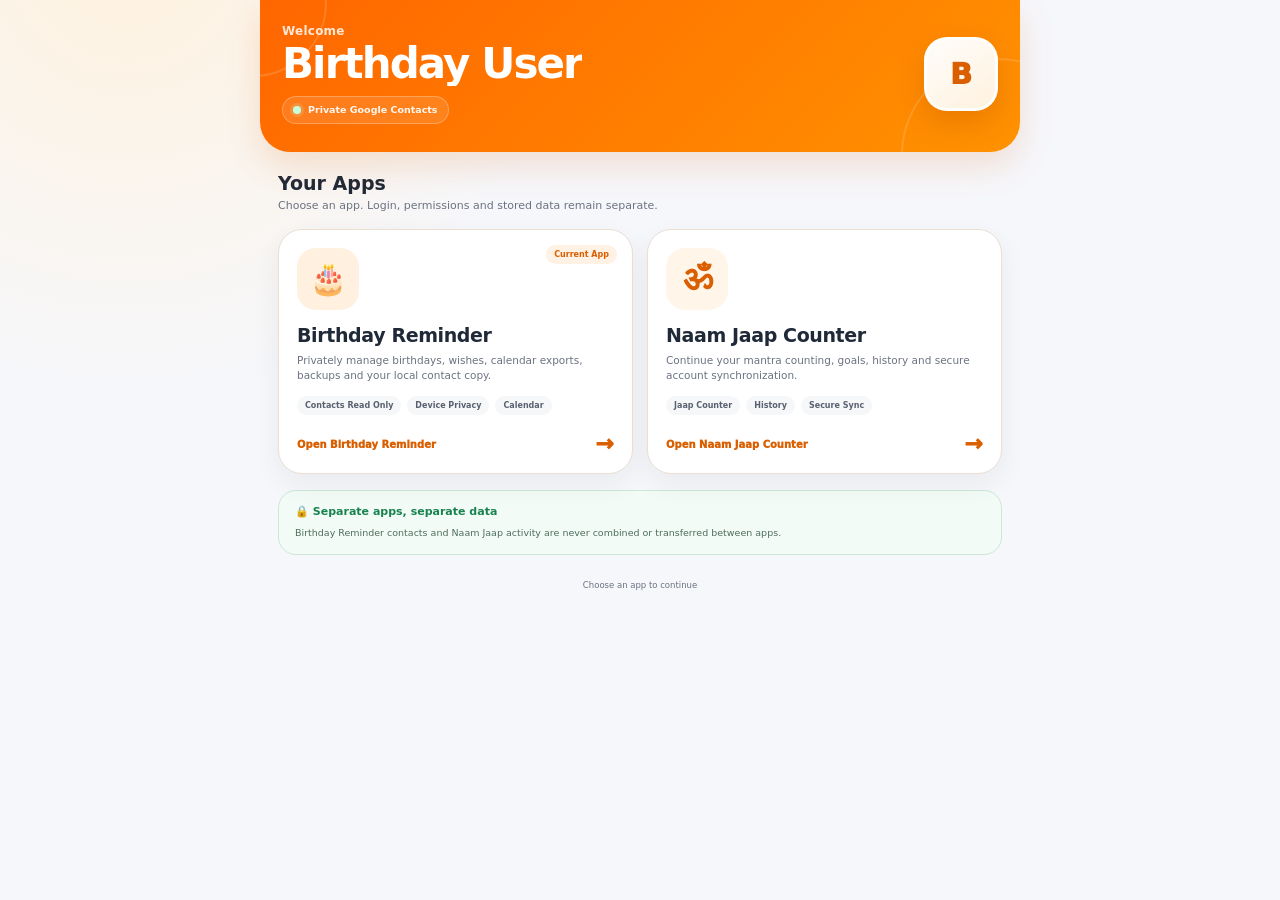
<file: index.html>
<!doctype html>
<html lang="en">
<head>
  <meta charset="utf-8">
  <meta
    name="viewport"
    content="width=device-width, initial-scale=1"
  >
  <meta
    name="referrer"
    content="no-referrer"
  >
  <meta
    http-equiv="Permissions-Policy"
    content="camera=(), microphone=(), geolocation=(), payment=(), usb=()"
  >
  <meta
    name="app-build"
    content="privacy-first-device-v5.3.3-embedded-app-suite"
  >
  <title>Birthday Reminder — Privacy First</title>

  <meta name="theme-color" content="#ff7a00">
  <meta name="mobile-web-app-capable" content="yes">
  <meta name="apple-mobile-web-app-capable" content="yes">
  <meta name="apple-mobile-web-app-status-bar-style" content="black-translucent">
  <meta name="apple-mobile-web-app-title" content="Birthday Reminder">

  <link rel="manifest" href="./manifest.webmanifest">
  <link rel="stylesheet" href="embedded-suite.css?v=531">
  <script src="embedded-suite.js?v=533" defer></script>
  <link rel="icon" href="./icon-192.png" sizes="192x192">
  <link rel="apple-touch-icon" href="./icon-192.png">

  <script
    src="https://accounts.google.com/gsi/client"
    async
    defer
  ></script>

  <style>
    :root {
      color-scheme: light;
      --navy: #123a6b;
      --navy-2: #0b2b54;
      --blue: #2d6cdf;
      --blue-soft: #eaf2ff;
      --green: #147a52;
      --green-soft: #e8f8f1;
      --amber: #a85c00;
      --amber-soft: #fff4df;
      --red: #b42318;
      --red-soft: #fff0ee;
      --text: #15243a;
      --muted: #6d7d91;
      --line: #dbe4ef;
      --surface: #ffffff;
      --page: #f4f7fb;
      --shadow: 0 14px 38px rgba(18, 58, 107, .10);
    }

    * {
      box-sizing: border-box;
    }

    html {
      min-height: 100%;
      background: var(--page);
    }

    body {
      min-height: 100vh;
      margin: 0;
      background:
        radial-gradient(circle at top right, #eaf2ff 0, transparent 34%),
        var(--page);
      color: var(--text);
      font-family:
        Inter,
        ui-sans-serif,
        system-ui,
        -apple-system,
        BlinkMacSystemFont,
        "Segoe UI",
        sans-serif;
    }

    button,
    input,
    select {
      font: inherit;
    }

    button {
      cursor: pointer;
    }

    .hidden {
      display: none !important;
    }

    .login-page {
      display: grid;
      min-height: 100vh;
      place-items: center;
      padding: 24px;
    }

    .login-card {
      width: min(620px, 100%);
      padding: 32px;
      border: 1px solid var(--line);
      border-radius: 26px;
      background: rgba(255, 255, 255, .96);
      box-shadow: var(--shadow);
    }

    .brand {
      display: flex;
      align-items: center;
      gap: 14px;
    }

    .brand-mark {
      display: grid;
      width: 58px;
      height: 58px;
      place-items: center;
      border-radius: 18px;
      background: var(--navy);
      color: white;
      font-size: 27px;
    }

    .brand h1 {
      margin: 0;
      font-size: clamp(25px, 4vw, 38px);
    }

    .brand p {
      margin: 4px 0 0;
      color: var(--muted);
    }

    .privacy-box {
      margin: 24px 0;
      padding: 18px;
      border: 1px solid #bce8d5;
      border-radius: 18px;
      background: var(--green-soft);
    }

    .privacy-box strong {
      display: block;
      margin-bottom: 8px;
      color: var(--green);
    }

    .privacy-box p {
      margin: 6px 0;
      color: #365a4b;
      font-size: 13px;
      line-height: 1.55;
    }

    .primary-button,
    .secondary-button,
    .danger-button {
      min-height: 44px;
      border: 0;
      border-radius: 12px;
      padding: 0 16px;
      font-weight: 800;
    }

    .primary-button {
      width: 100%;
      background: var(--navy);
      color: white;
    }

    .primary-button:hover {
      background: var(--navy-2);
    }

    .secondary-button {
      border: 1px solid var(--line);
      background: var(--surface);
      color: var(--navy);
    }

    .danger-button {
      background: var(--red-soft);
      color: var(--red);
    }

    .status-line {
      min-height: 22px;
      margin: 12px 0 0;
      color: var(--muted);
      font-size: 12px;
      text-align: center;
    }

    .app-shell {
      display: grid;
      min-height: 100vh;
      grid-template-columns: 250px 1fr;
    }

    .sidebar {
      display: flex;
      min-height: 100vh;
      flex-direction: column;
      padding: 22px 16px;
      background: var(--navy);
      color: white;
    }

    .sidebar-brand {
      display: flex;
      align-items: center;
      gap: 10px;
      padding: 4px 8px 22px;
    }

    .sidebar-brand .brand-mark {
      width: 43px;
      height: 43px;
      border: 1px solid rgba(255, 255, 255, .2);
      background: rgba(255, 255, 255, .12);
      font-size: 20px;
    }

    .sidebar-brand strong,
    .sidebar-brand small {
      display: block;
    }

    .sidebar-brand small {
      margin-top: 2px;
      color: rgba(255, 255, 255, .68);
      font-size: 10px;
    }

    .nav {
      display: grid;
      gap: 7px;
    }

    .nav-button {
      min-height: 44px;
      border: 0;
      border-radius: 12px;
      padding: 0 13px;
      background: transparent;
      color: rgba(255, 255, 255, .75);
      font-weight: 750;
      text-align: left;
    }

    .nav-button:hover,
    .nav-button.active {
      background: rgba(255, 255, 255, .13);
      color: white;
    }

    .sidebar-footer {
      margin-top: auto;
      padding: 18px 8px 0;
    }

    .privacy-badge {
      margin-bottom: 12px;
      padding: 12px;
      border: 1px solid rgba(255, 255, 255, .18);
      border-radius: 13px;
      background: rgba(255, 255, 255, .08);
      font-size: 11px;
      line-height: 1.5;
    }

    .privacy-badge strong {
      display: block;
      color: #a8f0ce;
    }

    .sidebar .danger-button {
      width: 100%;
    }

    .main-area {
      min-width: 0;
    }

    .topbar {
      position: sticky;
      z-index: 5;
      top: 0;
      display: flex;
      min-height: 72px;
      align-items: center;
      justify-content: space-between;
      gap: 14px;
      padding: 12px 24px;
      border-bottom: 1px solid var(--line);
      background: rgba(244, 247, 251, .92);
      backdrop-filter: blur(10px);
    }

    .topbar h2 {
      margin: 0;
      font-size: 22px;
    }

    .topbar-actions {
      display: flex;
      gap: 9px;
    }

    .content {
      padding: 24px;
    }

    .view {
      display: none;
    }

    .view.active {
      display: block;
    }

    .notice {
      margin-bottom: 14px;
      padding: 12px 15px;
      border: 1px solid #bce8d5;
      border-radius: 14px;
      background: var(--green-soft);
      color: #315d4b;
      font-size: 12px;
      line-height: 1.5;
    }

    .cards {
      display: grid;
      grid-template-columns: repeat(4, minmax(0, 1fr));
      gap: 13px;
      margin-bottom: 16px;
    }

    .stat-card {
      padding: 18px;
      border: 1px solid var(--line);
      border-radius: 17px;
      background: var(--surface);
      box-shadow: 0 7px 22px rgba(18, 58, 107, .045);
    }

    .stat-card span {
      display: block;
      margin-bottom: 7px;
      color: var(--muted);
      font-size: 11px;
      font-weight: 800;
    }

    .stat-card strong {
      font-size: 27px;
    }

    .panel {
      margin-bottom: 14px;
      padding: 18px;
      border: 1px solid var(--line);
      border-radius: 18px;
      background: var(--surface);
    }

    .panel-heading,
    .toolbar {
      display: flex;
      align-items: center;
      justify-content: space-between;
      gap: 14px;
      margin-bottom: 14px;
    }

    .panel-heading h3,
    .toolbar h3 {
      margin: 0;
    }

    .toolbar-controls {
      display: flex;
      gap: 9px;
    }

    input,
    select {
      min-height: 42px;
      border: 1px solid var(--line);
      border-radius: 11px;
      padding: 0 12px;
      outline: none;
      background: white;
      color: var(--text);
    }

    input:focus,
    select:focus {
      border-color: var(--blue);
      box-shadow: 0 0 0 3px rgba(45, 108, 223, .12);
    }

    .contact-list,
    .birthday-list {
      display: grid;
      gap: 9px;
    }

    .contact-row {
      display: grid;
      grid-template-columns:
        minmax(185px, 1.25fr)
        minmax(110px, .6fr)
        minmax(210px, 1.1fr)
        minmax(145px, .75fr)
        auto;
      align-items: center;
      gap: 14px;
      padding: 13px 14px;
      border: 1px solid var(--line);
      border-radius: 14px;
      background: #fff;
    }

    .person {
      display: flex;
      min-width: 0;
      align-items: center;
      gap: 10px;
    }

    .avatar {
      display: grid;
      width: 39px;
      height: 39px;
      flex: 0 0 auto;
      place-items: center;
      border-radius: 13px;
      background: var(--navy);
      color: white;
      font-weight: 850;
    }

    .person-text {
      min-width: 0;
    }

    .person-text strong,
    .person-text small {
      display: block;
      overflow: hidden;
      text-overflow: ellipsis;
      white-space: nowrap;
    }

    .person-text small,
    .field-label {
      color: var(--muted);
      font-size: 10px;
    }

    .field-value {
      display: block;
      overflow: hidden;
      margin-bottom: 2px;
      font-size: 12px;
      font-weight: 800;
      text-overflow: ellipsis;
      white-space: nowrap;
    }

    .phone-stack {
      display: grid;
      gap: 5px;
    }

    .phone-pill {
      display: inline-flex;
      width: fit-content;
      max-width: 100%;
      padding: 5px 8px;
      border-radius: 999px;
      background: var(--blue-soft);
      color: var(--navy);
      font-size: 10px;
      font-weight: 800;
    }

    .phone-pill.wa {
      background: var(--green-soft);
      color: var(--green);
    }

    .wa-link {
      display: grid;
      width: 38px;
      height: 38px;
      place-items: center;
      border-radius: 11px;
      background: var(--green-soft);
      color: var(--green);
      font-size: 11px;
      font-weight: 900;
      text-decoration: none;
    }

    .empty {
      padding: 28px 15px;
      border: 1px dashed var(--line);
      border-radius: 14px;
      color: var(--muted);
      text-align: center;
    }

    .yearly-grid {
      display: grid;
      grid-template-columns: repeat(2, minmax(0, 1fr));
      gap: 12px;
    }

    .month-card {
      overflow: hidden;
      border: 1px solid var(--line);
      border-radius: 16px;
      background: white;
    }

    .month-heading {
      display: flex;
      align-items: center;
      justify-content: space-between;
      padding: 12px 14px;
      background: var(--blue-soft);
    }

    .month-heading h3 {
      margin: 0;
      font-size: 15px;
    }

    .month-count {
      display: grid;
      min-width: 28px;
      height: 28px;
      place-items: center;
      border-radius: 999px;
      padding: 0 7px;
      background: var(--navy);
      color: white;
      font-size: 10px;
      font-weight: 850;
    }

    .month-row {
      display: grid;
      grid-template-columns: minmax(145px, 1fr) 115px 80px;
      align-items: center;
      gap: 10px;
      padding: 10px 13px;
      border-top: 1px solid var(--line);
    }

    .privacy-grid {
      display: grid;
      grid-template-columns: repeat(2, minmax(0, 1fr));
      gap: 13px;
    }

    .privacy-card {
      padding: 18px;
      border: 1px solid var(--line);
      border-radius: 17px;
      background: white;
    }

    .privacy-card h3 {
      margin: 0 0 9px;
    }

    .privacy-card p {
      margin: 6px 0;
      color: var(--muted);
      font-size: 13px;
      line-height: 1.55;
    }

    .toast {
      position: fixed;
      z-index: 20;
      right: 18px;
      bottom: 18px;
      max-width: min(420px, calc(100vw - 36px));
      padding: 13px 15px;
      border-radius: 13px;
      background: var(--navy);
      color: white;
      box-shadow: var(--shadow);
      font-size: 12px;
    }

    .toast.error {
      background: var(--red);
    }

    @media (max-width: 1050px) {
      .cards {
        grid-template-columns: repeat(2, minmax(0, 1fr));
      }

      .contact-row {
        grid-template-columns:
          minmax(170px, 1.2fr)
          105px
          minmax(180px, 1fr)
          minmax(130px, .75fr);
      }

      .contact-row .wa-link {
        grid-column: 1 / -1;
        justify-self: end;
      }
    }

    @media (max-width: 820px) {
      .app-shell {
        grid-template-columns: 1fr;
      }

      .sidebar {
        min-height: auto;
      }

      .nav {
        grid-template-columns: repeat(5, minmax(0, 1fr));
      }

      .nav-button {
        padding: 0 7px;
        font-size: 11px;
        text-align: center;
      }

      .sidebar-footer {
        display: grid;
        grid-template-columns: 1fr auto;
        align-items: center;
        gap: 10px;
      }

      .privacy-badge {
        margin: 0;
      }

      .content {
        padding: 16px;
      }

      .yearly-grid,
      .privacy-grid {
        grid-template-columns: 1fr;
      }
    }

    @media (max-width: 650px) {
      .topbar,
      .toolbar,
      .panel-heading {
        align-items: stretch;
        flex-direction: column;
      }

      .topbar-actions,
      .toolbar-controls {
        display: grid;
        grid-template-columns: 1fr;
      }

      .cards {
        grid-template-columns: 1fr 1fr;
      }

      .contact-row {
        grid-template-columns: 1fr 1fr;
      }

      .contact-row .person {
        grid-column: 1 / -1;
      }

      .contact-row .wa-link {
        grid-column: auto;
      }

      .nav {
        grid-template-columns: repeat(2, minmax(0, 1fr));
      }
    }

    @media print {
      .sidebar,
      .topbar,
      .notice,
      .toolbar,
      .toast {
        display: none !important;
      }

      .app-shell,
      .main-area,
      .content {
        display: block;
        margin: 0;
        padding: 0;
      }

      .view {
        display: none !important;
      }

      #yearlyView.active {
        display: block !important;
      }

      .yearly-grid {
        grid-template-columns: 1fr 1fr;
        gap: 8px;
      }

      .month-card {
        break-inside: avoid;
        border-color: #aaa;
      }
    }


    .topbar-title-group {
      display: flex;
      align-items: center;
      gap: 10px;
      min-width: 0;
    }

    .mobile-menu-button {
      display: none;
      width: 40px;
      height: 40px;
      flex: 0 0 auto;
      border: 1px solid var(--line);
      border-radius: 11px;
      background: var(--surface);
      color: var(--navy);
      font-size: 20px;
      font-weight: 900;
    }

    .sidebar-overlay {
      display: none;
    }

    body.mobile-menu-open {
      overflow: hidden;
    }

    @media (max-width: 820px) {
      .app-shell {
        display: block;
      }

      .sidebar {
        position: fixed;
        z-index: 40;
        top: 0;
        left: 0;
        width: min(290px, 86vw);
        height: 100dvh;
        min-height: 0;
        padding: 16px 13px;
        overflow-y: auto;
        transform: translateX(-105%);
        transition: transform .22s ease;
        box-shadow: 18px 0 38px rgba(7, 29, 58, .20);
      }

      body.mobile-menu-open .sidebar {
        transform: translateX(0);
      }

      .sidebar-overlay {
        position: fixed;
        z-index: 35;
        inset: 0;
        display: block;
        border: 0;
        background: rgba(7, 24, 47, .42);
        opacity: 0;
        pointer-events: none;
        transition: opacity .22s ease;
      }

      body.mobile-menu-open .sidebar-overlay {
        opacity: 1;
        pointer-events: auto;
      }

      .sidebar-brand {
        padding: 2px 6px 14px;
      }

      .nav {
        display: grid;
        grid-template-columns: 1fr;
        gap: 6px;
      }

      .nav-button {
        min-height: 42px;
        padding: 0 12px;
        font-size: 12px;
        text-align: left;
      }

      .sidebar-footer {
        display: block;
        margin-top: 20px;
        padding: 12px 6px 0;
      }

      .privacy-badge {
        margin-bottom: 10px;
      }

      .topbar {
        min-height: 58px;
        padding: 8px 12px;
      }

      .topbar h2 {
        overflow: hidden;
        font-size: 18px;
        text-overflow: ellipsis;
        white-space: nowrap;
      }

      .mobile-menu-button {
        display: inline-grid;
        place-items: center;
      }

      .topbar-actions {
        margin-left: auto;
      }

      .topbar-actions .secondary-button {
        min-height: 40px;
        padding: 0 11px;
        font-size: 11px;
      }

      .content {
        padding: 12px;
      }

      .notice {
        margin-bottom: 10px;
        padding: 10px 12px;
        font-size: 11px;
      }

      .panel {
        padding: 13px;
        border-radius: 15px;
      }

      .cards {
        gap: 9px;
        margin-bottom: 11px;
      }

      .stat-card {
        padding: 13px;
        border-radius: 14px;
      }

      .stat-card strong {
        font-size: 23px;
      }

      .yearly-grid,
      .privacy-grid {
        grid-template-columns: 1fr;
      }
    }

    @media (max-width: 520px) {
      .topbar {
        align-items: center;
        gap: 7px;
      }

      .topbar-actions .secondary-button {
        max-width: 132px;
        overflow: hidden;
        text-overflow: ellipsis;
        white-space: nowrap;
      }

      .cards {
        grid-template-columns: 1fr 1fr;
      }

      .contact-row {
        grid-template-columns: 1fr;
      }

      .contact-row .person,
      .contact-row .wa-link {
        grid-column: auto;
      }

      .toolbar-controls {
        width: 100%;
      }

      input,
      select {
        width: 100%;
      }
    }

    .sync-label-mobile {
      display: none;
    }

    @media (max-width: 650px) {
      .topbar {
        flex-direction: row;
        align-items: center;
        min-height: 56px;
        padding: 7px 10px;
      }

      .topbar-title-group {
        flex: 1 1 auto;
        min-width: 0;
      }

      .topbar-actions {
        display: flex;
        flex: 0 0 auto;
        margin-left: 6px;
      }

      .sync-button {
        width: auto;
        min-height: 38px !important;
        padding: 0 10px !important;
        border-radius: 10px;
      }

      .sync-label-desktop {
        display: none;
      }

      .sync-label-mobile {
        display: inline;
      }

      .mobile-menu-button {
        width: 38px;
        height: 38px;
      }

      .topbar h2 {
        max-width: 42vw;
        font-size: 17px;
      }

      #dashboardView > .panel:first-child {
        padding: 12px 14px;
      }

      #dashboardView > .panel:first-child .panel-heading {
        margin-bottom: 0;
      }

      #dashboardView > .panel:first-child .field-label:last-child {
        display: none;
      }

      #dashboardWelcome {
        margin-top: 2px;
        font-size: 18px;
      }

      #dashboardView .panel:last-child {
        padding: 12px;
      }

      #dashboardView .panel:last-child .panel-heading {
        margin-bottom: 9px;
      }

      #dashboardView .panel:last-child .panel-heading h3 {
        font-size: 18px;
      }

      #lastSyncText {
        font-size: 9px;
      }

      #upcomingList {
        gap: 7px;
      }

      #upcomingList .contact-row {
        grid-template-columns: 42px minmax(0, 1fr) auto;
        grid-template-areas:
          "avatar person action"
          "avatar meta action";
        align-items: center;
        gap: 4px 10px;
        padding: 10px 11px;
        border-radius: 13px;
      }

      #upcomingList .contact-row .person {
        display: contents;
      }

      #upcomingList .contact-row .avatar {
        grid-area: avatar;
        width: 40px;
        height: 40px;
        border-radius: 12px;
        align-self: center;
      }

      #upcomingList .contact-row .person-text {
        grid-area: person;
      }

      #upcomingList .contact-row .person-text strong {
        font-size: 13px;
      }

      #upcomingList .contact-row .person-text small {
        margin-top: 1px;
        font-size: 10px;
      }

      #upcomingList .contact-row > div:nth-of-type(2) {
        display: none;
      }

      #upcomingList .contact-row > div:nth-of-type(3) {
        grid-area: meta;
        justify-self: start;
      }

      #upcomingList .contact-row > div:nth-of-type(3) .field-value {
        display: inline;
        margin: 0;
        font-size: 11px;
      }

      #upcomingList .contact-row > div:nth-of-type(3) .field-label {
        display: none;
      }

      #upcomingList .contact-row > div:nth-of-type(4) {
        display: none;
      }

      #upcomingList .contact-row .wa-link {
        grid-area: action;
        width: 36px;
        height: 36px;
        align-self: center;
        justify-self: end;
      }
    }

    @media (max-width: 380px) {
      .topbar h2 {
        max-width: 34vw;
      }

      .sync-button {
        padding: 0 8px !important;
      }
    }


    .top-sync-status {
      max-width: 180px;
      color: var(--muted);
      font-size: 10px;
      font-weight: 750;
      line-height: 1.25;
      text-align: right;
    }

    .clickable-stat {
      position: relative;
      cursor: pointer;
      transition:
        transform .16s ease,
        border-color .16s ease,
        box-shadow .16s ease;
    }

    .clickable-stat:hover,
    .clickable-stat:focus-visible {
      transform: translateY(-2px);
      border-color: #b8cae2;
      box-shadow: 0 10px 28px rgba(18, 58, 107, .09);
      outline: none;
    }

    .clickable-stat small {
      display: block;
      margin-top: 8px;
      color: var(--blue);
      font-size: 10px;
      font-weight: 850;
    }

    .attention-stat {
      border-color: #f0d3a4;
      background:
        linear-gradient(180deg, #fffaf1, #fff);
    }

    .avatar {
      background: var(--avatar-bg, var(--navy));
    }

    .avatar-tone-0 { --avatar-bg: #174f86; }
    .avatar-tone-1 { --avatar-bg: #8054a6; }
    .avatar-tone-2 { --avatar-bg: #167a68; }
    .avatar-tone-3 { --avatar-bg: #b2612b; }
    .avatar-tone-4 { --avatar-bg: #9b3f63; }
    .avatar-tone-5 { --avatar-bg: #4569a8; }
    .avatar-tone-6 { --avatar-bg: #5e7633; }
    .avatar-tone-7 { --avatar-bg: #8b5340; }

    .quick-actions {
      grid-column: 1 / -1;
      display: flex;
      flex-wrap: wrap;
      gap: 6px;
      padding-top: 2px;
    }

    .quick-action {
      display: inline-flex;
      min-height: 30px;
      align-items: center;
      gap: 5px;
      border: 1px solid var(--line);
      border-radius: 999px;
      padding: 0 10px;
      background: #fff;
      color: var(--navy);
      font-size: 10px;
      font-weight: 800;
      text-decoration: none;
    }

    .quick-action:hover {
      border-color: #b9cbe2;
      background: var(--blue-soft);
    }

    .quick-action.whatsapp {
      border-color: #bfe6d5;
      background: var(--green-soft);
      color: var(--green);
    }

    .quick-action.ask {
      border-color: #efd7ac;
      background: var(--amber-soft);
      color: var(--amber);
    }

    .contact-result-count {
      margin: 0 0 10px;
      color: var(--muted);
      font-size: 11px;
      font-weight: 750;
    }

    @media (max-width: 650px) {
      .top-sync-status {
        display: none;
      }

      .clickable-stat small {
        margin-top: 5px;
        font-size: 9px;
      }

      .quick-actions {
        gap: 5px;
      }

      .quick-action {
        min-height: 28px;
        padding: 0 8px;
        font-size: 9px;
      }

      #contactList .contact-row {
        padding-bottom: 10px;
      }
    }


    .sync-button {
      display: inline-flex;
      align-items: center;
      justify-content: center;
      gap: 7px;
    }

    .sync-spinner {
      display: none;
      width: 14px;
      height: 14px;
      flex: 0 0 auto;
      border: 2px solid currentColor;
      border-right-color: transparent;
      border-radius: 50%;
      animation: sync-spin .7s linear infinite;
    }

    .sync-button.is-loading .sync-spinner {
      display: inline-block;
    }

    @keyframes sync-spin {
      to {
        transform: rotate(360deg);
      }
    }

    .top-sync-status {
      display: inline-flex;
      align-items: center;
      justify-content: flex-end;
      gap: 6px;
    }

    .sync-status-dot {
      width: 9px;
      height: 9px;
      flex: 0 0 auto;
      border-radius: 50%;
      box-shadow: 0 0 0 2px rgba(0, 0, 0, .035);
    }

    .sync-status-dot.never {
      background: #df2b2b;
    }

    .sync-status-dot.synced {
      background: #1aaa55;
    }

    .onboarding-card {
      display: flex;
      align-items: center;
      justify-content: space-between;
      gap: 16px;
      margin-bottom: 13px;
      padding: 15px 17px;
      border: 1px solid #c8d9ee;
      border-radius: 16px;
      background:
        linear-gradient(
          135deg,
          #f7fbff,
          #eef5ff
        );
      box-shadow: 0 6px 18px rgba(18, 58, 107, .035);
    }

    .onboarding-card.hidden {
      display: none;
    }

    .onboarding-card strong,
    .onboarding-card span {
      display: block;
    }

    .onboarding-card strong {
      margin-bottom: 4px;
      color: var(--navy);
      font-size: 14px;
    }

    .onboarding-card span {
      color: var(--muted);
      font-size: 11px;
      line-height: 1.45;
    }

    .onboarding-card .secondary-button {
      flex: 0 0 auto;
      min-width: 105px;
    }

    @media (max-width: 650px) {
      .onboarding-card {
        align-items: stretch;
        flex-direction: column;
        gap: 10px;
        padding: 13px;
      }

      .onboarding-card .secondary-button {
        width: 100%;
      }
    }

    @media (prefers-reduced-motion: reduce) {
      .sync-spinner {
        animation-duration: 1.6s;
      }
    }


    :root {
      --orange: #ff7a00;
      --orange-deep: #d95f00;
      --orange-soft: #fff1e2;
      --orange-border: #f5c58e;
      --warm-page: #f6f7fb;
    }

    body {
      background:
        radial-gradient(circle at top, #fff8f1 0, transparent 26%),
        var(--warm-page);
    }

    .orange-app-header {
      min-height: 104px;
      padding: 18px 24px;
      border-bottom: 0;
      background: linear-gradient(135deg, #ff7200 0%, #ff8a00 100%);
      color: white;
      box-shadow: 0 8px 26px rgba(235, 103, 0, .18);
    }

    .orange-app-header .topbar-title-group {
      gap: 13px;
    }

    .orange-brand-mark {
      display: grid;
      width: 52px;
      height: 52px;
      place-items: center;
      border: 2px solid rgba(255, 255, 255, .82);
      border-radius: 17px;
      background: rgba(255, 255, 255, .12);
      font-size: 24px;
    }

    .orange-brand-copy h1 {
      margin: 0;
      color: white;
      font-size: 24px;
      line-height: 1.1;
    }

    .orange-brand-copy p {
      margin: 5px 0 0;
      color: rgba(255, 255, 255, .82);
      font-size: 12px;
    }

    .orange-app-header .top-sync-status {
      color: rgba(255, 255, 255, .88);
    }

    .orange-app-header .sync-button {
      border-color: rgba(255, 255, 255, .7);
      background: rgba(255, 255, 255, .96);
      color: var(--orange-deep);
    }

    .top-profile-circle {
      display: grid;
      width: 46px;
      height: 46px;
      place-items: center;
      border: 2px solid rgba(255, 255, 255, .82);
      border-radius: 50%;
      background: rgba(255, 255, 255, .16);
      color: white;
      font-size: 18px;
      font-weight: 900;
    }

    .content {
      max-width: 1360px;
      margin: 0 auto;
    }

    .notice {
      border-color: #b9e5ce;
      background: #eaf9f1;
    }

    .mobile-dashboard-intro {
      display: grid;
      grid-template-columns: minmax(260px, .75fr) minmax(360px, 1.25fr);
      gap: 16px;
      margin-bottom: 16px;
    }

    .date-time-card,
    .birthday-focus-card {
      border: 1px solid #eadfcf;
      border-radius: 24px;
      background: white;
      box-shadow: 0 12px 30px rgba(42, 54, 71, .06);
    }

    .date-time-card {
      display: flex;
      align-items: center;
      gap: 18px;
      min-height: 164px;
      padding: 24px;
    }

    .date-time-icon {
      display: grid;
      width: 72px;
      height: 72px;
      flex: 0 0 auto;
      place-items: center;
      border-radius: 22px;
      background: var(--orange-soft);
      color: var(--orange-deep);
      font-size: 34px;
    }

    .today-date-label {
      color: var(--muted);
      font-size: 15px;
      font-weight: 800;
    }

    .live-clock {
      margin-top: 4px;
      color: #21252d;
      font-size: clamp(30px, 4.2vw, 46px);
      font-weight: 900;
      letter-spacing: -.8px;
      line-height: 1.05;
    }

    .timezone-label {
      margin-top: 9px;
      color: var(--muted);
      font-size: 12px;
    }

    .birthday-focus-card {
      position: relative;
      min-height: 330px;
      padding: 26px 28px 28px;
      text-align: center;
      overflow: hidden;
    }

    .birthday-focus-card::before {
      position: absolute;
      inset: 0 0 auto;
      height: 4px;
      background: linear-gradient(90deg, #ff6e00, #ff9d27);
      content: "";
    }

    .focus-eyebrow {
      margin-bottom: 8px;
      color: var(--muted);
      font-size: 12px;
      font-weight: 900;
      letter-spacing: 1.2px;
    }

    .focus-name {
      min-height: 42px;
      color: var(--orange-deep);
      font-size: clamp(24px, 3.2vw, 34px);
      font-weight: 900;
    }

    .focus-select-label {
      margin: 20px 0 8px;
      color: var(--muted);
      font-size: 12px;
      font-weight: 800;
      text-align: left;
    }

    .focus-person-box {
      display: flex;
      align-items: center;
      gap: 12px;
      padding: 13px 15px;
      border: 1px solid var(--orange-border);
      border-radius: 16px;
      background: #fffaf6;
      text-align: left;
    }

    .focus-avatar {
      display: grid;
      width: 44px;
      height: 44px;
      flex: 0 0 auto;
      place-items: center;
      border-radius: 13px;
      background: var(--orange-soft);
      color: var(--orange-deep);
      font-weight: 900;
    }

    .focus-person-copy strong,
    .focus-person-copy span {
      display: block;
    }

    .focus-person-copy strong {
      color: var(--text);
      font-size: 13px;
    }

    .focus-person-copy span {
      margin-top: 3px;
      color: var(--muted);
      font-size: 11px;
    }

    .focus-days-count {
      margin-top: 14px;
      color: #292c33;
      font-size: clamp(58px, 8vw, 88px);
      font-weight: 900;
      line-height: .95;
    }

    .focus-days-label {
      margin-top: 7px;
      color: var(--muted);
      font-size: 12px;
      font-weight: 750;
    }

    .focus-action-button {
      display: flex;
      min-height: 58px;
      align-items: center;
      justify-content: center;
      margin-top: 18px;
      border-radius: 18px;
      background: linear-gradient(135deg, #ff7100, #ff8d00);
      color: white;
      font-size: 17px;
      font-weight: 900;
      text-decoration: none;
      box-shadow: 0 10px 22px rgba(255, 119, 0, .22);
    }

    .focus-action-button[aria-disabled="true"] {
      opacity: .55;
      pointer-events: none;
    }

    .stat-card {
      border-radius: 20px;
    }

    .panel {
      border-radius: 22px;
    }

    .clickable-stat small {
      color: var(--orange-deep);
    }

    .attention-stat {
      border-color: #f3c88c;
      background: linear-gradient(180deg, #fff7eb, #fff);
    }

    .mobile-bottom-nav {
      display: none;
    }

    @media (max-width: 820px) {
      body {
        padding-bottom: 78px;
      }

      .sidebar,
      .sidebar-overlay,
      .mobile-menu-button {
        display: none !important;
      }

      .app-shell {
        display: block;
      }

      .orange-app-header {
        position: relative;
        min-height: 126px;
        padding: 22px 18px 20px;
      }

      .orange-app-header .topbar-title-group {
        flex: 1 1 auto;
      }

      .orange-brand-mark {
        width: 48px;
        height: 48px;
        border-radius: 16px;
      }

      .orange-brand-copy h1 {
        font-size: 21px;
      }

      .orange-brand-copy p {
        font-size: 11px;
      }

      .orange-app-header .top-sync-status {
        display: none;
      }

      .orange-app-header .sync-button {
        position: absolute;
        right: 18px;
        bottom: 14px;
        min-height: 34px !important;
        padding: 0 10px !important;
        border-radius: 999px;
        font-size: 10px;
      }

      .top-profile-circle {
        width: 44px;
        height: 44px;
        font-size: 16px;
      }

      .content {
        padding: 16px 14px 18px;
      }

      .notice {
        margin: 0 0 14px;
        border-radius: 16px;
        font-size: 10px;
      }

      .mobile-dashboard-intro {
        display: block;
      }

      .date-time-card {
        min-height: 132px;
        margin-bottom: 14px;
        padding: 18px;
        border-radius: 22px;
      }

      .date-time-icon {
        width: 62px;
        height: 62px;
        border-radius: 19px;
        font-size: 28px;
      }

      .today-date-label {
        font-size: 13px;
      }

      .live-clock {
        font-size: 34px;
      }

      .birthday-focus-card {
        min-height: 0;
        margin-bottom: 14px;
        padding: 23px 18px 20px;
        border-radius: 24px;
      }

      .focus-name {
        font-size: 26px;
      }

      .focus-person-box {
        padding: 12px 13px;
      }

      .focus-days-count {
        font-size: 76px;
      }

      .focus-action-button {
        min-height: 58px;
        border-radius: 18px;
        font-size: 17px;
      }

      .cards {
        grid-template-columns: 1fr 1fr;
      }

      .mobile-bottom-nav {
        position: fixed;
        z-index: 60;
        right: 0;
        bottom: 0;
        left: 0;
        display: grid;
        grid-template-columns: repeat(5, minmax(0, 1fr));
        min-height: 70px;
        padding: 7px 6px calc(7px + env(safe-area-inset-bottom));
        border-top: 1px solid #e2e6ee;
        background: rgba(255, 255, 255, .97);
        box-shadow: 0 -8px 24px rgba(32, 46, 66, .08);
        backdrop-filter: blur(10px);
      }

      .bottom-nav-button {
        display: flex;
        min-width: 0;
        min-height: 52px;
        align-items: center;
        justify-content: center;
        flex-direction: column;
        gap: 3px;
        border: 0;
        border-radius: 13px;
        background: transparent;
        color: #6c7280;
        font-size: 9px;
        font-weight: 800;
      }

      .bottom-nav-button.active {
        color: var(--orange-deep);
      }

      .bottom-nav-icon {
        font-size: 19px;
        line-height: 1;
      }
    }

    @media (max-width: 430px) {
      .orange-brand-copy h1 {
        max-width: 180px;
        font-size: 19px;
      }

      .date-time-card {
        gap: 13px;
      }

      .live-clock {
        font-size: 31px;
      }

      .cards {
        gap: 9px;
      }

      .stat-card {
        padding: 13px;
      }

      .stat-card strong {
        font-size: 25px;
      }

      .bottom-nav-button {
        font-size: 8px;
      }
    }


    .install-button {
      white-space: nowrap;
    }

    .add-contact-button {
      color: var(--orange-deep);
      border-color: var(--orange-border);
    }

    .app-dialog {
      width: min(620px, calc(100vw - 28px));
      max-height: min(88vh, 760px);
      padding: 0;
      border: 0;
      border-radius: 24px;
      background: transparent;
      overflow: visible;
    }

    .app-dialog::backdrop {
      background: rgba(15, 29, 48, .48);
      backdrop-filter: blur(3px);
    }

    .dialog-card {
      max-height: min(88vh, 760px);
      padding: 22px;
      border: 1px solid #eadfcf;
      border-radius: 24px;
      background: white;
      box-shadow: 0 24px 70px rgba(20, 35, 55, .22);
      overflow-y: auto;
    }

    .dialog-heading {
      display: flex;
      align-items: flex-start;
      justify-content: space-between;
      gap: 14px;
      margin-bottom: 18px;
    }

    .dialog-heading h2 {
      margin: 3px 0 5px;
      font-size: 23px;
    }

    .dialog-heading p {
      margin: 0;
      color: var(--muted);
      font-size: 11px;
      line-height: 1.5;
    }

    .dialog-eyebrow {
      color: var(--orange-deep);
      font-size: 9px;
      font-weight: 900;
      letter-spacing: 1.2px;
    }

    .dialog-close {
      display: grid;
      width: 38px;
      height: 38px;
      flex: 0 0 auto;
      place-items: center;
      border: 1px solid var(--line);
      border-radius: 12px;
      background: white;
      color: var(--text);
      font-size: 24px;
      line-height: 1;
    }

    .dialog-grid {
      display: grid;
      grid-template-columns: 1fr 1fr;
      gap: 13px;
    }

    .dialog-grid label,
    .wish-message-label {
      display: grid;
      gap: 6px;
      color: var(--muted);
      font-size: 10px;
      font-weight: 800;
    }

    .dialog-grid input,
    .dialog-grid select,
    .wish-message-label textarea {
      width: 100%;
    }

    .wish-message-label textarea {
      min-height: 100px;
      border: 1px solid var(--line);
      border-radius: 12px;
      padding: 11px 12px;
      resize: vertical;
      color: var(--text);
      font: inherit;
      outline: none;
    }

    .wish-message-label textarea:focus {
      border-color: var(--orange);
      box-shadow: 0 0 0 3px rgba(255, 122, 0, .12);
    }

    .dialog-full {
      grid-column: 1 / -1;
    }

    .dialog-actions {
      display: flex;
      justify-content: flex-end;
      gap: 9px;
      margin-top: 18px;
    }

    .orange-action-button {
      min-height: 44px;
      border: 0;
      border-radius: 12px;
      padding: 0 17px;
      background: linear-gradient(135deg, #ff7100, #ff8d00);
      color: white;
      font-weight: 900;
      cursor: pointer;
    }

    .wish-image-zone {
      display: flex;
      align-items: center;
      justify-content: space-between;
      gap: 12px;
      margin-top: 15px;
      padding: 13px;
      border: 1px dashed var(--orange-border);
      border-radius: 14px;
      background: #fffaf6;
    }

    .wish-upload-button {
      display: inline-flex;
      min-height: 40px;
      align-items: center;
      border-radius: 11px;
      padding: 0 13px;
      background: var(--orange-soft);
      color: var(--orange-deep);
      font-size: 11px;
      font-weight: 900;
      cursor: pointer;
    }

    #wishImageStatus {
      color: var(--muted);
      font-size: 10px;
      text-align: right;
    }

    .wish-preview-wrap {
      display: grid;
      gap: 8px;
      margin-top: 12px;
    }

    .wish-preview-wrap img {
      width: 100%;
      max-height: 300px;
      object-fit: contain;
      border: 1px solid var(--line);
      border-radius: 15px;
      background: #f5f5f5;
    }

    .remove-image-button {
      justify-self: end;
      border: 0;
      background: transparent;
      color: var(--red);
      font-size: 10px;
      font-weight: 850;
      cursor: pointer;
    }

    .dialog-footnote {
      margin: 10px 0 0;
      color: var(--muted);
      font-size: 9px;
      line-height: 1.5;
      text-align: center;
    }

    .wish-open-button {
      font: inherit;
      cursor: pointer;
    }

    @media (max-width: 820px) {
      .orange-app-header .install-button {
        position: absolute;
        left: 18px;
        bottom: 14px;
        min-height: 34px;
        padding: 0 10px;
        border-radius: 999px;
        font-size: 10px;
      }

      .orange-app-header .sync-button {
        right: 18px;
      }
    }

    @media (max-width: 620px) {
      .dialog-grid {
        grid-template-columns: 1fr;
      }

      .dialog-full {
        grid-column: auto;
      }

      .dialog-card {
        padding: 17px;
      }

      .dialog-actions {
        display: grid;
        grid-template-columns: 1fr 1fr;
      }

      .wish-actions {
        grid-template-columns: 1fr;
      }

      .wish-image-zone {
        align-items: stretch;
        flex-direction: column;
      }

      #wishImageStatus {
        text-align: left;
      }
    }


    .settings-card {
      display: grid;
      gap: 12px;
    }

    .settings-form {
      display: grid;
      gap: 11px;
    }

    .settings-form label {
      display: grid;
      gap: 6px;
      color: var(--muted);
      font-size: 10px;
      font-weight: 800;
    }

    .settings-form input {
      width: 100%;
    }

    .settings-toggle-row {
      display: flex;
      align-items: center;
      justify-content: space-between;
      gap: 16px;
      padding: 13px 0;
      border-bottom: 1px solid var(--line);
      cursor: pointer;
    }

    .settings-toggle-row:last-of-type {
      border-bottom: 0;
    }

    .settings-toggle-row strong,
    .settings-toggle-row span {
      display: block;
    }

    .settings-toggle-row strong {
      margin-bottom: 4px;
      color: var(--text);
      font-size: 12px;
    }

    .settings-toggle-row span {
      color: var(--muted);
      font-size: 10px;
      line-height: 1.5;
    }

    .settings-toggle-row input[type="checkbox"] {
      width: 20px;
      height: 20px;
      flex: 0 0 auto;
      accent-color: var(--orange);
    }

    .settings-device-actions {
      display: flex;
      justify-content: flex-end;
      padding-top: 4px;
    }

    .device-mode-pill {
      display: inline-flex;
      align-items: center;
      gap: 6px;
      margin-top: 4px;
      color: var(--orange-deep);
      font-size: 9px;
      font-weight: 850;
    }

    @media (max-width: 650px) {
      .settings-toggle-row {
        align-items: flex-start;
      }

      .settings-device-actions .danger-button {
        width: 100%;
      }
    }


    .login-install-button {
      width: 100%;
      margin-top: 10px;
      border-color: var(--orange-border);
      color: var(--orange-deep);
    }

    .app-shell.hidden + .mobile-bottom-nav {
      display: none !important;
    }

    .login-page:not(.hidden) ~ .mobile-bottom-nav {
      display: none !important;
    }

    @media (max-width: 820px) {
      .login-card {
        margin-bottom: 14px;
      }

      .login-install-button {
        min-height: 42px;
      }
    }


    .login-secondary-actions {
      display: grid;
      grid-template-columns: 1fr 1fr;
      gap: 9px;
      margin-top: 10px;
    }

    .login-secondary-actions .login-install-button {
      margin-top: 0;
    }

    @media (max-width: 820px) {
      .orange-app-header .install-button {
        display: none;
      }
    }

    @media (max-width: 520px) {
      .login-secondary-actions {
        grid-template-columns: 1fr;
      }
    }


    @media (max-width: 820px) {
      .orange-app-header {
        min-height: 112px;
        padding-bottom: 16px;
      }

      .orange-app-header .sync-button {
        right: 18px;
        bottom: 12px;
      }

      .top-profile-circle {
        align-self: flex-start;
      }
    }


    .quick-action.edit-contact-button {
      border-color: #f0cf9f;
      background: #fff7eb;
      color: var(--orange-deep);
    }

    .quick-action.restore-contact-button {
      border-color: #cbd7e8;
      background: #f7f9fc;
      color: var(--navy);
    }

    .edited-device-badge {
      display: inline-flex;
      width: fit-content;
      margin-top: 3px;
      border-radius: 999px;
      padding: 3px 7px;
      background: var(--orange-soft);
      color: var(--orange-deep);
      font-size: 8px;
      font-weight: 900;
    }



    .suite-ecosystem-strip {
      display: grid;
      grid-template-columns: 34px minmax(0, 1fr);
      align-items: center;
      gap: 10px;
      margin-bottom: 2px;
      border: 1px solid #f3d5b2;
      border-radius: 14px;
      padding: 10px 11px;
      background: linear-gradient(135deg, #fff8ef, #ffffff);
    }

    .suite-ecosystem-mark {
      display: grid;
      width: 34px;
      height: 34px;
      place-items: center;
      border-radius: 11px;
      background: linear-gradient(135deg, #ff7100, #ff8d00);
      color: #fff;
      font-weight: 950;
    }

    .suite-ecosystem-copy strong,
    .suite-ecosystem-copy small {
      display: block;
    }

    .suite-ecosystem-copy strong {
      color: var(--orange-deep);
      font-size: 11px;
    }

    .suite-ecosystem-copy small {
      margin-top: 2px;
      color: var(--muted);
      font-size: 8.5px;
      line-height: 1.35;
    }

    .related-app-card.suite-home-card {
      border-color: #efbb79;
      background: linear-gradient(135deg, #fff4e5, #ffffff);
    }

    .related-app-card.suite-home-card .related-app-copy strong::after {
      content: "Common Home";
      display: inline-flex;
      margin-left: 6px;
      border-radius: 999px;
      padding: 2px 5px;
      background: #ffe2bf;
      color: #a94c00;
      font-size: 6.5px;
      font-weight: 950;
      vertical-align: 1px;
    }

    .more-apps-card {
      gap: 10px;
    }

    .related-app-card {
      display: grid;
      grid-template-columns: 48px minmax(0, 1fr) auto;
      align-items: center;
      gap: 12px;
      padding: 13px;
      border: 1px solid #f1d1aa;
      border-radius: 16px;
      background: linear-gradient(135deg, #fff8ef, #fff);
      color: var(--text);
      text-decoration: none;
      transition:
        transform .15s ease,
        border-color .15s ease,
        box-shadow .15s ease;
    }

    .related-app-card:hover,
    .related-app-card:focus-visible {
      transform: translateY(-1px);
      border-color: #efb970;
      box-shadow: 0 8px 22px rgba(217, 95, 0, .08);
      outline: none;
    }

    .related-app-icon {
      display: grid;
      width: 48px;
      height: 48px;
      place-items: center;
      border-radius: 15px;
      background: linear-gradient(135deg, #ff7100, #ff8d00);
      color: white;
      font-size: 24px;
      font-weight: 900;
    }

    .related-app-copy {
      min-width: 0;
    }

    .related-app-copy strong,
    .related-app-copy span {
      display: block;
    }

    .related-app-copy strong {
      color: var(--orange-deep);
      font-size: 13px;
    }

    .related-app-copy span {
      margin-top: 3px;
      color: var(--muted);
      font-size: 10px;
    }

    .related-app-arrow {
      color: var(--orange-deep);
      font-size: 20px;
      font-weight: 900;
    }


    .top-profile-circle {
      overflow: hidden;
      background-position: center;
      background-repeat: no-repeat;
      background-size: cover;
    }

    .top-profile-circle.has-profile-photo {
      border-color: rgba(255, 255, 255, .95);
      background-color: white;
      color: transparent;
    }

    .profile-photo-editor {
      display: flex;
      align-items: center;
      gap: 14px;
      padding: 13px;
      border: 1px solid var(--line);
      border-radius: 16px;
      background: #fafbfd;
    }

    .settings-profile-photo {
      display: grid;
      width: 78px;
      height: 78px;
      flex: 0 0 auto;
      place-items: center;
      overflow: hidden;
      border: 3px solid white;
      border-radius: 50%;
      background:
        linear-gradient(
          135deg,
          #ff7100,
          #ff9b2c
        );
      background-position: center;
      background-repeat: no-repeat;
      background-size: cover;
      color: white;
      box-shadow: 0 6px 18px rgba(217, 95, 0, .18);
      font-size: 28px;
      font-weight: 900;
    }

    .settings-profile-photo.has-profile-photo {
      color: transparent;
    }

    .profile-photo-actions {
      display: flex;
      min-width: 0;
      flex-wrap: wrap;
      align-items: center;
      gap: 8px;
    }

    .profile-photo-upload {
      display: inline-flex;
      min-height: 40px;
      align-items: center;
      border-radius: 11px;
      padding: 0 12px;
      background: var(--orange-soft);
      color: var(--orange-deep);
      font-size: 10px;
      font-weight: 900;
      cursor: pointer;
    }

    .remove-profile-photo-button {
      min-height: 40px;
    }

    .profile-photo-actions small {
      width: 100%;
      color: var(--muted);
      font-size: 9px;
      line-height: 1.45;
    }

    @media (max-width: 480px) {
      .profile-photo-editor {
        align-items: flex-start;
      }

      .settings-profile-photo {
        width: 68px;
        height: 68px;
      }

      .profile-photo-actions {
        flex: 1 1 auto;
      }
    }


    .file-action-button {
      display: inline-flex;
      align-items: center;
      justify-content: center;
      cursor: pointer;
      text-align: center;
    }

    .data-action-grid {
      display: grid;
      grid-template-columns: repeat(2, minmax(0, 1fr));
      gap: 9px;
    }

    .settings-helper-text {
      color: var(--muted);
      font-size: 9px;
      line-height: 1.5;
    }

    .calendar-action-button {
      border-color: #cfd8e7;
      background: #f8faff;
      color: var(--navy);
    }

    .update-banner {
      position: fixed;
      right: 18px;
      bottom: 84px;
      z-index: 10020;
      display: flex;
      width: min(390px, calc(100vw - 28px));
      align-items: center;
      justify-content: space-between;
      gap: 14px;
      border: 1px solid #f0c78d;
      border-radius: 18px;
      padding: 13px 14px;
      background: #fffaf2;
      box-shadow: 0 16px 45px rgba(48, 34, 17, .18);
    }

    .update-banner.hidden {
      display: none !important;
    }

    .update-banner strong,
    .update-banner span {
      display: block;
    }

    .update-banner strong {
      color: var(--orange-deep);
      font-size: 12px;
    }

    .update-banner span {
      margin-top: 3px;
      color: var(--muted);
      font-size: 9px;
    }

    .update-now-button {
      flex: 0 0 auto;
      min-height: 38px;
      border: 0;
      border-radius: 11px;
      padding: 0 13px;
      background: var(--orange);
      color: white;
      font-size: 10px;
      font-weight: 900;
      cursor: pointer;
    }

    @media (max-width: 650px) {
      .data-action-grid {
        grid-template-columns: 1fr;
      }

      .update-banner {
        right: 14px;
        bottom: 78px;
        left: 14px;
        width: auto;
      }
    }


    .settings-section-label {
      grid-column: 1 / -1;
      display: grid;
      gap: 2px;
      margin-top: 6px;
      padding: 2px 2px 0;
    }

    .settings-section-label span {
      color: var(--orange-deep);
      font-size: 14px;
      font-weight: 950;
      letter-spacing: .01em;
    }

    .settings-section-label small {
      color: var(--muted);
      font-size: 9px;
      line-height: 1.45;
    }

    .settings-card-heading-row {
      display: flex;
      align-items: flex-start;
      justify-content: space-between;
      gap: 12px;
    }

    .duplicate-count-badge {
      display: grid;
      min-width: 42px;
      height: 42px;
      flex: 0 0 auto;
      place-items: center;
      border-radius: 14px;
      background: var(--orange-soft);
      color: var(--orange-deep);
      font-size: 17px;
      font-weight: 950;
    }

    .duplicate-summary {
      display: grid;
      gap: 4px;
      border: 1px solid var(--line);
      border-radius: 14px;
      padding: 12px;
      background: #fafbfd;
    }

    .duplicate-summary strong {
      color: var(--text);
      font-size: 11px;
    }

    .duplicate-summary span {
      color: var(--muted);
      font-size: 9px;
      line-height: 1.5;
    }

    .privacy-dashboard-card {
      gap: 12px;
    }

    .privacy-status-list {
      overflow: hidden;
      border: 1px solid var(--line);
      border-radius: 15px;
      background: #fafbfd;
    }

    .privacy-status-row {
      display: flex;
      align-items: center;
      justify-content: space-between;
      gap: 16px;
      padding: 10px 12px;
      border-bottom: 1px solid var(--line);
    }

    .privacy-status-row:last-child {
      border-bottom: 0;
    }

    .privacy-status-row span {
      color: var(--muted);
      font-size: 10px;
    }

    .privacy-status-row strong {
      color: var(--text);
      font-size: 10px;
      text-align: right;
    }

    .privacy-good {
      color: #14804a !important;
    }

    .privacy-dashboard-actions {
      display: grid;
      grid-template-columns: 1fr 1fr;
      gap: 9px;
    }

    .duplicate-dialog-card {
      width: min(720px, calc(100vw - 28px));
      max-height: min(82vh, 760px);
    }

    .duplicate-list {
      display: grid;
      gap: 12px;
      max-height: 54vh;
      overflow: auto;
      padding-right: 2px;
    }

    .duplicate-group {
      overflow: hidden;
      border: 1px solid var(--line);
      border-radius: 15px;
      background: #fff;
    }

    .duplicate-number {
      display: flex;
      align-items: center;
      justify-content: space-between;
      gap: 10px;
      padding: 10px 12px;
      background: #fff7eb;
      color: var(--orange-deep);
      font-size: 10px;
      font-weight: 900;
    }

    .duplicate-member {
      display: grid;
      grid-template-columns: minmax(0, 1fr) auto;
      align-items: center;
      gap: 10px;
      padding: 11px 12px;
      border-top: 1px solid var(--line);
    }

    .duplicate-member-copy {
      min-width: 0;
    }

    .duplicate-member-copy strong,
    .duplicate-member-copy span {
      display: block;
    }

    .duplicate-member-copy strong {
      color: var(--text);
      font-size: 11px;
    }

    .duplicate-member-copy span {
      margin-top: 3px;
      color: var(--muted);
      font-size: 9px;
    }

    @media (max-width: 650px) {
      .privacy-dashboard-actions {
        grid-template-columns: 1fr;
      }

      .duplicate-member {
        grid-template-columns: 1fr;
      }

      .duplicate-member .secondary-button {
        width: 100%;
      }
    }


    .compact-privacy-box {
      margin-bottom: 14px;
      padding: 15px 16px;
    }

    .compact-privacy-box > strong {
      margin-bottom: 10px;
    }

    .privacy-summary-list {
      display: grid;
      gap: 8px;
      margin: 0;
      padding: 0;
      list-style: none;
    }

    .privacy-summary-list li {
      display: grid;
      grid-template-columns: 24px minmax(0, 1fr);
      align-items: start;
      gap: 7px;
      color: #365a4b;
      font-size: 12px;
      line-height: 1.4;
    }

    .privacy-summary-list li > span:first-child {
      width: 24px;
      text-align: center;
    }

    .privacy-learn-more {
      margin-top: 10px;
      border-top: 1px solid rgba(20, 128, 74, .14);
      padding-top: 9px;
    }

    .privacy-learn-more summary {
      width: fit-content;
      color: var(--green);
      font-size: 11px;
      font-weight: 900;
      cursor: pointer;
      user-select: none;
    }

    .privacy-learn-more-content {
      margin-top: 8px;
    }

    .privacy-learn-more-content p {
      margin: 7px 0 0;
      font-size: 11px;
      line-height: 1.5;
    }

    .why-connect-card {
      display: grid;
      gap: 11px;
      margin: 0 0 15px;
      border: 1px solid #f0d3ad;
      border-radius: 18px;
      padding: 15px 16px;
      background: linear-gradient(135deg, #fffaf3, #fff);
    }

    .why-connect-heading {
      display: flex;
      align-items: center;
      gap: 9px;
    }

    .why-connect-heading > div {
      min-width: 0;
    }

    .why-connect-heading strong,
    .why-connect-heading small {
      display: block;
    }

    .why-connect-heading strong {
      color: var(--orange-deep);
      font-size: 13px;
    }

    .why-connect-heading small {
      margin-top: 2px;
      color: var(--muted);
      font-size: 9px;
    }

    .why-connect-icon {
      display: grid;
      width: 34px;
      height: 34px;
      flex: 0 0 auto;
      place-items: center;
      border-radius: 11px;
      background: var(--orange-soft);
      font-size: 16px;
    }

    .why-connect-grid {
      display: grid;
      grid-template-columns: repeat(3, minmax(0, 1fr));
      gap: 8px;
    }

    .why-connect-item {
      display: grid;
      grid-template-columns: 25px minmax(0, 1fr);
      align-items: start;
      gap: 7px;
      border: 1px solid #f2e5d5;
      border-radius: 13px;
      padding: 10px;
      background: rgba(255, 255, 255, .9);
    }

    .why-connect-item > span {
      font-size: 16px;
      line-height: 1.2;
    }

    .why-connect-item strong,
    .why-connect-item small {
      display: block;
    }

    .why-connect-item strong {
      color: var(--text);
      font-size: 9.5px;
      line-height: 1.35;
    }

    .why-connect-item small {
      margin-top: 3px;
      color: var(--muted);
      font-size: 8px;
      line-height: 1.35;
    }

    @media (max-width: 620px) {
      .login-page {
        align-items: start;
        padding: 14px;
      }

      .login-card {
        margin-top: 8px;
        padding: 20px;
        border-radius: 22px;
      }

      .brand-mark {
        width: 50px;
        height: 50px;
        border-radius: 15px;
        font-size: 23px;
      }

      .brand h1 {
        font-size: 25px;
      }

      .brand p {
        font-size: 12px;
      }

      .privacy-box {
        margin-top: 17px;
      }

      .why-connect-grid {
        grid-template-columns: 1fr;
        gap: 7px;
      }

      .why-connect-item {
        grid-template-columns: 28px minmax(0, 1fr);
        padding: 9px 10px;
      }

      .why-connect-item strong {
        font-size: 10px;
      }

      .why-connect-item small {
        font-size: 8.5px;
      }

      .login-secondary-actions {
        grid-template-columns: 1fr 1fr;
      }
    }

    @media (max-width: 390px) {
      .login-card {
        padding: 17px;
      }

      .privacy-summary-list li {
        font-size: 11px;
      }

      .login-secondary-actions {
        grid-template-columns: 1fr;
      }
    }


    .why-connect-compact {
      margin: 0 0 13px;
      border: 1px solid #f0d3ad;
      border-radius: 16px;
      padding: 13px 15px;
      background: linear-gradient(135deg, #fffaf3, #fff);
    }

    .why-connect-compact-heading {
      display: grid;
      gap: 2px;
      margin-bottom: 9px;
    }

    .why-connect-compact-heading span {
      color: var(--orange-deep);
      font-size: 13px;
      font-weight: 950;
    }

    .why-connect-compact-heading small {
      color: var(--muted);
      font-size: 9px;
      line-height: 1.35;
    }

    .why-connect-compact-list {
      display: grid;
      gap: 8px;
      margin: 0;
      padding: 0;
      list-style: none;
    }

    .why-connect-compact-list li {
      display: grid;
      grid-template-columns: 28px minmax(0, 1fr);
      align-items: start;
      gap: 8px;
    }

    .why-connect-compact-list li > span {
      font-size: 17px;
      line-height: 1.2;
      text-align: center;
    }

    .why-connect-compact-list strong,
    .why-connect-compact-list small {
      display: block;
    }

    .why-connect-compact-list strong {
      color: var(--text);
      font-size: 10.5px;
      line-height: 1.3;
    }

    .why-connect-compact-list small {
      margin-top: 2px;
      color: var(--muted);
      font-size: 8.5px;
      line-height: 1.35;
    }

    @media (max-width: 620px) {
      .compact-privacy-box {
        margin-bottom: 10px;
      }

      .why-connect-compact {
        margin-bottom: 11px;
        padding: 12px 13px;
      }

      .why-connect-compact-list {
        gap: 7px;
      }
    }


    .privacy-notice-settings-card {
      gap: 12px;
    }

    .settings-privacy-notice-heading {
      display: flex;
      align-items: center;
      gap: 10px;
    }

    .settings-privacy-notice-heading h3,
    .settings-privacy-notice-heading p {
      margin: 0;
    }

    .settings-privacy-notice-heading p {
      margin-top: 3px;
      color: var(--muted);
      font-size: 9px;
      line-height: 1.4;
    }

    .settings-privacy-lock {
      display: grid;
      width: 38px;
      height: 38px;
      flex: 0 0 auto;
      place-items: center;
      border-radius: 12px;
      background: #eaf8f0;
      font-size: 18px;
    }

    .settings-privacy-notice {
      border: 1px solid #b9e0cb;
      border-radius: 14px;
      padding: 12px 13px;
      background: #f0fbf5;
      color: #315d49;
      font-size: 10px;
      line-height: 1.5;
    }

    .settings-privacy-details {
      border-top: 1px solid var(--line);
      padding-top: 9px;
    }

    .settings-privacy-details summary {
      width: fit-content;
      color: var(--orange-deep);
      font-size: 10px;
      font-weight: 900;
      cursor: pointer;
    }

    .settings-privacy-details p {
      margin: 8px 0 0;
      color: var(--muted);
      font-size: 9px;
      line-height: 1.5;
    }

  
    /* Phase 3.2 — compact app switcher */
    .app-switcher-button {
      display: grid;
      width: 42px;
      height: 42px;
      flex: 0 0 42px;
      place-items: center;
      border: 1px solid rgba(255, 255, 255, .72);
      border-radius: 13px;
      background: rgba(255, 255, 255, .96);
      color: var(--orange-deep);
      font-size: 21px;
      font-weight: 900;
      line-height: 1;
      cursor: pointer;
      box-shadow: 0 5px 14px rgba(165, 71, 0, .12);
    }

    .app-switcher-button:hover,
    .app-switcher-button:focus-visible {
      background: #ffffff;
      outline: 3px solid rgba(255, 255, 255, .25);
      outline-offset: 2px;
    }

    .app-switcher-layer[hidden] {
      display: none !important;
    }

    .app-switcher-layer {
      position: fixed;
      inset: 0;
      z-index: 10080;
      display: flex;
      align-items: flex-end;
      justify-content: center;
    }

    .app-switcher-overlay {
      position: absolute;
      inset: 0;
      border: 0;
      background: rgba(17, 24, 39, .52);
      backdrop-filter: blur(2px);
    }

    .app-switcher-sheet {
      position: relative;
      z-index: 1;
      width: min(100%, 520px);
      max-height: min(82vh, 620px);
      overflow-y: auto;
      border-radius: 24px 24px 0 0;
      padding: 10px 16px calc(18px + env(safe-area-inset-bottom));
      background: #ffffff;
      box-shadow: 0 -18px 46px rgba(0, 0, 0, .22);
      animation: appSwitcherUp .2s ease-out;
    }

    .app-switcher-handle {
      width: 44px;
      height: 5px;
      margin: 0 auto 13px;
      border-radius: 999px;
      background: #d9dce1;
    }

    .app-switcher-heading {
      display: flex;
      align-items: flex-start;
      justify-content: space-between;
      gap: 12px;
      margin-bottom: 13px;
    }

    .app-switcher-heading h3,
    .app-switcher-heading p {
      margin: 0;
    }

    .app-switcher-heading h3 {
      font-size: 18px;
    }

    .app-switcher-heading p {
      margin-top: 3px;
      color: var(--muted);
      font-size: 10px;
      line-height: 1.4;
    }

    .app-switcher-close {
      display: grid;
      width: 36px;
      height: 36px;
      flex: 0 0 36px;
      place-items: center;
      border: 0;
      border-radius: 50%;
      background: #f1f3f6;
      color: #343941;
      font-size: 20px;
      cursor: pointer;
    }

    .app-switcher-options {
      display: grid;
      gap: 9px;
    }

    .app-switcher-option {
      display: grid;
      grid-template-columns: 46px minmax(0, 1fr) auto;
      align-items: center;
      gap: 11px;
      min-height: 68px;
      width: 100%;
      border: 1px solid #e5e8ed;
      border-radius: 16px;
      padding: 10px 12px;
      background: #ffffff;
      color: inherit;
      text-align: left;
      text-decoration: none;
      cursor: pointer;
    }

    .app-switcher-option:hover,
    .app-switcher-option:focus-visible {
      border-color: var(--orange-border);
      background: #fff9f3;
      outline: none;
    }

    .app-switcher-option.current {
      border-color: #efc38e;
      background: #fff6ec;
      cursor: default;
    }

    .app-switcher-option-icon {
      display: grid;
      width: 46px;
      height: 46px;
      place-items: center;
      border-radius: 14px;
      background: var(--orange-soft);
      font-size: 23px;
    }

    .app-switcher-option-copy strong,
    .app-switcher-option-copy small {
      display: block;
    }

    .app-switcher-option-copy strong {
      font-size: 12px;
    }

    .app-switcher-option-copy small {
      margin-top: 3px;
      color: var(--muted);
      font-size: 9px;
      line-height: 1.35;
    }

    .app-switcher-state {
      border-radius: 999px;
      padding: 4px 7px;
      background: #ffe4c5;
      color: #a84b00;
      font-size: 7px;
      font-weight: 950;
      white-space: nowrap;
    }

    .app-switcher-arrow {
      color: var(--orange-deep);
      font-size: 19px;
      font-weight: 900;
    }

    .app-switcher-note {
      margin: 12px 2px 0;
      color: var(--muted);
      font-size: 8.5px;
      line-height: 1.5;
      text-align: center;
    }

    @keyframes appSwitcherUp {
      from { transform: translateY(100%); opacity: .75; }
      to { transform: translateY(0); opacity: 1; }
    }

    @media (min-width: 700px) {
      .app-switcher-layer {
        align-items: center;
        padding: 18px;
      }

      .app-switcher-sheet {
        border-radius: 24px;
        padding-bottom: 18px;
      }
    }

    @media (max-width: 820px) {
      .app-switcher-button {
        width: 38px;
        height: 38px;
        flex-basis: 38px;
        border-radius: 11px;
        font-size: 19px;
      }
    }

    @media (max-width: 380px) {
      .app-switcher-button {
        width: 36px;
        height: 36px;
        flex-basis: 36px;
      }
    }

    @media (prefers-reduced-motion: reduce) {
      .app-switcher-sheet {
        animation: none;
      }
    }

</style>
</head>
<body>
  <section id="loginPage" class="login-page">
    <div class="login-card">
      <div class="brand">
        <div class="brand-mark">🎂</div>
        <div>
          <h1>Birthday Reminder</h1>
          <p>Privacy-First Device App</p>
        </div>
      </div>

      <div class="privacy-box compact-privacy-box">
        <strong>🔒 Privacy at a glance</strong>

        <ul class="privacy-summary-list">
          <li>
            <span>🔐</span>
            <span>Google Contacts load directly into this browser.</span>
          </li>

          <li>
            <span>☁️</span>
            <span>No Birthday Reminder cloud/contact database.</span>
          </li>

          <li>
            <span>👤</span>
            <span>No separate app account — Google authorization is used only for contact sync.</span>
          </li>

          <li>
            <span>🛡️</span>
            <span>You control device storage and can clear or disconnect anytime.</span>
          </li>
        </ul>

        <details class="privacy-learn-more">
          <summary>Learn more</summary>

          <div class="privacy-learn-more-content">
            <p>
              Google provides your contact data to this browser through the
              Google People API. Birthday Reminder does not maintain its own
              cloud database of your contacts.
            </p>

            <p>
              By default, contacts are session-only. If you enable
              "Remember contacts on this device", the app stores a local copy
              in this device's IndexedDB.
            </p>

            <p>
              Google Contacts remain read-only. You can clear saved device data
              or disconnect Google from Settings at any time.
            </p>
          </div>
        </details>
      </div>

      <div class="why-connect-compact">
        <div class="why-connect-compact-heading">
          <span>Why connect?</span>
          <small>Get the useful features without creating a separate app account.</small>
        </div>

        <ul class="why-connect-compact-list">
          <li>
            <span>🎂</span>
            <div>
              <strong>Find birthdays automatically</strong>
              <small>Read birthdays already saved in Google Contacts.</small>
            </div>
          </li>

          <li>
            <span>📅</span>
            <div>
              <strong>Upcoming birthday reminders</strong>
              <small>See next birthdays, yearly view and calendar export.</small>
            </div>
          </li>

          <li>
            <span>🗂️</span>
            <div>
              <strong>Manage contacts privately</strong>
              <small>Edit Birthday Reminder's local copy without changing Google Contacts.</small>
            </div>
          </li>
        </ul>
      </div>

      <button
        id="connectButton"
        class="primary-button"
        type="button"
      >
        Connect Google Contacts Privately
      </button>

      <div class="login-secondary-actions">
        <button
          id="loginShareButton"
          class="secondary-button"
          type="button"
        >
          ↗ Share App
        </button>

        <button
          id="loginInstallButton"
          class="secondary-button login-install-button"
          type="button"
        >
          ⬇ Install Birthday Reminder
        </button>
      </div>

      <p id="loginStatus" class="status-line">
        Loading secure Google authorization…
      </p>
    </div>
  </section>

  <div id="appShell" class="app-shell hidden">
    <aside class="sidebar">
      <div class="sidebar-brand">
        <div class="brand-mark">🎂</div>
        <div>
          <strong>Birthday Reminder</strong>
          <small>Private Device v5.3.3</small>
        </div>
      </div>

      <nav class="nav">
        <button class="nav-button active" data-view="dashboard" type="button">
          Dashboard
        </button>
        <button class="nav-button" data-view="contacts" type="button">
          Contacts
        </button>
        <button class="nav-button" data-view="birthdays" type="button">
          Birthdays
        </button>
        <button class="nav-button" data-view="yearly" type="button">
          Yearly List
        </button>
        <button class="nav-button" data-view="privacy" type="button">
          Settings
        </button>
      </nav>

      <div class="sidebar-footer">
        <div
          id="userProfileBadge"
          class="privacy-badge"
        >
          <strong id="sidebarUserName">Google User</strong>
          <span id="sidebarUserStatus">Private device mode</span><br>
          No contact data is uploaded to the app owner.
        </div>

        <button
          id="disconnectButton"
          class="danger-button"
          type="button"
        >
          Disconnect & Clear
        </button>
      </div>
    </aside>

    <button
      id="sidebarOverlay"
      class="sidebar-overlay"
      type="button"
      aria-label="Close menu"
    ></button>

    <main class="main-area">
      <header class="topbar orange-app-header">
        <div class="topbar-title-group">
          <button
            id="mobileMenuButton"
            class="mobile-menu-button"
            type="button"
            aria-label="Open menu"
            aria-expanded="false"
          >
            ☰
          </button>

          <div class="orange-brand-mark" aria-hidden="true">🎂</div>

          <div class="orange-brand-copy">
            <h1>Birthday Reminder</h1>
            <p id="topUserStatus">Private Google Contacts</p>
          </div>
        </div>

        <div class="topbar-actions">
          <span id="lastSyncTop" class="top-sync-status">
            Not synced
          </span>

          <button
            id="installButton"
            class="secondary-button install-button"
            type="button"
            title="Install Birthday Reminder"
          >
            ⬇ Install App
          </button>

          <button
            id="syncButton"
            class="secondary-button sync-button"
            type="button"
            aria-label="Sync All Contacts"
            title="Sync All Contacts"
          >
            <span
              class="sync-spinner"
              aria-hidden="true"
            ></span>
            <span class="sync-label-desktop">↻ Sync All Contacts</span>
            <span class="sync-label-mobile">↻ Sync</span>
          </button>

          <button
            id="appSwitcherButton"
            class="app-switcher-button"
            type="button"
            aria-label="Switch app"
            aria-haspopup="dialog"
            aria-expanded="false"
            title="Switch app"
          >
            <span aria-hidden="true">▦</span>
          </button>

          <div
            id="topProfileCircle"
            class="top-profile-circle"
            title="Current Google account"
          >
            P
          </div>
        </div>
      </header>

      <div class="content">

        <section id="dashboardView" class="view active">
          <div class="mobile-dashboard-intro">
            <article class="date-time-card">
              <div class="date-time-icon">◷</div>

              <div class="date-time-copy">
                <div id="todayDateLabel" class="today-date-label">
                  Loading date…
                </div>

                <div id="liveClock" class="live-clock">
                  --:--:-- --
                </div>

                <div class="timezone-label">
                  Asia/Calcutta
                </div>
              </div>
            </article>

            <article class="birthday-focus-card">
              <div class="focus-eyebrow">NEXT BIRTHDAY</div>

              <div id="focusBirthdayName" class="focus-name">
                Sync contacts to see the next birthday
              </div>

              <div class="focus-select-label">Upcoming celebration</div>

              <div class="focus-person-box">
                <div id="focusAvatar" class="focus-avatar">🎂</div>

                <div class="focus-person-copy">
                  <strong id="focusBirthdayDate">No birthday loaded</strong>
                  <span id="focusBirthdayMeta">Tap Sync All Contacts</span>
                </div>
              </div>

              <div id="focusDaysCount" class="focus-days-count">0</div>
              <div class="focus-days-label">days to go</div>

              <button
                id="focusActionButton"
                class="focus-action-button"
                type="button"
                disabled
              >
                🎂 Create Birthday Wish
              </button>
            </article>
          </div>

          <div
            id="onboardingMessage"
            class="onboarding-card"
          >
            <div>
              <strong>Ready to import your contacts?</strong>
              <span>
                Click Sync All Contacts to securely load them into this
                temporary browser session.
              </span>
            </div>

            <button
              id="onboardingSyncButton"
              class="secondary-button"
              type="button"
            >
              ↻ Sync Now
            </button>
          </div>

          <div class="panel">
            <div class="panel-heading">
              <div>
                <span class="field-label">Google account connected</span>
                <h3 id="dashboardWelcome">Welcome</h3>
              </div>
              <span class="field-label">
                Name is kept in browser memory only.
              </span>
            </div>
          </div>

          <div class="cards">
            <article
              class="stat-card clickable-stat"
              data-dashboard-action="allContacts"
              role="button"
              tabindex="0"
              title="View all contacts"
            >
              <span>Contacts With Mobile</span>
              <strong id="totalContacts">0</strong>
              <small>View contacts →</small>
            </article>

            <article
              class="stat-card clickable-stat"
              data-dashboard-action="birthdays"
              role="button"
              tabindex="0"
              title="View birthday contacts"
            >
              <span>Contacts With Birthday</span>
              <strong id="totalBirthdays">0</strong>
              <small>View birthdays →</small>
            </article>

            <article
              class="stat-card clickable-stat"
              data-dashboard-action="currentMonth"
              role="button"
              tabindex="0"
              title="View current month birthdays"
            >
              <span>Current Month</span>
              <strong id="currentMonthCount">0</strong>
              <small>View this month →</small>
            </article>

            <article
              class="stat-card clickable-stat attention-stat"
              data-dashboard-action="missingBirthday"
              role="button"
              tabindex="0"
              title="Complete missing birthday profiles"
            >
              <span>Birthday Missing</span>
              <strong id="missingBirthdayCount">0</strong>
              <small>Complete Profiles →</small>
            </article>
          </div>

          <div class="panel">
            <div class="panel-heading">
              <h3>Upcoming 30 Days</h3>
              <span id="lastSyncText" class="field-label">
                Not synced
              </span>
            </div>

            <div id="upcomingList" class="birthday-list"></div>
          </div>
        </section>

        <section id="contactsView" class="view">
          <div class="panel">
            <div class="toolbar">
              <div>
                <h3>Contact Details</h3>
                <span class="field-label">
                  Name, Gender, Mobile/WhatsApp and Birthday
                </span>
              </div>

              <div class="toolbar-controls">
                <button
                  id="addContactButton"
                  class="secondary-button add-contact-button"
                  type="button"
                >
                  + Add Contact
                </button>

                <input
                  id="contactSearch"
                  type="search"
                  placeholder="🔎 Search contacts..."
                  autocomplete="off"
                >

                <select id="birthdayFilter">
                  <option value="">All</option>
                  <option value="with">Birthday Available</option>
                  <option value="without">Birthday Missing</option>
                  <option value="currentMonth">Current Month</option>
                  <option value="next30">Next 30 Days</option>
                </select>
              </div>
            </div>

            <div id="contactResultCount" class="contact-result-count"></div>
            <div id="contactList" class="contact-list"></div>
          </div>
        </section>

        <section id="birthdaysView" class="view">
          <div class="panel">
            <div class="toolbar">
              <div>
                <h3>All Birthdays</h3>
                <span class="field-label">
                  Only contacts with a saved birthday
                </span>
              </div>

              <div class="toolbar-controls">
                <input
                  id="birthdaySearch"
                  type="search"
                  placeholder="Search birthday contact"
                >

                <button
                  id="exportAllCalendarButton"
                  class="secondary-button"
                  type="button"
                >
                  ↓ Export All .ics
                </button>

                <label class="secondary-button file-action-button">
                  ↑ Import .ics
                  <input
                    id="importCalendarInput"
                    type="file"
                    accept=".ics,text/calendar"
                    hidden
                  >
                </label>
              </div>
            </div>

            <div id="birthdayList" class="birthday-list"></div>
          </div>
        </section>

        <section id="yearlyView" class="view">
          <div class="panel">
            <div class="toolbar">
              <div>
                <h3>Yearly Birthday List</h3>
                <span class="field-label">
                  January to December
                </span>
              </div>

              <div class="toolbar-controls">
                <select id="yearSelect"></select>

                <button
                  id="printButton"
                  class="secondary-button"
                  type="button"
                >
                  Print
                </button>
              </div>
            </div>

            <div id="yearlyGrid" class="yearly-grid"></div>
          </div>
        </section>

        <section id="privacyView" class="view">
          <div class="privacy-grid">
            <div class="settings-section-label">
              <span>Profile</span>
              <small>Your identity on this device</small>
            </div>
            <article class="privacy-card settings-card">
              <h3>Profile Settings</h3>
              <p>
                Your profile photo, name and status are saved only on this device.
              </p>

              <form id="profileSettingsForm" class="settings-form">
                <div class="profile-photo-editor">
                  <div
                    id="settingsProfilePhoto"
                    class="settings-profile-photo"
                    aria-label="Profile photo preview"
                  >
                    P
                  </div>

                  <div class="profile-photo-actions">
                    <label class="profile-photo-upload">
                      🖼 Choose Photo
                      <input
                        id="profilePhotoInput"
                        type="file"
                        accept="image/png,image/jpeg,image/webp"
                        hidden
                      >
                    </label>

                    <button
                      id="removeProfilePhotoButton"
                      class="secondary-button remove-profile-photo-button"
                      type="button"
                    >
                      Remove
                    </button>

                    <small>
                      Stored only on this device · max source file 10 MB
                    </small>
                  </div>
                </div>

                <label>
                  <span>Your Name</span>
                  <input
                    id="settingsName"
                    type="text"
                    maxlength="60"
                    placeholder="e.g. Parmeshwar"
                    autocomplete="off"
                  >
                </label>

                <label>
                  <span>Status</span>
                  <input
                    id="settingsStatus"
                    type="text"
                    maxlength="80"
                    placeholder="e.g. Remember every special day 🎂"
                    autocomplete="off"
                  >
                </label>

                <button
                  class="orange-action-button"
                  type="submit"
                >
                  Save Profile
                </button>
              </form>
            </article>

            <div class="settings-section-label">
              <span>Data & Privacy</span>
              <small>Contacts, backups, duplicate review and data controls</small>
            </div>
            <article class="privacy-card settings-card duplicate-card">
              <div class="settings-card-heading-row">
                <div>
                  <h3>Duplicate Contact Detection</h3>
                  <p>
                    Finds contacts that appear to use the same mobile number.
                    Review happens only inside this device.
                  </p>
                </div>

                <span id="duplicateCountBadge" class="duplicate-count-badge">
                  0
                </span>
              </div>

              <div class="duplicate-summary">
                <strong id="duplicateSummaryText">
                  No duplicate mobile numbers detected
                </strong>
                <span>
                  Google Contacts remain read-only. Use Edit only to adjust the
                  Birthday Reminder local copy.
                </span>
              </div>

              <button
                id="reviewDuplicatesButton"
                class="secondary-button"
                type="button"
                disabled
              >
                Review Duplicates
              </button>
            </article>
            <article class="privacy-card settings-card privacy-notice-settings-card">
              <div class="settings-privacy-notice-heading">
                <span class="settings-privacy-lock">🔒</span>
                <div>
                  <h3>Privacy Notice</h3>
                  <p>Device storage and data handling information.</p>
                </div>
              </div>

              <div id="privacyNotice" class="settings-privacy-notice">
                Privacy mode is active.
              </div>

              <details class="settings-privacy-details">
                <summary>Read privacy details</summary>
                <p>
                  Birthday Reminder does not upload your contacts to Firebase,
                  Google Sheets, Apps Script or any owner-controlled contact database.
                </p>
                <p>
                  If "Remember contacts on this device" is enabled, the app keeps
                  a local copy in this device's browser storage so the installed app
                  can reopen your saved contact list.
                </p>
                <p>
                  Google Contacts remain read-only. You can clear saved device data
                  or disconnect Google at any time.
                </p>
              </details>
            </article>

            <article class="privacy-card settings-card privacy-dashboard-card">
              <h3>Privacy Dashboard</h3>
              <p>
                A live summary of how Birthday Reminder is handling your data.
              </p>

              <div class="privacy-status-list">
                <div class="privacy-status-row">
                  <span>Google Contacts</span>
                  <strong class="privacy-good">Read Only</strong>
                </div>

                <div class="privacy-status-row">
                  <span>Saved on this device</span>
                  <strong id="privacySavedDeviceValue">No</strong>
                </div>

                <div class="privacy-status-row">
                  <span>Google connection</span>
                  <strong id="privacyGoogleConnectionValue">Not connected</strong>
                </div>

                <div class="privacy-status-row">
                  <span>Cloud storage</span>
                  <strong class="privacy-good">None</strong>
                </div>

                <div class="privacy-status-row">
                  <span>Owner server storage</span>
                  <strong class="privacy-good">None</strong>
                </div>
              </div>

              <div class="privacy-dashboard-actions">
                <button
                  id="privacyClearDeviceDataButton"
                  class="secondary-button"
                  type="button"
                >
                  Clear Device Data
                </button>

                <button
                  id="privacyDisconnectGoogleButton"
                  class="danger-button"
                  type="button"
                >
                  Disconnect Google
                </button>
              </div>
            </article>
            <article class="privacy-card settings-card">
              <h3>Device Memory</h3>

              <label class="settings-toggle-row">
                <div>
                  <strong>Remember contacts on this device</strong>
                  <span>
                    Lets the installed app open with the last synced contacts
                    without asking Google again just to view them.
                  </span>
                </div>

                <input
                  id="rememberContactsToggle"
                  type="checkbox"
                >
              </label>

              <label class="settings-toggle-row">
                <div>
                  <strong>Quick Google reconnect</strong>
                  <span>
                    After the first Google approval, future Sync taps request a
                    new access token without forcing the consent screen again
                    when Google can reuse the existing grant.
                  </span>
                </div>

                <input
                  id="quickReconnectToggle"
                  type="checkbox"
                  checked
                >
              </label>

              <div class="settings-device-actions">
                <button
                  id="clearDeviceDataButton"
                  class="danger-button"
                  type="button"
                >
                  Clear Saved Device Data
                </button>
              </div>
            </article>
            <article class="privacy-card settings-card data-tools-card">
              <h3>Calendar & Backup</h3>
              <p>
                Export or restore your birthday data directly on this device.
                Nothing is uploaded to the app owner.
              </p>

              <div class="data-action-grid">
                <button
                  id="exportAllCalendarSettingsButton"
                  class="secondary-button"
                  type="button"
                >
                  📅 Export All Birthdays (.ics)
                </button>

                <label class="secondary-button file-action-button">
                  📅 Import Birthdays (.ics)
                  <input
                    id="importCalendarSettingsInput"
                    type="file"
                    accept=".ics,text/calendar"
                    hidden
                  >
                </label>

                <button
                  id="exportJsonButton"
                  class="secondary-button"
                  type="button"
                >
                  ↓ Export My Data (JSON)
                </button>

                <button
                  id="exportCsvButton"
                  class="secondary-button"
                  type="button"
                >
                  ↓ Export My Data (CSV)
                </button>

                <label class="orange-action-button file-action-button">
                  ↑ Import Backup
                  <input
                    id="importBackupInput"
                    type="file"
                    accept=".json,.csv,application/json,text/csv"
                    hidden
                  >
                </label>
              </div>

              <small class="settings-helper-text">
                JSON restores profile, contacts, birthday edits and profile
                photo. CSV is a simple portable contact/birthday export.
              </small>
            </article>
            <article class="privacy-card">
              <h3>Requested permission</h3>
              <p>
                The app asks only for read-only Google Contacts access.
              </p>
              <p>
                The same read-only permission is used to show your display
                name through Google People API. No separate profile scope is
                requested. The app cannot edit or delete contacts.
              </p>
            </article>
            <article class="privacy-card">
              <h3>Device data flow</h3>
              <p>
                Google Contacts → Google People API → your browser.
              </p>
              <p>
                By default contacts are session-only. If "Remember contacts on
                this device" is enabled, a copy is saved in this device's
                IndexedDB so the installed app can reopen without Google login
                just to view the saved list.
              </p>
              <p>
                No contact record is uploaded to the website owner.
              </p>
              <p>
                Birthday-wish images remain session-only and are not stored in
                the device cache.
              </p>
            </article>
            <article class="privacy-card">
              <h3>Not used</h3>
              <p>Firebase Authentication</p>
              <p>Cloud Firestore</p>
              <p>Google Sheets</p>
              <p>Apps Script</p>
              <p>Cloud Functions or Scheduler</p>
              <p>Analytics, tracking or advertising SDK</p>
            </article>
            <article class="privacy-card">
              <h3>Clear immediately</h3>
              <p>
                Disconnect & Clear revokes the current Google access token and
                clears current page memory. Use "Clear Saved Device Data" in
                Settings to remove saved profile photo, name, status and cached
                contacts from this device.
              </p>
            </article>

            <div class="settings-section-label">
              <span>App & More</span>
              <small>Updates, sharing and related apps</small>
            </div>
            <article class="privacy-card settings-card app-update-card">
              <h3>App Updates</h3>
              <p id="appVersionText">
                Birthday Reminder v5.3.3
              </p>

              <small class="settings-helper-text">
                Build: v5.3.3 · Cross-App Identity Sync
              </small>

              <button
                id="checkUpdateButton"
                class="secondary-button"
                type="button"
              >
                ↻ Check for Updates
              </button>
            </article>
            
            <article class="privacy-card settings-card more-apps-card">
              <h3>App Switcher</h3>

              <p>
                Open Birthday Reminder or Naam Jaap Counter from one screen.
                Their data remains separate.
              </p>

              <button
                class="orange-action-button embedded-suite-settings-button"
                type="button"
                data-open-embedded-suite
              >
                ▦ Open Your Apps
              </button>
            </article>

            <article class="privacy-card settings-card">
              <h3>Share Birthday Reminder</h3>
              <p>
                Share only the public app link. Your contacts, profile name,
                status and birthday data are never included.
              </p>

              <button
                id="settingsShareButton"
                class="orange-action-button"
                type="button"
              >
                ↗ Share App
              </button>
            </article>
          </div>
        </section>
      </div>
    </main>
  </div>

  <nav class="mobile-bottom-nav" aria-label="Primary navigation">
    <button class="bottom-nav-button active" data-view="dashboard" type="button">
      <span class="bottom-nav-icon">▦</span>
      <span>Dashboard</span>
    </button>

    <button class="bottom-nav-button" data-view="contacts" type="button">
      <span class="bottom-nav-icon">☎</span>
      <span>Contacts</span>
    </button>

    <button class="bottom-nav-button" data-view="birthdays" type="button">
      <span class="bottom-nav-icon">🎂</span>
      <span>Birthdays</span>
    </button>

    <button class="bottom-nav-button" data-view="yearly" type="button">
      <span class="bottom-nav-icon">▣</span>
      <span>Yearly</span>
    </button>

    <button class="bottom-nav-button" data-view="privacy" type="button">
      <span class="bottom-nav-icon">⚙</span>
      <span>Settings</span>
    </button>
  </nav>

  <dialog id="duplicateDialog" class="app-dialog duplicate-dialog">
    <div class="dialog-card duplicate-dialog-card">
      <div class="dialog-heading">
        <div>
          <span class="dialog-eyebrow">LOCAL REVIEW</span>
          <h2>Possible Duplicate Contacts</h2>
          <p>
            Contacts below share the same normalized mobile number.
            Nothing is changed automatically.
          </p>
        </div>

        <button
          id="closeDuplicateDialog"
          class="dialog-close"
          type="button"
          aria-label="Close"
        >
          ×
        </button>
      </div>

      <div id="duplicateList" class="duplicate-list"></div>

      <div class="dialog-actions">
        <button
          id="doneDuplicateReviewButton"
          class="orange-action-button"
          type="button"
        >
          Done
        </button>
      </div>
    </div>
  </dialog>

  <dialog id="contactDialog" class="app-dialog">
    <form id="contactForm" class="dialog-card">
      <input id="contactEditId" type="hidden">
      <div class="dialog-heading">
        <div>
          <span id="contactDialogEyebrow" class="dialog-eyebrow">SESSION ONLY</span>
          <h2 id="contactDialogTitle">Add Contact</h2>
          <p id="contactDialogHelp">
            This contact stays only in this browser tab unless device memory is enabled.
          </p>
        </div>

        <button
          id="closeContactDialog"
          class="dialog-close"
          type="button"
          aria-label="Close"
        >
          ×
        </button>
      </div>

      <div class="dialog-grid">
        <label>
          <span>Name *</span>
          <input id="manualName" type="text" required autocomplete="off">
        </label>

        <label>
          <span>Gender</span>
          <select id="manualGender">
            <option value="Not specified">Not specified</option>
            <option value="Male">Male</option>
            <option value="Female">Female</option>
            <option value="Other">Other</option>
          </select>
        </label>

        <label>
          <span>Mobile Number *</span>
          <input
            id="manualMobile"
            type="tel"
            required
            inputmode="tel"
            placeholder="+91..."
          >
        </label>

        <label>
          <span>WhatsApp Number</span>
          <input
            id="manualWhatsapp"
            type="tel"
            inputmode="tel"
            placeholder="Same as mobile if blank"
          >
        </label>

        <label class="dialog-full">
          <span>Birthday</span>
          <input id="manualBirthday" type="date">
        </label>
      </div>

      <div class="dialog-actions">
        <button
          id="cancelContactButton"
          class="secondary-button"
          type="button"
        >
          Cancel
        </button>

        <button
          id="contactSubmitButton"
          class="orange-action-button"
          type="submit"
        >
          + Add Contact
        </button>
      </div>
    </form>
  </dialog>

  <dialog id="wishDialog" class="app-dialog">
    <div class="dialog-card wish-dialog-card">
      <div class="dialog-heading">
        <div>
          <span class="dialog-eyebrow">BIRTHDAY WISH</span>
          <h2 id="wishDialogTitle">Create Birthday Wish</h2>
          <p>
            Image and message stay in browser memory only. Nothing is uploaded.
          </p>
        </div>

        <button
          id="closeWishDialog"
          class="dialog-close"
          type="button"
          aria-label="Close"
        >
          ×
        </button>
      </div>

      <label class="wish-message-label">
        <span>Wish Message</span>
        <textarea id="wishMessage" rows="4"></textarea>
      </label>

      <div class="wish-image-zone">
        <label class="wish-upload-button">
          🖼 Upload Wish Image
          <input
            id="wishImageInput"
            type="file"
            accept="image/png,image/jpeg,image/webp,image/gif"
            hidden
          >
        </label>

        <span id="wishImageStatus">
          Optional · image stays on this device
        </span>
      </div>

      <div id="wishPreviewWrap" class="wish-preview-wrap hidden">
        <img id="wishImagePreview" alt="Selected birthday wish preview">
        <button
          id="removeWishImage"
          class="remove-image-button"
          type="button"
        >
          Remove image
        </button>
      </div>

      <div class="dialog-actions wish-actions">
        <button
          id="whatsappTextOnlyButton"
          class="secondary-button"
          type="button"
        >
          WhatsApp Text Only
        </button>

        <button
          id="shareWishButton"
          class="orange-action-button"
          type="button"
        >
          Share Wish + Image
        </button>
      </div>

      <p class="dialog-footnote">
        On supported mobile browsers, Share Wish + Image opens the phone's
        native share sheet, where WhatsApp can be selected.
      </p>
    </div>
  </dialog>

  <div
    id="updateBanner"
    class="update-banner hidden"
    role="status"
  >
    <div>
      <strong>New version available</strong>
      <span>A newer Birthday Reminder is ready.</span>
    </div>

    <button
      id="updateNowButton"
      class="update-now-button"
      type="button"
    >
      Update Now
    </button>
  </div>

  <div id="toast" class="toast hidden" role="status"></div>

  <script>
    "use strict";

    const GOOGLE_CLIENT_ID =
      "916488048354-audna61g0erlfevtjp62d9aq73iqf74t.apps.googleusercontent.com";

    const CONTACTS_SCOPE =
      "https://www.googleapis.com/auth/contacts.readonly";

    const APP_VERSION =
      "5.3.3";

    const SERVICE_WORKER_URL =
      "./sw.js?v=5.3.3";

    const state = {
      accessToken: "",
      contacts: [],
      userName: "",
      activeView: "dashboard",
      syncedAt: null,
      wishImageFile: null,
      wishImageObjectUrl: "",
      wishRecipient: null,
      installPrompt: null,
      userStatus: "",
      rememberContacts: false,
      quickReconnect: true,
      googleGrantKnown: false,
      deviceCacheLoaded: false,
      editingContactId: "",
      profilePhotoBlob: null,
      profilePhotoUrl: "",
      serviceWorkerRegistration: null,
      waitingWorker: null,
      updateReloadRequested: false
    };

    const el = {};

    document.addEventListener(
      "DOMContentLoaded",
      initializeApp,
      { once: true }
    );

    function initializeApp() {
      cacheElements();
      bindEvents();
      setupYearOptions();
      loadDevicePreferences();
      hydrateAppFromDevice();
      waitForGoogleLibrary();

      window.setInterval(
        refreshSyncStatus,
        30000
      );

      updateLiveClock();

      window.setInterval(
        updateLiveClock,
        1000
      );

      setupInstallPrompt();
      cleanupLegacyStaticCaches();
      registerStaticServiceWorker();
    }

    function cacheElements() {
      [
        "loginPage",
        "appShell",
        "connectButton",
        "loginShareButton",
        "loginInstallButton",
        "loginStatus",
        "disconnectButton",
        "installButton",
        "syncButton",
        "pageTitle",
        "mobileMenuButton",
        "sidebarOverlay",
        "sidebarUserName",
        "sidebarUserStatus",
        "topUserStatus",
        "privacyNotice",
        "dashboardWelcome",
        "totalContacts",
        "totalBirthdays",
        "currentMonthCount",
        "missingBirthdayCount",
        "lastSyncText",
        "lastSyncTop",
        "onboardingMessage",
        "onboardingSyncButton",
        "todayDateLabel",
        "liveClock",
        "topProfileCircle",
        "focusBirthdayName",
        "focusBirthdayDate",
        "focusBirthdayMeta",
        "focusAvatar",
        "focusDaysCount",
        "focusActionButton",
        "upcomingList",
        "addContactButton",
        "contactDialog",
        "contactForm",
        "contactEditId",
        "contactDialogEyebrow",
        "contactDialogTitle",
        "contactDialogHelp",
        "contactSubmitButton",
        "closeContactDialog",
        "cancelContactButton",
        "manualName",
        "manualGender",
        "manualMobile",
        "manualWhatsapp",
        "manualBirthday",
        "contactSearch",
        "birthdayFilter",
        "contactResultCount",
        "contactList",
        "birthdaySearch",
        "birthdayList",
        "exportAllCalendarButton",
        "importCalendarInput",
        "exportAllCalendarSettingsButton",
        "importCalendarSettingsInput",
        "exportJsonButton",
        "exportCsvButton",
        "importBackupInput",
        "checkUpdateButton",
        "appVersionText",
        "updateBanner",
        "updateNowButton",
        "yearSelect",
        "printButton",
        "yearlyGrid",
        "profileSettingsForm",
        "settingsShareButton",
        "settingsProfilePhoto",
        "profilePhotoInput",
        "removeProfilePhotoButton",
        "settingsName",
        "settingsStatus",
        "rememberContactsToggle",
        "quickReconnectToggle",
        "clearDeviceDataButton",
        "duplicateCountBadge",
        "duplicateSummaryText",
        "reviewDuplicatesButton",
        "duplicateDialog",
        "closeDuplicateDialog",
        "doneDuplicateReviewButton",
        "duplicateList",
        "privacySavedDeviceValue",
        "privacyGoogleConnectionValue",
        "privacyClearDeviceDataButton",
        "privacyDisconnectGoogleButton",
        "wishDialog",
        "wishDialogTitle",
        "closeWishDialog",
        "wishMessage",
        "wishImageInput",
        "wishImageStatus",
        "wishPreviewWrap",
        "wishImagePreview",
        "removeWishImage",
        "whatsappTextOnlyButton",
        "shareWishButton",
        "toast"
      ].forEach(
        (id) => {
          el[id] =
            document.getElementById(id);
        }
      );
    }

    function bindEvents() {
      el.connectButton.addEventListener(
        "click",
        () =>
          authorizeAndSync(
            null
          )
      );

      el.profileSettingsForm.addEventListener(
        "submit",
        saveProfileSettings
      );

      el.profilePhotoInput.addEventListener(
        "change",
        handleProfilePhotoSelection
      );

      el.removeProfilePhotoButton.addEventListener(
        "click",
        removeProfilePhoto
      );

      el.rememberContactsToggle.addEventListener(
        "change",
        handleRememberContactsChange
      );

      el.quickReconnectToggle.addEventListener(
        "change",
        handleQuickReconnectChange
      );

      el.clearDeviceDataButton.addEventListener(
        "click",
        clearSavedDeviceData
      );

      el.privacyClearDeviceDataButton.addEventListener(
        "click",
        clearSavedDeviceData
      );

      el.privacyDisconnectGoogleButton.addEventListener(
        "click",
        disconnectAndClear
      );

      el.reviewDuplicatesButton.addEventListener(
        "click",
        openDuplicateReview
      );

      el.closeDuplicateDialog.addEventListener(
        "click",
        closeDuplicateReview
      );

      el.doneDuplicateReviewButton.addEventListener(
        "click",
        closeDuplicateReview
      );

      el.settingsShareButton.addEventListener(
        "click",
        shareBirthdayReminderApp
      );

      el.exportAllCalendarButton.addEventListener(
        "click",
        exportAllBirthdaysCalendar
      );

      el.exportAllCalendarSettingsButton.addEventListener(
        "click",
        exportAllBirthdaysCalendar
      );

      el.importCalendarInput.addEventListener(
        "change",
        importCalendarFile
      );

      el.importCalendarSettingsInput.addEventListener(
        "change",
        importCalendarFile
      );

      el.exportJsonButton.addEventListener(
        "click",
        exportBirthdayBackupJson
      );

      el.exportCsvButton.addEventListener(
        "click",
        exportBirthdayBackupCsv
      );

      el.importBackupInput.addEventListener(
        "change",
        importBirthdayBackup
      );

      el.checkUpdateButton.addEventListener(
        "click",
        checkForAppUpdate
      );

      el.updateNowButton.addEventListener(
        "click",
        applyAppUpdate
      );

      el.loginShareButton.addEventListener(
        "click",
        shareBirthdayReminderApp
      );

      el.loginInstallButton.addEventListener(
        "click",
        handleInstallApp
      );

      el.installButton.addEventListener(
        "click",
        handleInstallApp
      );

      el.syncButton.addEventListener(
        "click",
        syncOrAuthorize
      );

      el.onboardingSyncButton.addEventListener(
        "click",
        syncOrAuthorize
      );

      el.disconnectButton.addEventListener(
        "click",
        disconnectAndClear
      );

      el.mobileMenuButton.addEventListener(
        "click",
        toggleMobileMenu
      );

      el.sidebarOverlay.addEventListener(
        "click",
        closeMobileMenu
      );

      document.addEventListener(
        "keydown",
        (event) => {
          if (event.key === "Escape") {
            closeMobileMenu();
          }
        }
      );

      el.addContactButton.addEventListener(
        "click",
        openAddContactDialog
      );

      el.closeContactDialog.addEventListener(
        "click",
        closeAddContactDialog
      );

      el.cancelContactButton.addEventListener(
        "click",
        closeAddContactDialog
      );

      el.contactForm.addEventListener(
        "submit",
        addManualContact
      );

      el.contactSearch.addEventListener(
        "input",
        renderContacts
      );

      el.birthdayFilter.addEventListener(
        "change",
        renderContacts
      );

      el.birthdaySearch.addEventListener(
        "input",
        renderBirthdays
      );

      el.yearSelect.addEventListener(
        "change",
        renderYearly
      );

      el.printButton.addEventListener(
        "click",
        () => {
          navigate("yearly");
          window.print();
        }
      );

      el.focusActionButton.addEventListener(
        "click",
        () => {
          if (
            el.focusActionButton.disabled
          ) {
            return;
          }

          openWishComposer(
            el.focusActionButton.dataset.name || "",
            el.focusActionButton.dataset.number || ""
          );
        }
      );

      el.closeWishDialog.addEventListener(
        "click",
        closeWishComposer
      );

      el.wishImageInput.addEventListener(
        "change",
        handleWishImageSelection
      );

      el.removeWishImage.addEventListener(
        "click",
        clearWishImage
      );

      el.shareWishButton.addEventListener(
        "click",
        shareWish
      );

      el.whatsappTextOnlyButton.addEventListener(
        "click",
        openWishInWhatsApp
      );

      document.addEventListener(
        "click",
        (event) => {
          const calendarButton =
            event.target.closest(
              ".calendar-contact-button"
            );

          if (calendarButton) {
            exportSingleBirthdayCalendar(
              calendarButton.dataset.contactId || ""
            );
            return;
          }

          const editButton =
            event.target.closest(
              ".edit-contact-button"
            );

          if (editButton) {
            closeDuplicateReview();

            openEditContactDialog(
              editButton.dataset.contactId || ""
            );
            return;
          }

          const restoreButton =
            event.target.closest(
              ".restore-contact-button"
            );

          if (restoreButton) {
            restoreGoogleContactDetails(
              restoreButton.dataset.contactId || ""
            );
            return;
          }

          const button =
            event.target.closest(
              ".wish-open-button"
            );

          if (!button) {
            return;
          }

          openWishComposer(
            button.dataset.name || "",
            button.dataset.number || ""
          );
        }
      );

      document
        .querySelectorAll(
          ".nav-button, .bottom-nav-button"
        )
        .forEach(
          (button) => {
            button.addEventListener(
              "click",
              () =>
                navigate(
                  button.dataset.view
                )
            );
          }
        );

      document
        .querySelectorAll(
          "[data-dashboard-action]"
        )
        .forEach(
          (card) => {
            const run = () =>
              handleDashboardAction(
                card.dataset.dashboardAction
              );

            card.addEventListener(
              "click",
              run
            );

            card.addEventListener(
              "keydown",
              (event) => {
                if (
                  event.key === "Enter" ||
                  event.key === " "
                ) {
                  event.preventDefault();
                  run();
                }
              }
            );
          }
        );
    }

    function waitForGoogleLibrary() {
      const startedAt =
        Date.now();

      const timer =
        window.setInterval(
          () => {
            if (
              window.google &&
              google.accounts &&
              google.accounts.oauth2
            ) {
              window.clearInterval(
                timer
              );

              el.loginStatus.textContent =
                "Private Google Contacts connection is ready.";

              el.connectButton.disabled =
                false;

              return;
            }

            if (
              Date.now() -
                startedAt >
              15000
            ) {
              window.clearInterval(
                timer
              );

              el.loginStatus.textContent =
                "Google authorization library could not load. Check internet access and retry.";

              el.connectButton.disabled =
                false;
            }
          },
          150
        );
    }

    function createTokenClient(
      callback
    ) {
      if (
        !window.google ||
        !google.accounts ||
        !google.accounts.oauth2
      ) {
        throw new Error(
          "Google authorization library is not ready."
        );
      }

      return google.accounts.oauth2
        .initTokenClient({
          client_id:
            GOOGLE_CLIENT_ID,
          scope:
            CONTACTS_SCOPE,
          include_granted_scopes:
            true,
          callback,
          error_callback:
            (error) => {
              setLoading(false);
              showToast(
                error &&
                error.message
                  ? error.message
                  : "Google authorization failed.",
                true
              );
            }
        });
    }

    function authorizeAndSync(
      promptMode = null
    ) {
      try {
        setLoading(true);

        const safePromptMode =
          typeof promptMode ===
            "string"
            ? promptMode
            : null;

        const client =
          createTokenClient(
            async (
              tokenResponse
            ) => {
              try {
                if (
                  tokenResponse.error
                ) {
                  throw new Error(
                    tokenResponse
                      .error_description ||
                    tokenResponse.error
                  );
                }

                state.accessToken =
                  tokenResponse
                    .access_token ||
                  "";

                if (
                  !state.accessToken
                ) {
                  throw new Error(
                    "Google access token was not returned."
                  );
                }

                const grantedScopes =
                  String(
                    tokenResponse.scope ||
                    ""
                  )
                    .split(/\s+/)
                    .filter(Boolean);

                if (
                  !grantedScopes.includes(
                    CONTACTS_SCOPE
                  )
                ) {
                  state.accessToken =
                    "";

                  throw new Error(
                    "Google Contacts permission was not granted. Disconnect & Clear, then connect again and allow Contacts access."
                  );
                }

                state.googleGrantKnown =
                  true;

                saveDevicePreferences();

                showApp();

                await loadCurrentUserName(
                  state.accessToken
                );

                await syncContacts();
              } catch (error) {
                handleError(error);
              } finally {
                setLoading(false);
              }
            }
          );

        const resolvedPrompt =
          safePromptMode !== null
            ? safePromptMode
            : (
                state.quickReconnect &&
                state.googleGrantKnown
                  ? ""
                  : "consent"
              );

        client.requestAccessToken({
          prompt: resolvedPrompt
        });
      } catch (error) {
        setLoading(false);

        if (
          safePromptMode === "" ||
          (
            state.quickReconnect &&
            state.googleGrantKnown
          )
        ) {
          state.googleGrantKnown =
            false;

          saveDevicePreferences();
        }

        handleError(error);
      }
    }

    function syncOrAuthorize() {
      if (state.accessToken) {
        syncContacts();
        return;
      }

      authorizeAndSync();
    }


    async function loadCurrentUserName(
      accessToken
    ) {
      try {
        const url = new URL(
          "https://people.googleapis.com/v1/people/me"
        );

        url.searchParams.set(
          "personFields",
          "names"
        );

        const response =
          await fetch(
            url.toString(),
            {
              headers: {
                Authorization:
                  `Bearer ${accessToken}`
              },
              cache: "no-store"
            }
          );

        const payload =
          await response.json();

        if (!response.ok) {
          throw new Error(
            payload.error &&
            payload.error.message
              ? payload.error.message
              : "Google profile name could not be read."
          );
        }

        const name =
          primaryField(
            payload.names,
            "displayName"
          ) ||
          "Google User";

        if (
          !state.userName ||
          state.userName ===
            "Google User"
        ) {
          state.userName =
            name;

          saveDevicePreferences();
        }

        renderUserName();
      } catch (error) {
        console.warn(
          "User name unavailable:",
          error
        );

        state.userName =
          "Google User";

        renderUserName();
      }
    }


    function renderUserName() {
      const name =
        state.userName ||
        "Google User";

      el.sidebarUserName.textContent =
        name;

      el.dashboardWelcome.textContent =
        `Welcome, ${name}`;

      const status =
        state.userStatus ||
        "Private Google Contacts";

      el.sidebarUserStatus.textContent =
        status;

      el.topUserStatus.textContent =
        status;

      el.settingsName.value =
        state.userName ===
          "Google User"
          ? ""
          : state.userName;

      el.settingsStatus.value =
        state.userStatus || "";

      el.rememberContactsToggle.checked =
        state.rememberContacts;

      el.quickReconnectToggle.checked =
        state.quickReconnect;

      updatePrivacyNotice();

      if (el.topProfileCircle) {
        el.topProfileCircle.textContent =
          initial(name);
      }

      if (el.settingsProfilePhoto) {
        el.settingsProfilePhoto.textContent =
          initial(name);
      }

      renderProfilePhoto();
    }



    function setSyncButtonLabel(
      mobileText,
      desktopText
    ) {
      const desktop =
        el.syncButton.querySelector(
          ".sync-label-desktop"
        );

      const mobile =
        el.syncButton.querySelector(
          ".sync-label-mobile"
        );

      if (desktop) {
        desktop.textContent =
          desktopText;
      }

      if (mobile) {
        mobile.textContent =
          mobileText;
      }
    }




    const PROFILE_STORAGE_KEY =
      "birthdayReminder.profile.v1";

    const DEVICE_SETTINGS_KEY =
      "birthdayReminder.deviceSettings.v1";

    const GOOGLE_GRANT_KEY =
      "birthdayReminder.googleGrantKnown.v1";

    const CONTACT_DB_NAME =
      "BirthdayReminderPrivateDevice";

    const CONTACT_DB_VERSION =
      1;

    const CONTACT_STORE_NAME =
      "cache";


    function isStandaloneApp() {
      return (
        window.matchMedia(
          "(display-mode: standalone)"
        ).matches ||
        window.navigator.standalone ===
          true
      );
    }


    function loadDevicePreferences() {
      try {
        const profile =
          JSON.parse(
            localStorage.getItem(
              PROFILE_STORAGE_KEY
            ) ||
            "{}"
          );

        const settings =
          JSON.parse(
            localStorage.getItem(
              DEVICE_SETTINGS_KEY
            ) ||
            "{}"
          );

        state.userName =
          String(
            profile.name || ""
          ).trim() ||
          "Google User";

        state.userStatus =
          String(
            profile.status || ""
          ).trim();

        state.rememberContacts =
          settings.rememberContacts ===
            true;

        state.quickReconnect =
          settings.quickReconnect !==
            false;

        state.googleGrantKnown =
          localStorage.getItem(
            GOOGLE_GRANT_KEY
          ) === "1";
      } catch (error) {
        console.warn(
          "Device preferences could not be loaded:",
          error
        );
      }

      renderUserName();
    }


    function saveDevicePreferences() {
      try {
        localStorage.setItem(
          PROFILE_STORAGE_KEY,
          JSON.stringify({
            name:
              state.userName ===
                "Google User"
                ? ""
                : state.userName,
            status:
              state.userStatus || ""
          })
        );

        localStorage.setItem(
          DEVICE_SETTINGS_KEY,
          JSON.stringify({
            rememberContacts:
              state.rememberContacts,
            quickReconnect:
              state.quickReconnect
          })
        );

        localStorage.setItem(
          GOOGLE_GRANT_KEY,
          state.googleGrantKnown
            ? "1"
            : "0"
        );
      } catch (error) {
        console.warn(
          "Device preferences could not be saved:",
          error
        );
      }
    }


    async function hydrateAppFromDevice() {
      try {
        const profilePhoto =
          await loadProfilePhotoFromDevice();

        if (profilePhoto) {
          setProfilePhotoBlob(
            profilePhoto
          );
        }
      } catch (error) {
        console.warn(
          "Saved profile photo could not be loaded:",
          error
        );
      }

      if (
        state.rememberContacts
      ) {
        try {
          const cached =
            await loadContactsFromDevice();

          if (
            Array.isArray(cached) &&
            cached.length
          ) {
            state.contacts =
              cached;

            state.contacts.forEach(
              ensureContactId
            );

            state.deviceCacheLoaded =
              true;

            renderEverything();
          }
        } catch (error) {
          console.warn(
            "Saved contacts could not be loaded:",
            error
          );
        }
      }

      if (
        isStandaloneApp() ||
        state.userName !==
          "Google User" ||
        state.contacts.length > 0
      ) {
        showApp();
      }

      updatePrivacyNotice();
    }


    function saveProfileSettings(
      event
    ) {
      event.preventDefault();

      const name =
        el.settingsName.value
          .trim();

      const status =
        el.settingsStatus.value
          .trim();

      state.userName =
        name ||
        "Google User";

      state.userStatus =
        status;

      saveDevicePreferences();
      renderUserName();

      showToast(
        "Profile saved on this device."
      );
    }


    async function handleRememberContactsChange() {
      state.rememberContacts =
        el.rememberContactsToggle.checked;

      saveDevicePreferences();

      if (
        state.rememberContacts
      ) {
        await saveContactsToDevice(
          state.contacts
        );

        showToast(
          "Device contact memory enabled. Contacts stay only on this device."
        );
      } else {
        await clearContactsFromDevice();

        showToast(
          "Saved device contact copy removed. Current session remains open."
        );
      }

      updatePrivacyNotice();
      renderPrivacyDashboard();
    }


    function handleQuickReconnectChange() {
      state.quickReconnect =
        el.quickReconnectToggle.checked;

      saveDevicePreferences();

      showToast(
        state.quickReconnect
          ? "Quick reconnect enabled."
          : "Quick reconnect disabled."
      );
    }


    async function clearSavedDeviceData() {
      const confirmed =
        window.confirm(
          "Clear saved profile photo, name, status, remembered contacts and quick-reconnect preference from this device?"
        );

      if (!confirmed) {
        return;
      }

      await clearContactsFromDevice();
      await clearProfilePhotoFromDevice();

      clearProfilePhotoObjectUrl();

      state.profilePhotoBlob =
        null;

      localStorage.removeItem(
        PROFILE_STORAGE_KEY
      );

      localStorage.removeItem(
        DEVICE_SETTINGS_KEY
      );

      localStorage.removeItem(
        GOOGLE_GRANT_KEY
      );

      state.userName =
        "Google User";

      state.userStatus =
        "";

      state.rememberContacts =
        false;

      state.quickReconnect =
        true;

      state.googleGrantKnown =
        false;

      state.deviceCacheLoaded =
        false;

      renderUserName();
      updatePrivacyNotice();
      renderPrivacyDashboard();

      showToast(
        "Saved device data cleared."
      );
    }


    function updatePrivacyNotice() {
      if (!el.privacyNotice) {
        return;
      }

      if (
        state.rememberContacts
      ) {
        el.privacyNotice.textContent =
          "Private Device Mode is ON. Contacts may be remembered only on this device. No Birthday Reminder cloud contact database is used.";
      } else {
        el.privacyNotice.textContent =
          "Session Mode is ON. Contacts stay in browser memory for the current session unless device memory is enabled.";
      }
    }



    async function handleProfilePhotoSelection() {
      const file =
        el.profilePhotoInput.files &&
        el.profilePhotoInput.files[0];

      if (!file) {
        return;
      }

      if (
        !file.type.startsWith(
          "image/"
        )
      ) {
        el.profilePhotoInput.value =
          "";

        showToast(
          "Please select an image file.",
          true
        );

        return;
      }

      if (
        file.size >
        10 * 1024 * 1024
      ) {
        el.profilePhotoInput.value =
          "";

        showToast(
          "Please select a photo smaller than 10 MB.",
          true
        );

        return;
      }

      try {
        const optimized =
          await optimizeProfilePhoto(
            file
          );

        await saveProfilePhotoToDevice(
          optimized
        );

        setProfilePhotoBlob(
          optimized
        );

        el.profilePhotoInput.value =
          "";

        showToast(
          "Profile photo saved on this device."
        );
      } catch (error) {
        handleError(error);
      }
    }


    async function removeProfilePhoto() {
      await clearProfilePhotoFromDevice();

      clearProfilePhotoObjectUrl();

      state.profilePhotoBlob =
        null;

      renderProfilePhoto();

      el.profilePhotoInput.value =
        "";

      showToast(
        "Profile photo removed from this device."
      );
    }


    function renderProfilePhoto() {
      const url =
        state.profilePhotoUrl;

      [
        el.topProfileCircle,
        el.settingsProfilePhoto
      ].forEach(
        (element) => {
          if (!element) {
            return;
          }

          if (url) {
            element.style.backgroundImage =
              `url("${url}")`;

            element.classList.add(
              "has-profile-photo"
            );
          } else {
            element.style.backgroundImage =
              "";

            element.classList.remove(
              "has-profile-photo"
            );
          }
        }
      );
    }


    function setProfilePhotoBlob(
      blob
    ) {
      clearProfilePhotoObjectUrl();

      state.profilePhotoBlob =
        blob;

      state.profilePhotoUrl =
        URL.createObjectURL(
          blob
        );

      renderProfilePhoto();
    }


    function clearProfilePhotoObjectUrl() {
      if (
        state.profilePhotoUrl
      ) {
        URL.revokeObjectURL(
          state.profilePhotoUrl
        );
      }

      state.profilePhotoUrl =
        "";
    }


    async function optimizeProfilePhoto(
      file
    ) {
      const sourceUrl =
        URL.createObjectURL(
          file
        );

      try {
        const image =
          await loadImageElement(
            sourceUrl
          );

        const sourceWidth =
          image.naturalWidth ||
          image.width;

        const sourceHeight =
          image.naturalHeight ||
          image.height;

        const side =
          Math.min(
            sourceWidth,
            sourceHeight
          );

        const sx =
          Math.max(
            0,
            Math.floor(
              (
                sourceWidth -
                side
              ) / 2
            )
          );

        const sy =
          Math.max(
            0,
            Math.floor(
              (
                sourceHeight -
                side
              ) / 2
            )
          );

        const outputSize =
          512;

        const canvas =
          document.createElement(
            "canvas"
          );

        canvas.width =
          outputSize;

        canvas.height =
          outputSize;

        const context =
          canvas.getContext(
            "2d",
            {
              alpha: false
            }
          );

        context.fillStyle =
          "#ffffff";

        context.fillRect(
          0,
          0,
          outputSize,
          outputSize
        );

        context.drawImage(
          image,
          sx,
          sy,
          side,
          side,
          0,
          0,
          outputSize,
          outputSize
        );

        const webpBlob =
          await canvasToBlob(
            canvas,
            "image/webp",
            0.84
          );

        if (webpBlob) {
          return webpBlob;
        }

        const jpegBlob =
          await canvasToBlob(
            canvas,
            "image/jpeg",
            0.86
          );

        if (!jpegBlob) {
          throw new Error(
            "Profile photo could not be processed."
          );
        }

        return jpegBlob;
      } finally {
        URL.revokeObjectURL(
          sourceUrl
        );
      }
    }


    function loadImageElement(
      url
    ) {
      return new Promise(
        (resolve, reject) => {
          const image =
            new Image();

          image.onload =
            () =>
              resolve(
                image
              );

          image.onerror =
            () =>
              reject(
                new Error(
                  "Selected profile photo could not be opened."
                )
              );

          image.src =
            url;
        }
      );
    }


    function canvasToBlob(
      canvas,
      type,
      quality
    ) {
      return new Promise(
        (resolve) => {
          canvas.toBlob(
            resolve,
            type,
            quality
          );
        }
      );
    }


    async function saveProfilePhotoToDevice(
      blob
    ) {
      const db =
        await openContactDatabase();

      await new Promise(
        (resolve, reject) => {
          const tx =
            db.transaction(
              CONTACT_STORE_NAME,
              "readwrite"
            );

          tx.objectStore(
            CONTACT_STORE_NAME
          ).put(
            {
              blob,
              savedAt:
                Date.now()
            },
            "profilePhoto"
          );

          tx.oncomplete =
            () =>
              resolve();

          tx.onerror =
            () =>
              reject(
                tx.error
              );
        }
      );

      db.close();
    }


    async function loadProfilePhotoFromDevice() {
      const db =
        await openContactDatabase();

      const record =
        await new Promise(
          (resolve, reject) => {
            const tx =
              db.transaction(
                CONTACT_STORE_NAME,
                "readonly"
              );

            const request =
              tx.objectStore(
                CONTACT_STORE_NAME
              ).get(
                "profilePhoto"
              );

            request.onsuccess =
              () =>
                resolve(
                  request.result ||
                  null
                );

            request.onerror =
              () =>
                reject(
                  request.error
                );
          }
        );

      db.close();

      return (
        record &&
        record.blob instanceof
          Blob
          ? record.blob
          : null
      );
    }


    async function clearProfilePhotoFromDevice() {
      const db =
        await openContactDatabase();

      await new Promise(
        (resolve, reject) => {
          const tx =
            db.transaction(
              CONTACT_STORE_NAME,
              "readwrite"
            );

          tx.objectStore(
            CONTACT_STORE_NAME
          ).delete(
            "profilePhoto"
          );

          tx.oncomplete =
            () =>
              resolve();

          tx.onerror =
            () =>
              reject(
                tx.error
              );
        }
      );

      db.close();
    }


    function openContactDatabase() {
      return new Promise(
        (resolve, reject) => {
          const request =
            indexedDB.open(
              CONTACT_DB_NAME,
              CONTACT_DB_VERSION
            );

          request.onupgradeneeded =
            () => {
              const db =
                request.result;

              if (
                !db.objectStoreNames
                  .contains(
                    CONTACT_STORE_NAME
                  )
              ) {
                db.createObjectStore(
                  CONTACT_STORE_NAME
                );
              }
            };

          request.onsuccess =
            () =>
              resolve(
                request.result
              );

          request.onerror =
            () =>
              reject(
                request.error
              );
        }
      );
    }


    async function saveContactsToDevice(
      contacts
    ) {
      if (
        !state.rememberContacts
      ) {
        return;
      }

      const db =
        await openContactDatabase();

      await new Promise(
        (resolve, reject) => {
          const tx =
            db.transaction(
              CONTACT_STORE_NAME,
              "readwrite"
            );

          tx.objectStore(
            CONTACT_STORE_NAME
          ).put(
            {
              contacts,
              savedAt:
                Date.now()
            },
            "contacts"
          );

          tx.oncomplete =
            () =>
              resolve();

          tx.onerror =
            () =>
              reject(
                tx.error
              );
        }
      );

      db.close();
    }


    async function loadContactsFromDevice() {
      const db =
        await openContactDatabase();

      const record =
        await new Promise(
          (resolve, reject) => {
            const tx =
              db.transaction(
                CONTACT_STORE_NAME,
                "readonly"
              );

            const request =
              tx.objectStore(
                CONTACT_STORE_NAME
              ).get(
                "contacts"
              );

            request.onsuccess =
              () =>
                resolve(
                  request.result ||
                  null
                );

            request.onerror =
              () =>
                reject(
                  request.error
                );
          }
        );

      db.close();

      return (
        record &&
        Array.isArray(
          record.contacts
        )
          ? record.contacts
          : []
      );
    }


    async function clearContactsFromDevice() {
      const db =
        await openContactDatabase();

      await new Promise(
        (resolve, reject) => {
          const tx =
            db.transaction(
              CONTACT_STORE_NAME,
              "readwrite"
            );

          tx.objectStore(
            CONTACT_STORE_NAME
          ).delete(
            "contacts"
          );

          tx.oncomplete =
            () =>
              resolve();

          tx.onerror =
            () =>
              reject(
                tx.error
              );
        }
      );

      db.close();
    }




    async function shareBirthdayReminderApp() {
      const appUrl =
        "https://parmjee2026.github.io/Birthday-Reminder-Web-App/";

      const shareData = {
        title:
          "Birthday Reminder",
        text:
          "Try Birthday Reminder — a privacy-first app for birthdays and Google Contacts.",
        url:
          appUrl
      };

      if (
        navigator.share
      ) {
        try {
          await navigator.share(
            shareData
          );

          showToast(
            "Birthday Reminder shared."
          );

          return;
        } catch (error) {
          if (
            error &&
            error.name ===
              "AbortError"
          ) {
            return;
          }

          console.warn(
            "Native share unavailable:",
            error
          );
        }
      }

      try {
        if (
          navigator.clipboard &&
          navigator.clipboard.writeText
        ) {
          await navigator.clipboard.writeText(
            appUrl
          );

          showToast(
            "App link copied to clipboard."
          );

          return;
        }
      } catch (error) {
        console.warn(
          "Clipboard copy failed:",
          error
        );
      }

      window.prompt(
        "Copy and share this Birthday Reminder link:",
        appUrl
      );
    }



    async function cleanupLegacyStaticCaches() {
      if (
        !("caches" in window)
      ) {
        return;
      }

      try {
        const keys =
          await caches.keys();

        const staleKeys =
          keys.filter(
            (key) =>
              key.startsWith(
                "birthday-reminder-static-"
              ) &&
              key !==
                "birthday-reminder-static-v5.3.3"
          );

        await Promise.all(
          staleKeys.map(
            (key) =>
              caches.delete(
                key
              )
          )
        );
      } catch (error) {
        console.warn(
          "Legacy static cache cleanup skipped:",
          error
        );
      }
    }


    function registerStaticServiceWorker() {
      if (
        !("serviceWorker" in navigator)
      ) {
        return;
      }

      navigator.serviceWorker.addEventListener(
        "controllerchange",
        () => {
          if (
            state.updateReloadRequested
          ) {
            window.location.reload();
          }
        }
      );

      window.addEventListener(
        "load",
        async () => {
          try {
            const registration =
              await navigator.serviceWorker.register(
                SERVICE_WORKER_URL,
                {
                  updateViaCache:
                    "none"
                }
              );

            state.serviceWorkerRegistration =
              registration;

            watchForServiceWorkerUpdate(
              registration
            );

            window.setTimeout(
              () => {
                registration
                  .update()
                  .catch(
                    () => {}
                  );
              },
              1500
            );

            window.setInterval(
              () => {
                registration
                  .update()
                  .catch(
                    () => {}
                  );
              },
              60 * 60 * 1000
            );
          } catch (error) {
            console.warn(
              "Static app-shell service worker was not registered:",
              error
            );
          }
        },
        { once: true }
      );
    }


    function watchForServiceWorkerUpdate(
      registration
    ) {
      if (
        registration.waiting
      ) {
        showAvailableUpdate(
          registration.waiting
        );
      }

      registration.addEventListener(
        "updatefound",
        () => {
          const worker =
            registration.installing;

          if (!worker) {
            return;
          }

          worker.addEventListener(
            "statechange",
            () => {
              if (
                worker.state ===
                  "installed" &&
                navigator.serviceWorker.controller
              ) {
                showAvailableUpdate(
                  worker
                );
              }
            }
          );
        }
      );
    }


    function showAvailableUpdate(
      worker
    ) {
      state.waitingWorker =
        worker;

      el.updateBanner.classList.remove(
        "hidden"
      );
    }


    async function checkForAppUpdate() {
      const registration =
        state.serviceWorkerRegistration;

      if (!registration) {
        showToast(
          "Update service is still starting. Try again in a moment.",
          true
        );
        return;
      }

      try {
        await registration.update();

        if (
          registration.waiting
        ) {
          showAvailableUpdate(
            registration.waiting
          );

          showToast(
            "New version is ready."
          );
        } else {
          showToast(
            `Birthday Reminder v${APP_VERSION} is the latest detected build.`
          );
        }
      } catch (error) {
        handleError(error);
      }
    }


    function applyAppUpdate() {
      const worker =
        state.waitingWorker ||
        (
          state.serviceWorkerRegistration &&
          state.serviceWorkerRegistration.waiting
        );

      if (!worker) {
        checkForAppUpdate();
        return;
      }

      state.updateReloadRequested =
        true;

      el.updateNowButton.disabled =
        true;

      el.updateNowButton.textContent =
        "Updating…";

      worker.postMessage({
        type:
          "SKIP_WAITING"
      });
    }

    function setupInstallPrompt() {
      const standalone =
        window.matchMedia(
          "(display-mode: standalone)"
        ).matches ||
        window.navigator.standalone ===
          true;

      if (standalone) {
        el.installButton.classList.add(
          "hidden"
        );

        el.loginInstallButton.classList.add(
          "hidden"
        );
      }

      window.addEventListener(
        "beforeinstallprompt",
        (event) => {
          event.preventDefault();

          state.installPrompt =
            event;

          el.installButton.classList.remove(
            "hidden"
          );

          el.loginInstallButton.classList.remove(
            "hidden"
          );
        }
      );

      window.addEventListener(
        "appinstalled",
        () => {
          state.installPrompt =
            null;

          el.installButton.classList.add(
            "hidden"
          );

          el.loginInstallButton.classList.add(
            "hidden"
          );

          showToast(
            "Birthday Reminder installed successfully."
          );
        }
      );
    }


    async function handleInstallApp() {
      const standalone =
        window.matchMedia(
          "(display-mode: standalone)"
        ).matches ||
        window.navigator.standalone ===
          true;

      if (standalone) {
        showToast(
          "Birthday Reminder is already installed."
        );
        return;
      }

      if (state.installPrompt) {
        try {
          await state.installPrompt.prompt();

          const choice =
            await state.installPrompt.userChoice;

          if (
            choice &&
            choice.outcome ===
              "accepted"
          ) {
            showToast(
              "Installing Birthday Reminder…"
            );
          }

          state.installPrompt =
            null;
        } catch (error) {
          handleError(error);
        }

        return;
      }

      const isIos =
        /iphone|ipad|ipod/i.test(
          navigator.userAgent
        );

      if (isIos) {
        showToast(
          "On iPhone/iPad: tap Share, then Add to Home Screen.",
          true
        );
        return;
      }

      showToast(
        "Chrome: open ⋮ menu and choose Install app or Add to Home screen. The install button may appear after using the page briefly.",
        true
      );
    }


    function openAddContactDialog() {
      state.editingContactId =
        "";

      el.contactForm.reset();

      el.contactEditId.value =
        "";

      el.contactDialogEyebrow.textContent =
        "SESSION / DEVICE";

      el.contactDialogTitle.textContent =
        "Add Contact";

      el.contactDialogHelp.textContent =
        state.rememberContacts
          ? "This contact will be saved only on this device."
          : "This contact stays only in the current browser session.";

      el.contactSubmitButton.textContent =
        "+ Add Contact";

      if (
        typeof el.contactDialog.showModal ===
          "function"
      ) {
        el.contactDialog.showModal();
      }
    }


    function closeAddContactDialog() {
      state.editingContactId =
        "";

      if (el.contactEditId) {
        el.contactEditId.value =
          "";
      }

      if (el.contactDialog.open) {
        el.contactDialog.close();
      }
    }


    function addManualContact(event) {
      event.preventDefault();

      const name =
        el.manualName.value
          .trim();

      const mobile =
        el.manualMobile.value
          .trim();

      const whatsapp =
        el.manualWhatsapp.value
          .trim() ||
        mobile;

      if (!name || !mobile) {
        showToast(
          "Name and Mobile Number are required.",
          true
        );
        return;
      }

      let birthday =
        null;

      if (el.manualBirthday.value) {
        const parts =
          el.manualBirthday.value
            .split("-")
            .map(Number);

        if (
          parts.length === 3
        ) {
          birthday = {
            year: parts[0],
            month: parts[1],
            day: parts[2]
          };
        }
      }

      const editId =
        el.contactEditId.value ||
        state.editingContactId;

      if (editId) {
        const contact =
          state.contacts.find(
            (item) =>
              ensureContactId(item) ===
                editId
          );

        if (!contact) {
          showToast(
            "Contact could not be found.",
            true
          );
          closeAddContactDialog();
          return;
        }

        if (
          contact.source === "google" &&
          !contact.originalGoogle
        ) {
          contact.originalGoogle = {
            name:
              contact.name,
            gender:
              contact.gender,
            mobile:
              contact.mobile,
            whatsapp:
              contact.whatsapp,
            birthday:
              cloneBirthday(
                contact.birthday
              )
          };
        }

        contact.name =
          name;

        contact.gender =
          el.manualGender.value ||
          "Not specified";

        contact.mobile =
          mobile;

        contact.whatsapp =
          whatsapp;

        contact.birthday =
          birthday;

        contact.localEdited =
          true;

        state.editingContactId =
          "";

        el.contactEditId.value =
          "";

        closeAddContactDialog();

        state.contacts.sort(
          (a, b) =>
            a.name.localeCompare(
              b.name
            )
        );

        persistContactsIfEnabled();

        renderEverything();

        showToast(
          contact.source === "google"
            ? `${name} updated on this device. Google Contact was not changed.`
            : `${name} updated.`
        );

        return;
      }

      state.contacts.push({
        id:
          createLocalContactId(),
        name,
        gender:
          el.manualGender.value ||
          "Not specified",
        mobile,
        whatsapp,
        birthday,
        source:
          "manual",
        localEdited:
          false
      });

      state.contacts.sort(
        (a, b) =>
          a.name.localeCompare(
            b.name
          )
      );

      closeAddContactDialog();

      persistContactsIfEnabled();

      renderEverything();

      showToast(
        state.rememberContacts
          ? `${name} added and saved on this device.`
          : `${name} added for this session only.`
      );
    }


    function openEditContactDialog(
      contactId
    ) {
      const contact =
        state.contacts.find(
          (item) =>
            ensureContactId(item) ===
              contactId
        );

      if (!contact) {
        showToast(
          "Contact could not be found.",
          true
        );
        return;
      }

      state.editingContactId =
        contactId;

      el.contactEditId.value =
        contactId;

      el.manualName.value =
        contact.name || "";

      el.manualGender.value =
        [
          "Male",
          "Female",
          "Other",
          "Not specified"
        ].includes(
          contact.gender
        )
          ? contact.gender
          : "Not specified";

      el.manualMobile.value =
        contact.mobile || "";

      el.manualWhatsapp.value =
        contact.whatsapp || "";

      el.manualBirthday.value =
        birthdayToInputValue(
          contact.birthday
        );

      el.contactDialogEyebrow.textContent =
        contact.source === "google"
          ? "LOCAL EDIT · GOOGLE CONTACT READ-ONLY"
          : "EDIT CONTACT";

      el.contactDialogTitle.textContent =
        `Edit ${contact.name}`;

      el.contactDialogHelp.textContent =
        contact.source === "google"
          ? "Changes affect only Birthday Reminder on this device/session. Your original Google Contact is not edited."
          : (
              state.rememberContacts
                ? "Changes are saved only on this device."
                : "Changes remain only for the current browser session."
            );

      el.contactSubmitButton.textContent =
        "Save Changes";

      if (
        typeof el.contactDialog.showModal ===
          "function"
      ) {
        el.contactDialog.showModal();
      }
    }


    function restoreGoogleContactDetails(
      contactId
    ) {
      const contact =
        state.contacts.find(
          (item) =>
            ensureContactId(item) ===
              contactId
        );

      if (
        !contact ||
        contact.source !== "google" ||
        !contact.originalGoogle
      ) {
        showToast(
          "Original Google details are not available.",
          true
        );
        return;
      }

      const original =
        contact.originalGoogle;

      contact.name =
        original.name;

      contact.gender =
        original.gender;

      contact.mobile =
        original.mobile;

      contact.whatsapp =
        original.whatsapp;

      contact.birthday =
        cloneBirthday(
          original.birthday
        );

      contact.localEdited =
        false;

      state.contacts.sort(
        (a, b) =>
          a.name.localeCompare(
            b.name
          )
      );

      persistContactsIfEnabled();

      renderEverything();

      showToast(
        "Original Google details restored in Birthday Reminder."
      );
    }


    function persistContactsIfEnabled() {
      if (
        state.rememberContacts
      ) {
        saveContactsToDevice(
          state.contacts
        ).catch(
          handleError
        );
      }
    }


    function createLocalContactId() {
      if (
        window.crypto &&
        typeof crypto.randomUUID ===
          "function"
      ) {
        return `manual:${crypto.randomUUID()}`;
      }

      return (
        "manual:" +
        Date.now() +
        ":" +
        Math.random()
          .toString(36)
          .slice(2)
      );
    }


    function ensureContactId(
      contact
    ) {
      if (contact.id) {
        return contact.id;
      }

      const base =
        [
          contact.source || "contact",
          normalizePhoneForAction(
            contact.mobile
          ),
          String(
            contact.name || ""
          )
            .toLowerCase()
            .replace(
              /[^a-z0-9]+/g,
              "-"
            )
        ]
          .filter(Boolean)
          .join(":");

      contact.id =
        base ||
        createLocalContactId();

      return contact.id;
    }


    function cloneBirthday(
      birthday
    ) {
      if (!birthday) {
        return null;
      }

      return {
        year:
          Number(
            birthday.year
          ) || 0,
        month:
          Number(
            birthday.month
          ),
        day:
          Number(
            birthday.day
          )
      };
    }


    function birthdayToInputValue(
      birthday
    ) {
      if (!birthday) {
        return "";
      }

      const year =
        Number(
          birthday.year
        );

      if (!year) {
        return "";
      }

      return [
        String(year).padStart(
          4,
          "0"
        ),
        String(
          birthday.month
        ).padStart(
          2,
          "0"
        ),
        String(
          birthday.day
        ).padStart(
          2,
          "0"
        )
      ].join("-");
    }

    function openWishComposer(
      name,
      number
    ) {
      if (!name) {
        return;
      }

      state.wishRecipient = {
        name,
        number
      };

      el.wishDialogTitle.textContent =
        `Wish ${name}`;

      el.wishMessage.value =
        `Happy Birthday ${name}! 🎂 Wishing you happiness, good health and a wonderful year ahead.`;

      clearWishImage();

      if (
        typeof el.wishDialog.showModal ===
          "function"
      ) {
        el.wishDialog.showModal();
      }
    }


    function closeWishComposer() {
      clearWishImage();

      state.wishRecipient =
        null;

      if (el.wishDialog.open) {
        el.wishDialog.close();
      }
    }


    function handleWishImageSelection() {
      const file =
        el.wishImageInput.files &&
        el.wishImageInput.files[0];

      if (!file) {
        clearWishImage();
        return;
      }

      if (
        !file.type.startsWith(
          "image/"
        )
      ) {
        el.wishImageInput.value =
          "";

        showToast(
          "Please select an image file.",
          true
        );
        return;
      }

      const maxBytes =
        10 * 1024 * 1024;

      if (
        file.size > maxBytes
      ) {
        el.wishImageInput.value =
          "";

        showToast(
          "Please select an image smaller than 10 MB.",
          true
        );
        return;
      }

      clearWishImage();

      state.wishImageFile =
        file;

      state.wishImageObjectUrl =
        URL.createObjectURL(
          file
        );

      el.wishImagePreview.src =
        state.wishImageObjectUrl;

      el.wishPreviewWrap.classList.remove(
        "hidden"
      );

      el.wishImageStatus.textContent =
        `${file.name} · ${(file.size / 1024 / 1024).toFixed(1)} MB`;
    }


    function clearWishImage() {
      if (
        state.wishImageObjectUrl
      ) {
        URL.revokeObjectURL(
          state.wishImageObjectUrl
        );
      }

      state.wishImageFile =
        null;

      state.wishImageObjectUrl =
        "";

      if (
        el.wishImageInput
      ) {
        el.wishImageInput.value =
          "";
      }

      if (
        el.wishImagePreview
      ) {
        el.wishImagePreview.removeAttribute(
          "src"
        );
      }

      if (
        el.wishPreviewWrap
      ) {
        el.wishPreviewWrap.classList.add(
          "hidden"
        );
      }

      if (
        el.wishImageStatus
      ) {
        el.wishImageStatus.textContent =
          "Optional · image stays on this device";
      }
    }


    async function shareWish() {
      if (
        !state.wishRecipient
      ) {
        return;
      }

      const text =
        el.wishMessage.value
          .trim();

      const file =
        state.wishImageFile;

      if (
        file &&
        navigator.share &&
        navigator.canShare &&
        navigator.canShare({
          files: [file]
        })
      ) {
        try {
          await navigator.share({
            title:
              `Birthday Wish for ${state.wishRecipient.name}`,
            text,
            files: [file]
          });

          showToast(
            "Wish shared from your device."
          );

          return;
        } catch (error) {
          if (
            error &&
            error.name ===
              "AbortError"
          ) {
            return;
          }

          handleError(error);
          return;
        }
      }

      if (
        !file &&
        navigator.share
      ) {
        try {
          await navigator.share({
            title:
              `Birthday Wish for ${state.wishRecipient.name}`,
            text
          });

          return;
        } catch (error) {
          if (
            error &&
            error.name ===
              "AbortError"
          ) {
            return;
          }
        }
      }

      if (file) {
        showToast(
          "This browser cannot share image files directly. Use WhatsApp Text Only, or try Chrome on Android.",
          true
        );
        return;
      }

      openWishInWhatsApp();
    }


    function openWishInWhatsApp() {
      if (
        !state.wishRecipient
      ) {
        return;
      }

      const text =
        el.wishMessage.value
          .trim();

      const url =
        whatsappMessageUrl(
          state.wishRecipient.number,
          text
        );

      window.open(
        url,
        "_blank",
        "noopener,noreferrer"
      );
    }


    async function syncContacts() {
      if (!state.accessToken) {
        authorizeAndSync();
        return;
      }

      setLoading(true);
      setSyncButtonLabel(
        "Scanning…",
        "Scanning all contacts…"
      );

      try {
        const people =
          await fetchAllConnections(
            state.accessToken
          );

        state.contacts.forEach(
          ensureContactId
        );

        const existingById =
          new Map(
            state.contacts.map(
              (contact) => [
                ensureContactId(
                  contact
                ),
                contact
              ]
            )
          );

        const manualContacts =
          state.contacts.filter(
            (contact) =>
              contact.source ===
                "manual"
          );

        const googleContacts =
          people
            .map(
              normalizeContact
            )
            .filter(Boolean)
            .map(
              (fresh) => {
                const existing =
                  existingById.get(
                    fresh.id
                  );

                if (
                  !existing ||
                  !existing.localEdited
                ) {
                  return fresh;
                }

                return {
                  ...fresh,
                  name:
                    existing.name,
                  gender:
                    existing.gender,
                  mobile:
                    existing.mobile,
                  whatsapp:
                    existing.whatsapp,
                  birthday:
                    cloneBirthday(
                      existing.birthday
                    ),
                  localEdited:
                    true
                };
              }
            );

        state.contacts =
          [
            ...manualContacts,
            ...googleContacts
          ]
            .sort(
              (a, b) =>
                a.name.localeCompare(
                  b.name
                )
            );

        state.syncedAt =
          new Date();

        if (
          state.rememberContacts
        ) {
          await saveContactsToDevice(
            state.contacts
          );
        }

        renderEverything();

        showToast(
          `Sync complete: ${state.contacts.length} contact(s) with a mobile number.`
        );
      } catch (error) {
        if (
          String(
            error.message || ""
          ).includes("401")
        ) {
          state.accessToken =
            "";

          showToast(
            "Google session expired. Connect again.",
            true
          );
        } else {
          handleError(error);
        }
      } finally {
        setLoading(false);
        setSyncButtonLabel(
          "↻ Sync",
          "↻ Sync All Contacts"
        );
      }
    }

    async function fetchAllConnections(
      accessToken
    ) {
      const people = [];
      let pageToken = "";

      do {
        const url =
          new URL(
            "https://people.googleapis.com/v1/people/me/connections"
          );

        url.searchParams.set(
          "pageSize",
          "1000"
        );

        url.searchParams.set(
          "sortOrder",
          "FIRST_NAME_ASCENDING"
        );

        url.searchParams.set(
          "personFields",
          [
            "names",
            "genders",
            "phoneNumbers",
            "birthdays",
            "events",
            "metadata"
          ].join(",")
        );

        if (pageToken) {
          url.searchParams.set(
            "pageToken",
            pageToken
          );
        }

        const response =
          await fetch(
            url.toString(),
            {
              headers: {
                Authorization:
                  `Bearer ${accessToken}`
              },
              cache: "no-store"
            }
          );

        if (
          response.status === 401
        ) {
          throw new Error(
            "401: access token expired"
          );
        }

        const payload =
          await response.json();

        if (!response.ok) {
          throw new Error(
            payload.error &&
            payload.error.message
              ? payload.error.message
              : "Google Contacts request failed."
          );
        }

        people.push(
          ...(payload.connections || [])
        );

        pageToken =
          payload.nextPageToken ||
          "";
      } while (pageToken);

      return people;
    }

    function normalizeContact(
      person
    ) {
      const name =
        primaryField(
          person.names,
          "displayName"
        ) ||
        "Unnamed Contact";

      const phones =
        choosePhoneNumbers(
          person.phoneNumbers || []
        );

      if (!phones.mobile) {
        return null;
      }

      const gender =
        primaryField(
          person.genders,
          "formattedValue"
        ) ||
        primaryField(
          person.genders,
          "value"
        ) ||
        "Not specified";

      const birthday =
        chooseBirthday(
          person.birthdays || [],
          person.events || []
        );

      const googleId =
        person.resourceName
          ? `google:${person.resourceName}`
          : (
              "google:" +
              normalizePhoneForAction(
                phones.mobile
              ) +
              ":" +
              name.toLowerCase()
            );

      const originalGoogle = {
        name,
        gender,
        mobile:
          phones.mobile,
        whatsapp:
          phones.whatsapp,
        birthday:
          cloneBirthday(
            birthday
          )
      };

      return {
        id:
          googleId,
        name,
        gender,
        mobile:
          phones.mobile,
        whatsapp:
          phones.whatsapp,
        birthday,
        source:
          "google",
        localEdited:
          false,
        originalGoogle
      };
    }

    function primaryItem(items) {
      if (
        !Array.isArray(items) ||
        !items.length
      ) {
        return null;
      }

      return (
        items.find(
          (item) =>
            item &&
            item.metadata &&
            item.metadata.primary
        ) ||
        items[0]
      );
    }

    function primaryField(
      items,
      key
    ) {
      const item =
        primaryItem(items);

      return (
        item &&
        item[key]
      ) || "";
    }

    function choosePhoneNumbers(
      phoneNumbers
    ) {
      const items =
        phoneNumbers
          .map(
            (item) => {
              const value =
                String(
                  item.value || ""
                ).trim();

              if (!value) {
                return null;
              }

              const label =
                [
                  item.type,
                  item.formattedType
                ]
                  .filter(Boolean)
                  .join(" ")
                  .toLowerCase();

              return {
                value,
                label,
                primary:
                  Boolean(
                    item.metadata &&
                    item.metadata.primary
                  )
              };
            }
          )
          .filter(Boolean);

      const whatsapp =
        items.find(
          (item) =>
            /whatsapp|what'?s?app|\bwa\b/.test(
              item.label
            )
        );

      const mobile =
        items.find(
          (item) =>
            item.primary &&
            /mobile|cell|main/.test(
              item.label
            )
        ) ||
        items.find(
          (item) =>
            /mobile|cell|main/.test(
              item.label
            )
        ) ||
        items.find(
          (item) =>
            item.primary
        ) ||
        items[0];

      return {
        mobile:
          mobile
            ? mobile.value
            : "",
        whatsapp:
          whatsapp
            ? whatsapp.value
            : (
                mobile
                  ? mobile.value
                  : ""
              )
      };
    }

    function chooseBirthday(
      birthdays,
      events
    ) {
      const dates = [];

      birthdays.forEach(
        (birthday) => {
          const normalized =
            normalizeDate(
              birthday.date
            );

          if (normalized) {
            dates.push(
              normalized
            );
          }
        }
      );

      events.forEach(
        (event) => {
          const label =
            [
              event.type,
              event.formattedType
            ]
              .filter(Boolean)
              .join(" ")
              .toLowerCase();

          if (
            !/birthday|birth|\bdob\b/.test(
              label
            )
          ) {
            return;
          }

          const normalized =
            normalizeDate(
              event.date
            );

          if (normalized) {
            dates.push(
              normalized
            );
          }
        }
      );

      return (
        dates.find(
          (date) =>
            Boolean(date.year)
        ) ||
        dates[0] ||
        null
      );
    }

    function normalizeDate(date) {
      if (!date) {
        return null;
      }

      const year =
        Number(date.year) || 0;

      const month =
        Number(date.month);

      const day =
        Number(date.day);

      if (
        month < 1 ||
        month > 12 ||
        day < 1 ||
        day > 31
      ) {
        return null;
      }

      const check =
        new Date(
          year || 2000,
          month - 1,
          day
        );

      if (
        check.getMonth() !==
          month - 1 ||
        check.getDate() !== day
      ) {
        return null;
      }

      return {
        year,
        month,
        day
      };
    }

    function renderEverything() {
      renderDashboard();
      renderContacts();
      renderBirthdays();
      renderYearly();
      renderDuplicateDetection();
      renderPrivacyDashboard();
    }



    function duplicateMobileGroups() {
      const groups =
        new Map();

      state.contacts.forEach(
        (contact) => {
          const number =
            normalizePhoneForAction(
              contact.mobile ||
              contact.whatsapp
            );

          if (
            !number ||
            number.length < 7
          ) {
            return;
          }

          if (
            !groups.has(
              number
            )
          ) {
            groups.set(
              number,
              []
            );
          }

          groups.get(
            number
          ).push(
            contact
          );
        }
      );

      return Array.from(
        groups.entries()
      )
        .filter(
          ([, contacts]) =>
            contacts.length > 1
        )
        .sort(
          (a, b) =>
            b[1].length -
            a[1].length
        );
    }


    function renderDuplicateDetection() {
      if (
        !el.duplicateCountBadge ||
        !el.duplicateSummaryText ||
        !el.reviewDuplicatesButton
      ) {
        return;
      }

      const groups =
        duplicateMobileGroups();

      const extraContacts =
        groups.reduce(
          (sum, [, contacts]) =>
            sum +
            Math.max(
              0,
              contacts.length - 1
            ),
          0
        );

      el.duplicateCountBadge.textContent =
        String(
          groups.length
        );

      el.duplicateSummaryText.textContent =
        groups.length
          ? `${groups.length} possible duplicate group${groups.length === 1 ? "" : "s"} · ${extraContacts} extra contact${extraContacts === 1 ? "" : "s"}`
          : "No duplicate mobile numbers detected";

      el.reviewDuplicatesButton.disabled =
        groups.length === 0;
    }


    function openDuplicateReview() {
      const groups =
        duplicateMobileGroups();

      if (!groups.length) {
        showToast(
          "No duplicate mobile numbers detected."
        );
        return;
      }

      el.duplicateList.innerHTML =
        groups.map(
          ([number, contacts]) => `
            <section class="duplicate-group">
              <div class="duplicate-number">
                <span>+${escapeHtml(number)}</span>
                <span>${contacts.length} contacts</span>
              </div>

              ${contacts.map(
                (contact) => `
                  <div class="duplicate-member">
                    <div class="duplicate-member-copy">
                      <strong>${escapeHtml(contact.name || "Unnamed Contact")}</strong>
                      <span>
                        ${escapeHtml(contact.source === "google" ? "Google Contact" : "Manual Contact")}
                        · ${escapeHtml(contact.birthday ? formatBirthday(contact.birthday) : "Birthday missing")}
                      </span>
                    </div>

                    <button
                      class="secondary-button edit-contact-button"
                      type="button"
                      data-contact-id="${escapeHtml(ensureContactId(contact))}"
                    >
                      Edit Local Copy
                    </button>
                  </div>
                `
              ).join("")}
            </section>
          `
        ).join("");

      if (
        typeof el.duplicateDialog.showModal ===
          "function"
      ) {
        el.duplicateDialog.showModal();
      }
    }


    function closeDuplicateReview() {
      if (
        el.duplicateDialog &&
        el.duplicateDialog.open
      ) {
        el.duplicateDialog.close();
      }
    }


    function renderPrivacyDashboard() {
      if (
        !el.privacySavedDeviceValue ||
        !el.privacyGoogleConnectionValue
      ) {
        return;
      }

      el.privacySavedDeviceValue.textContent =
        state.rememberContacts
          ? "Yes"
          : "No";

      el.privacySavedDeviceValue.classList.toggle(
        "privacy-good",
        state.rememberContacts
      );

      el.privacyGoogleConnectionValue.textContent =
        state.accessToken
          ? "Connected"
          : (
              state.googleGrantKnown
                ? "Grant remembered"
                : "Not connected"
            );

      el.privacyGoogleConnectionValue.classList.toggle(
        "privacy-good",
        Boolean(
          state.accessToken
        )
      );
    }


    function refreshSyncStatus() {
      if (
        !el.lastSyncTop ||
        !el.lastSyncText
      ) {
        return;
      }

      if (!state.syncedAt) {
        el.lastSyncText.textContent =
          "Never synced";

        el.lastSyncTop.innerHTML = `
          <span
            class="sync-status-dot never"
            aria-hidden="true"
          ></span>
          <span>Never synced</span>
        `;

        el.lastSyncTop.title =
          "Contacts have not been synced in this browser session.";

        return;
      }

      const relative =
        formatRelativeSyncTime(
          state.syncedAt
        );

      const exact =
        state.syncedAt
          .toLocaleString(
            "en-IN"
          );

      el.lastSyncText.textContent =
        relative;

      el.lastSyncTop.innerHTML = `
        <span
          class="sync-status-dot synced"
          aria-hidden="true"
        ></span>
        <span>${escapeHtml(relative)}</span>
      `;

      el.lastSyncTop.title =
        `Last sync: ${exact}`;
    }


    function formatRelativeSyncTime(
      date
    ) {
      const elapsedMs =
        Math.max(
          0,
          Date.now() -
          date.getTime()
        );

      const seconds =
        Math.floor(
          elapsedMs / 1000
        );

      if (seconds < 45) {
        return "Synced just now";
      }

      const minutes =
        Math.floor(
          seconds / 60
        );

      if (minutes < 60) {
        return minutes === 1
          ? "Synced 1 minute ago"
          : `Synced ${minutes} minutes ago`;
      }

      const hours =
        Math.floor(
          minutes / 60
        );

      if (hours < 24) {
        return hours === 1
          ? "Synced 1 hour ago"
          : `Synced ${hours} hours ago`;
      }

      const days =
        Math.floor(
          hours / 24
        );

      if (days < 7) {
        return days === 1
          ? "Synced 1 day ago"
          : `Synced ${days} days ago`;
      }

      return (
        "Synced " +
        date.toLocaleDateString(
          "en-IN",
          {
            day: "2-digit",
            month: "short",
            year: "numeric"
          }
        )
      );
    }


    function renderOnboardingMessage() {
      if (!el.onboardingMessage) {
        return;
      }

      if (
        state.contacts.length > 0
      ) {
        el.onboardingMessage
          .classList.add(
            "hidden"
          );

        return;
      }

      el.onboardingMessage
        .classList.remove(
          "hidden"
        );

      const text =
        el.onboardingMessage
          .querySelector("span");

      const title =
        el.onboardingMessage
          .querySelector("strong");

      if (
        state.syncedAt
      ) {
        title.textContent =
          "Sync completed";

        text.textContent =
          "No Google Contacts with a mobile number were found in this session.";
      } else {
        title.textContent =
          "Ready to import your contacts?";

        text.textContent =
          "Click Sync All Contacts to securely load them into this temporary browser session.";
      }
    }



    function updateLiveClock() {
      if (
        !el.todayDateLabel ||
        !el.liveClock
      ) {
        return;
      }

      const now =
        new Date();

      el.todayDateLabel.textContent =
        new Intl.DateTimeFormat(
          "en-IN",
          {
            weekday: "long",
            day: "2-digit",
            month: "long",
            year: "numeric"
          }
        ).format(now);

      el.liveClock.textContent =
        new Intl.DateTimeFormat(
          "en-IN",
          {
            hour: "2-digit",
            minute: "2-digit",
            second: "2-digit",
            hour12: true
          }
        ).format(now);
    }


    function renderBirthdayFocus() {
      if (!el.focusBirthdayName) {
        return;
      }

      const birthdays =
        contactsWithBirthday();

      if (!birthdays.length) {
        el.focusBirthdayName.textContent =
          "Sync contacts to see the next birthday";

        el.focusBirthdayDate.textContent =
          "No birthday loaded";

        el.focusBirthdayMeta.textContent =
          "Tap Sync All Contacts";

        el.focusAvatar.textContent =
          "🎂";

        el.focusDaysCount.textContent =
          "0";

        el.focusActionButton.disabled =
          true;

        el.focusActionButton.dataset.name =
          "";

        el.focusActionButton.dataset.number =
          "";

        return;
      }

      const upcoming =
        birthdays
          .map(
            (contact) => ({
              contact,
              date:
                nextBirthdayDate(
                  contact.birthday
                )
            })
          )
          .sort(
            (a, b) =>
              a.date - b.date
          );

      const next =
        upcoming[0];

      const days =
        Math.max(
          0,
          dayDifference(
            new Date(),
            next.date
          )
        );

      const contact =
        next.contact;

      el.focusBirthdayName.textContent =
        contact.name;

      el.focusBirthdayDate.textContent =
        formatDate(
          next.date,
          false
        );

      el.focusBirthdayMeta.textContent =
        contact.mobile ||
        "Birthday contact";

      el.focusAvatar.textContent =
        initial(contact.name);

      el.focusDaysCount.textContent =
        String(days);

      const wish =
        `Happy Birthday ${contact.name}! 🎂 Wishing you a wonderful year ahead.`;

      const number =
        contact.whatsapp ||
        contact.mobile;

      el.focusActionButton.disabled =
        !number;

      el.focusActionButton.dataset.name =
        contact.name;

      el.focusActionButton.dataset.number =
        number || "";
    }


    function renderDashboard() {
      const birthdays =
        contactsWithBirthday();

      const currentMonth =
        new Date().getMonth() + 1;

      el.totalContacts.textContent =
        state.contacts.length;

      el.totalBirthdays.textContent =
        birthdays.length;

      el.currentMonthCount.textContent =
        birthdays.filter(
          (contact) =>
            contact.birthday.month ===
              currentMonth
        ).length;

      el.missingBirthdayCount.textContent =
        state.contacts.length -
        birthdays.length;

      refreshSyncStatus();

      renderOnboardingMessage();

      renderBirthdayFocus();

      const upcoming =
        birthdays
          .map(
            (contact) => ({
              ...contact,
              nextBirthday:
                nextBirthdayDate(
                  contact.birthday
                )
            })
          )
          .filter(
            (contact) =>
              dayDifference(
                new Date(),
                contact.nextBirthday
              ) <= 30
          )
          .sort(
            (a, b) =>
              a.nextBirthday -
              b.nextBirthday
          );

      el.upcomingList.innerHTML =
        upcoming.length
          ? upcoming
              .map(
                (contact) =>
                  compactBirthdayRow(
                    contact,
                    contact.nextBirthday
                  )
              )
              .join("")
          : emptyHtml(
              "No birthdays in the next 30 days."
            );
    }

    function renderContacts() {
      const queryText =
        el.contactSearch.value
          .trim()
          .toLowerCase();

      const filter =
        el.birthdayFilter.value;

      const today =
        startOfDay(
          new Date()
        );

      const currentMonth =
        today.getMonth() + 1;

      const contacts =
        state.contacts.filter(
          (contact) => {
            const hasBirthday =
              Boolean(
                contact.birthday
              );

            const matchesSearch =
              !queryText ||
              [
                contact.name,
                contact.gender,
                contact.mobile,
                contact.whatsapp
              ]
                .join(" ")
                .toLowerCase()
                .includes(
                  queryText
                );

            let matchesFilter =
              true;

            if (
              filter === "with"
            ) {
              matchesFilter =
                hasBirthday;
            } else if (
              filter === "without"
            ) {
              matchesFilter =
                !hasBirthday;
            } else if (
              filter ===
                "currentMonth"
            ) {
              matchesFilter =
                hasBirthday &&
                contact.birthday.month ===
                  currentMonth;
            } else if (
              filter === "next30"
            ) {
              if (!hasBirthday) {
                matchesFilter =
                  false;
              } else {
                const next =
                  nextBirthdayDate(
                    contact.birthday
                  );

                const days =
                  dayDifference(
                    today,
                    next
                  );

                matchesFilter =
                  days >= 0 &&
                  days <= 30;
              }
            }

            return (
              matchesSearch &&
              matchesFilter
            );
          }
        );

      el.contactResultCount.textContent =
        `${contacts.length} of ${state.contacts.length} contact(s)`;

      el.contactList.innerHTML =
        contacts.length
          ? contacts
              .map(
                contactRowHtml
              )
              .join("")
          : emptyHtml(
              "No matching contacts in this temporary session."
            );
    }

    function renderBirthdays() {
      const query =
        el.birthdaySearch.value
          .trim()
          .toLowerCase();

      const contacts =
        contactsWithBirthday()
          .filter(
            (contact) =>
              !query ||
              [
                contact.name,
                contact.mobile,
                contact.whatsapp
              ]
                .join(" ")
                .toLowerCase()
                .includes(query)
          )
          .sort(
            (a, b) =>
              a.birthday.month -
                b.birthday.month ||
              a.birthday.day -
                b.birthday.day ||
              a.name.localeCompare(
                b.name
              )
          );

      el.birthdayList.innerHTML =
        contacts.length
          ? contacts
              .map(
                (contact) =>
                  compactBirthdayRow(
                    contact,
                    birthdayDateForYear(
                      contact.birthday,
                      new Date().getFullYear()
                    )
                  )
              )
              .join("")
          : emptyHtml(
              "No saved birthdays were found in Google Contacts."
            );
    }

    function renderYearly() {
      const year =
        Number(
          el.yearSelect.value
        ) ||
        new Date().getFullYear();

      const months =
        Array.from(
          { length: 12 },
          () => []
        );

      contactsWithBirthday()
        .forEach(
          (contact) => {
            months[
              contact.birthday.month -
              1
            ].push(contact);
          }
        );

      const formatter =
        new Intl.DateTimeFormat(
          "en",
          {
            month: "long"
          }
        );

      el.yearlyGrid.innerHTML =
        months
          .map(
            (
              contacts,
              monthIndex
            ) => {
              contacts.sort(
                (a, b) =>
                  a.birthday.day -
                    b.birthday.day ||
                  a.name.localeCompare(
                    b.name
                  )
              );

              return `
                <article class="month-card">
                  <header class="month-heading">
                    <h3>
                      ${formatter.format(
                        new Date(
                          year,
                          monthIndex,
                          1
                        )
                      )}
                    </h3>
                    <span class="month-count">
                      ${contacts.length}
                    </span>
                  </header>

                  ${
                    contacts.length
                      ? contacts
                          .map(
                            (contact) => {
                              const date =
                                birthdayDateForYear(
                                  contact.birthday,
                                  year
                                );

                              const age =
                                contact
                                  .birthday
                                  .year
                                  ? year -
                                    contact
                                      .birthday
                                      .year
                                  : null;

                              return `
                                <div class="month-row">
                                  <div class="person">
                                    <span class="avatar ${avatarToneClass(contact.name)}">
                                      ${initial(
                                        contact.name
                                      )}
                                    </span>
                                    <div class="person-text">
                                      <strong>
                                        ${escapeHtml(
                                          contact.name
                                        )}
                                      </strong>
                                      <small>
                                        ${escapeHtml(
                                          contact.mobile
                                        )}
                                      </small>
                                    </div>
                                  </div>

                                  <div>
                                    <span class="field-value">
                                      ${formatDate(
                                        date,
                                        false
                                      )}
                                    </span>
                                    <span class="field-label">
                                      ${
                                        new Intl
                                          .DateTimeFormat(
                                            "en",
                                            {
                                              weekday:
                                                "short"
                                            }
                                          )
                                          .format(
                                            date
                                          )
                                      }
                                    </span>
                                  </div>

                                  <div>
                                    <span class="field-value">
                                      ${
                                        age === null
                                          ? "Age —"
                                          : `Turns ${age}`
                                      }
                                    </span>
                                  </div>
                                </div>
                              `;
                            }
                          )
                          .join("")
                      : `
                        <div class="empty">
                          No birthdays
                        </div>
                      `
                  }
                </article>
              `;
            }
          )
          .join("");
    }

    function contactRowHtml(
      contact
    ) {
      const birthday =
        contact.birthday
          ? formatBirthday(
              contact.birthday
            )
          : "Not saved";

      const number =
        contact.whatsapp ||
        contact.mobile;

      const wishText =
        `Happy Birthday ${contact.name}! 🎂 Wishing you a wonderful year ahead.`;

      const askText =
        `Hi ${contact.name}, I'm updating my birthday reminder. Could you please share your birthday (DD/MM)?`;

      return `
        <article class="contact-row">
          <div class="person">
            <span class="avatar ${avatarToneClass(contact.name)}">
              ${initial(contact.name)}
            </span>

            <div class="person-text">
              <strong>
                ${escapeHtml(contact.name)}
              </strong>
              <small>
                ${
                  contact.source === "manual"
                    ? "Manual Contact"
                    : "Google Contact"
                }
              </small>

              ${
                contact.localEdited
                  ? `
                    <span class="edited-device-badge">
                      Edited on this device
                    </span>
                  `
                  : ""
              }
            </div>
          </div>

          <div>
            <span class="field-value">
              ${escapeHtml(contact.gender)}
            </span>
            <span class="field-label">Gender</span>
          </div>

          <div class="phone-stack">
            <span class="phone-pill">
              Mobile: ${escapeHtml(contact.mobile)}
            </span>

            <span class="phone-pill wa">
              WhatsApp: ${escapeHtml(contact.whatsapp)}
            </span>
          </div>

          <div>
            <span class="field-value">
              ${escapeHtml(birthday)}
            </span>
            <span class="field-label">Birthday</span>
          </div>

          <a
            class="wa-link"
            href="${whatsappUrl(number)}"
            target="_blank"
            rel="noopener noreferrer"
            title="Open WhatsApp"
          >
            WA
          </a>

          <div class="quick-actions">
            ${
              contact.birthday
                ? `
                  <button
                    class="quick-action calendar-action-button calendar-contact-button"
                    type="button"
                    data-contact-id="${escapeHtml(ensureContactId(contact))}"
                  >
                    📅 Add to Calendar
                  </button>
                `
                : ""
            }

            <button
              class="quick-action edit-contact-button"
              type="button"
              data-contact-id="${escapeHtml(ensureContactId(contact))}"
            >
              ✎ Edit
            </button>

            ${
              contact.source === "google" &&
              contact.localEdited &&
              contact.originalGoogle
                ? `
                  <button
                    class="quick-action restore-contact-button"
                    type="button"
                    data-contact-id="${escapeHtml(ensureContactId(contact))}"
                  >
                    ↶ Restore Google
                  </button>
                `
                : ""
            }

            <a
              class="quick-action"
              href="${callUrl(contact.mobile)}"
            >
              ☎ Call
            </a>

            <a
              class="quick-action whatsapp"
              href="${whatsappMessageUrl(number, contact.birthday ? "" : askText)}"
              target="_blank"
              rel="noopener noreferrer"
            >
              WhatsApp
            </a>

            <a
              class="quick-action"
              href="${smsUrl(contact.mobile, contact.birthday ? "" : askText)}"
            >
              SMS
            </a>

            ${
              contact.birthday
                ? `
                  <button
                    class="quick-action whatsapp wish-open-button"
                    type="button"
                    data-name="${escapeHtml(contact.name)}"
                    data-number="${escapeHtml(number)}"
                  >
                    🎂 Wish + Image
                  </button>
                `
                : `
                  <a
                    class="quick-action ask"
                    href="${whatsappMessageUrl(number, askText)}"
                    target="_blank"
                    rel="noopener noreferrer"
                  >
                    Ask Birthday
                  </a>
                `
            }
          </div>
        </article>
      `;
    }

    function compactBirthdayRow(
      contact,
      date
    ) {
      const number =
        contact.whatsapp ||
        contact.mobile;

      const wishText =
        `Happy Birthday ${contact.name}! 🎂 Wishing you a wonderful year ahead.`;

      return `
        <article class="contact-row">
          <div class="person">
            <span class="avatar ${avatarToneClass(contact.name)}">
              ${initial(contact.name)}
            </span>

            <div class="person-text">
              <strong>
                ${escapeHtml(contact.name)}
              </strong>
              <small>
                ${escapeHtml(contact.mobile)}
              </small>
            </div>
          </div>

          <div>
            <span class="field-value">
              ${escapeHtml(contact.gender)}
            </span>
            <span class="field-label">Gender</span>
          </div>

          <div>
            <span class="field-value">
              ${formatDate(date, false)}
            </span>
            <span class="field-label">
              Birthday
            </span>
          </div>

          <div>
            <span class="field-value">
              ${
                contact.birthday.year
                  ? `Born ${contact.birthday.year}`
                  : "Year hidden"
              }
            </span>
            <span class="field-label">
              Birth year
            </span>
          </div>

          <a
            class="wa-link"
            href="${whatsappUrl(number)}"
            target="_blank"
            rel="noopener noreferrer"
          >
            WA
          </a>

          <div class="quick-actions">
            <button
              class="quick-action calendar-action-button calendar-contact-button"
              type="button"
              data-contact-id="${escapeHtml(ensureContactId(contact))}"
            >
              📅 Add to Calendar
            </button>

            <button
              class="quick-action edit-contact-button"
              type="button"
              data-contact-id="${escapeHtml(ensureContactId(contact))}"
            >
              ✎ Edit
            </button>

            <a
              class="quick-action"
              href="${callUrl(contact.mobile)}"
            >
              ☎ Call
            </a>

            <a
              class="quick-action whatsapp"
              href="${whatsappUrl(number)}"
              target="_blank"
              rel="noopener noreferrer"
            >
              WhatsApp
            </a>

            <a
              class="quick-action"
              href="${smsUrl(contact.mobile, "")}"
            >
              SMS
            </a>

            <button
              class="quick-action whatsapp wish-open-button"
              type="button"
              data-name="${escapeHtml(contact.name)}"
              data-number="${escapeHtml(number)}"
            >
              🎂 Wish + Image
            </button>
          </div>
        </article>
      `;
    }

    function contactsWithBirthday() {
      return state.contacts.filter(
        (contact) =>
          Boolean(
            contact.birthday
          )
      );
    }


    function exportSingleBirthdayCalendar(
      contactId
    ) {
      const contact =
        state.contacts.find(
          (item) =>
            ensureContactId(item) ===
              contactId
        );

      if (
        !contact ||
        !contact.birthday
      ) {
        showToast(
          "Birthday is not available for this contact.",
          true
        );
        return;
      }

      const ics =
        buildBirthdayCalendar(
          [contact]
        );

      downloadTextFile(
        safeFileName(
          `${contact.name}-birthday.ics`
        ),
        ics,
        "text/calendar;charset=utf-8"
      );

      showToast(
        `${contact.name}'s birthday calendar file is ready.`
      );
    }


    function exportAllBirthdaysCalendar() {
      const contacts =
        contactsWithBirthday();

      if (!contacts.length) {
        showToast(
          "No birthdays are available to export.",
          true
        );
        return;
      }

      const ics =
        buildBirthdayCalendar(
          contacts
        );

      downloadTextFile(
        "birthday-reminder-all-birthdays.ics",
        ics,
        "text/calendar;charset=utf-8"
      );

      showToast(
        `${contacts.length} birthday(s) exported to calendar file.`
      );
    }


    function buildBirthdayCalendar(
      contacts
    ) {
      const now =
        new Date();

      const dtstamp =
        toIcsUtcTimestamp(
          now
        );

      const lines = [
        "BEGIN:VCALENDAR",
        "VERSION:2.0",
        "PRODID:-//Birthday Reminder//Privacy First//EN",
        "CALSCALE:GREGORIAN",
        "METHOD:PUBLISH",
        "X-WR-CALNAME:Birthday Reminder"
      ];

      contacts.forEach(
        (contact) => {
          if (!contact.birthday) {
            return;
          }

          const birthday =
            contact.birthday;

          const eventYear =
            Number(
              birthday.year
            ) ||
            2000;

          const date =
            [
              String(
                eventYear
              ).padStart(
                4,
                "0"
              ),
              String(
                birthday.month
              ).padStart(
                2,
                "0"
              ),
              String(
                birthday.day
              ).padStart(
                2,
                "0"
              )
            ].join("");

          const uid =
            stableCalendarUid(
              contact
            );

          lines.push(
            "BEGIN:VEVENT",
            `UID:${escapeIcsText(uid)}`,
            `DTSTAMP:${dtstamp}`,
            `DTSTART;VALUE=DATE:${date}`,
            "RRULE:FREQ=YEARLY",
            `SUMMARY:${escapeIcsText(`Birthday - ${contact.name}`)}`,
            `DESCRIPTION:${escapeIcsText("Birthday reminder exported from Birthday Reminder app.")}`,
            `X-BIRTHDAY-NAME:${escapeIcsText(contact.name || "")}`,
            `X-BIRTHDAY-GENDER:${escapeIcsText(contact.gender || "")}`,
            `X-BIRTHDAY-MOBILE:${escapeIcsText(contact.mobile || "")}`,
            `X-BIRTHDAY-WHATSAPP:${escapeIcsText(contact.whatsapp || "")}`,
            `X-BIRTHDAY-YEAR:${escapeIcsText(birthday.year || "")}`,
            "END:VEVENT"
          );
        }
      );

      lines.push(
        "END:VCALENDAR"
      );

      return (
        lines.join("\r\n") +
        "\r\n"
      );
    }


    function stableCalendarUid(
      contact
    ) {
      const source =
        [
          ensureContactId(
            contact
          ),
          contact.name,
          contact.birthday
            ? `${contact.birthday.month}-${contact.birthday.day}`
            : ""
        ].join("|");

      let hash = 2166136261;

      for (
        let index = 0;
        index < source.length;
        index++
      ) {
        hash ^=
          source.charCodeAt(
            index
          );

        hash =
          Math.imul(
            hash,
            16777619
          );
      }

      return (
        "birthday-" +
        (
          hash >>> 0
        ).toString(16) +
        "@birthday-reminder.local"
      );
    }


    function escapeIcsText(
      value
    ) {
      return String(
        value ?? ""
      )
        .replace(
          /\\/g,
          "\\\\"
        )
        .replace(
          /\r?\n/g,
          "\\n"
        )
        .replace(
          /,/g,
          "\\,"
        )
        .replace(
          /;/g,
          "\\;"
        );
    }


    function unescapeIcsText(
      value
    ) {
      return String(
        value || ""
      )
        .replace(
          /\\n/gi,
          "\n"
        )
        .replace(
          /\\,/g,
          ","
        )
        .replace(
          /\\;/g,
          ";"
        )
        .replace(
          /\\\\/g,
          "\\"
        );
    }


    function toIcsUtcTimestamp(
      date
    ) {
      const pad =
        (value) =>
          String(value).padStart(
            2,
            "0"
          );

      return (
        date.getUTCFullYear() +
        pad(
          date.getUTCMonth() +
          1
        ) +
        pad(
          date.getUTCDate()
        ) +
        "T" +
        pad(
          date.getUTCHours()
        ) +
        pad(
          date.getUTCMinutes()
        ) +
        pad(
          date.getUTCSeconds()
        ) +
        "Z"
      );
    }


    async function importCalendarFile(
      event
    ) {
      const input =
        event.target;

      const file =
        input.files &&
        input.files[0];

      if (!file) {
        return;
      }

      try {
        const text =
          await file.text();

        const imported =
          parseBirthdayCalendar(
            text
          );

        if (!imported.length) {
          throw new Error(
            "No birthday events were found in this .ics file."
          );
        }

        const added =
          mergeImportedContacts(
            imported
          );

        persistContactsIfEnabled();
        renderEverything();

        showToast(
          `${added} new birthday contact(s) imported.`
        );
      } catch (error) {
        handleError(error);
      } finally {
        input.value =
          "";
      }
    }


    function parseBirthdayCalendar(
      text
    ) {
      const unfolded =
        String(
          text || ""
        )
          .replace(
            /\r\n[ \t]/g,
            ""
          )
          .replace(
            /\n[ \t]/g,
            ""
          );

      const events =
        unfolded.match(
          /BEGIN:VEVENT[\s\S]*?END:VEVENT/g
        ) || [];

      return events
        .map(
          (block) => {
            const get =
              (property) => {
                const pattern =
                  new RegExp(
                    `^${property}(?:;[^:]*)?:(.*)$`,
                    "mi"
                  );

                const match =
                  block.match(
                    pattern
                  );

                return match
                  ? unescapeIcsText(
                      match[1].trim()
                    )
                  : "";
              };

            const dateRaw =
              get(
                "DTSTART"
              ).replace(
                /\D/g,
                ""
              );

            if (
              dateRaw.length <
              8
            ) {
              return null;
            }

            const year =
              Number(
                dateRaw.slice(
                  0,
                  4
                )
              );

            const month =
              Number(
                dateRaw.slice(
                  4,
                  6
                )
              );

            const day =
              Number(
                dateRaw.slice(
                  6,
                  8
                )
              );

            if (
              month < 1 ||
              month > 12 ||
              day < 1 ||
              day > 31
            ) {
              return null;
            }

            let name =
              get(
                "X-BIRTHDAY-NAME"
              );

            if (!name) {
              name =
                get(
                  "SUMMARY"
                )
                  .replace(
                    /^birthday\s*[-:]\s*/i,
                    ""
                  )
                  .trim();
            }

            if (!name) {
              name =
                "Imported Birthday";
            }

            const savedYear =
              Number(
                get(
                  "X-BIRTHDAY-YEAR"
                )
              );

            return {
              id:
                createLocalContactId(),
              name,
              gender:
                get(
                  "X-BIRTHDAY-GENDER"
                ) ||
                "Not specified",
              mobile:
                get(
                  "X-BIRTHDAY-MOBILE"
                ),
              whatsapp:
                get(
                  "X-BIRTHDAY-WHATSAPP"
                ) ||
                get(
                  "X-BIRTHDAY-MOBILE"
                ),
              birthday: {
                year:
                  savedYear ||
                  (
                    year === 2000
                      ? 0
                      : year
                  ),
                month,
                day
              },
              source:
                "manual",
              localEdited:
                false
            };
          }
        )
        .filter(Boolean);
    }


    async function exportBirthdayBackupJson() {
      try {
        const photo =
          state.profilePhotoBlob
            ? await blobToDataUrl(
                state.profilePhotoBlob
              )
            : null;

        const payload = {
          backupType:
            "BirthdayReminder",
          schemaVersion:
            1,
          appVersion:
            "5.0",
          exportedAt:
            new Date().toISOString(),
          profile: {
            name:
              state.userName ===
                "Google User"
                ? ""
                : state.userName,
            status:
              state.userStatus || "",
            photoDataUrl:
              photo
          },
          settings: {
            rememberContacts:
              state.rememberContacts,
            quickReconnect:
              state.quickReconnect
          },
          contacts:
            state.contacts.map(
              serializableContact
            )
        };

        downloadTextFile(
          `birthday-reminder-backup-${backupDateStamp()}.json`,
          JSON.stringify(
            payload,
            null,
            2
          ),
          "application/json;charset=utf-8"
        );

        showToast(
          "JSON backup exported."
        );
      } catch (error) {
        handleError(error);
      }
    }


    function exportBirthdayBackupCsv() {
      const headers = [
        "Name",
        "Gender",
        "Mobile",
        "WhatsApp",
        "Birthday",
        "Source",
        "EditedOnDevice"
      ];

      const rows =
        state.contacts.map(
          (contact) => [
            contact.name || "",
            contact.gender || "",
            contact.mobile || "",
            contact.whatsapp || "",
            birthdayToIsoText(
              contact.birthday
            ),
            contact.source || "",
            contact.localEdited
              ? "YES"
              : "NO"
          ]
        );

      const csv =
        [
          headers,
          ...rows
        ]
          .map(
            (row) =>
              row
                .map(
                  csvCell
                )
                .join(",")
          )
          .join("\r\n");

      downloadTextFile(
        `birthday-reminder-data-${backupDateStamp()}.csv`,
        csv + "\r\n",
        "text/csv;charset=utf-8"
      );

      showToast(
        "CSV birthday data exported."
      );
    }


    async function importBirthdayBackup(
      event
    ) {
      const input =
        event.target;

      const file =
        input.files &&
        input.files[0];

      if (!file) {
        return;
      }

      try {
        const text =
          await file.text();

        if (
          file.name
            .toLowerCase()
            .endsWith(
              ".json"
            )
        ) {
          await importJsonBackup(
            text
          );
        } else if (
          file.name
            .toLowerCase()
            .endsWith(
              ".csv"
            )
        ) {
          importCsvBackup(
            text
          );
        } else {
          throw new Error(
            "Please select a Birthday Reminder JSON or CSV backup."
          );
        }

        persistContactsIfEnabled();
        saveDevicePreferences();
        renderUserName();
        renderEverything();

        showToast(
          "Backup imported successfully."
        );
      } catch (error) {
        handleError(error);
      } finally {
        input.value =
          "";
      }
    }


    async function importJsonBackup(
      text
    ) {
      const payload =
        JSON.parse(
          text
        );

      if (
        !payload ||
        payload.backupType !==
          "BirthdayReminder" ||
        !Array.isArray(
          payload.contacts
        )
      ) {
        throw new Error(
          "This is not a valid Birthday Reminder JSON backup."
        );
      }

      const imported =
        payload.contacts
          .map(
            normalizeBackupContact
          )
          .filter(Boolean);

      mergeImportedContacts(
        imported
      );

      if (payload.profile) {
        state.userName =
          String(
            payload.profile.name ||
            ""
          ).trim() ||
          state.userName ||
          "Google User";

        state.userStatus =
          String(
            payload.profile.status ||
            ""
          ).trim();

        if (
          payload.profile.photoDataUrl
        ) {
          const blob =
            dataUrlToBlob(
              payload.profile.photoDataUrl
            );

          if (blob) {
            await saveProfilePhotoToDevice(
              blob
            );

            setProfilePhotoBlob(
              blob
            );
          }
        }
      }
    }


    function importCsvBackup(
      text
    ) {
      const rows =
        parseCsv(
          text
        );

      if (
        rows.length <
        2
      ) {
        throw new Error(
          "CSV backup does not contain birthday data."
        );
      }

      const headers =
        rows[0].map(
          (value) =>
            String(
              value
            )
              .trim()
              .toLowerCase()
        );

      const column =
        (name) =>
          headers.indexOf(
            name.toLowerCase()
          );

      const imported =
        rows
          .slice(1)
          .map(
            (row) => {
              const name =
                row[
                  column(
                    "Name"
                  )
                ] || "";

              if (!name.trim()) {
                return null;
              }

              return {
                id:
                  createLocalContactId(),
                name:
                  name.trim(),
                gender:
                  (
                    row[
                      column(
                        "Gender"
                      )
                    ] ||
                    "Not specified"
                  ).trim(),
                mobile:
                  (
                    row[
                      column(
                        "Mobile"
                      )
                    ] ||
                    ""
                  ).trim(),
                whatsapp:
                  (
                    row[
                      column(
                        "WhatsApp"
                      )
                    ] ||
                    row[
                      column(
                        "Mobile"
                      )
                    ] ||
                    ""
                  ).trim(),
                birthday:
                  parseBirthdayIsoText(
                    row[
                      column(
                        "Birthday"
                      )
                    ] ||
                    ""
                  ),
                source:
                  "manual",
                localEdited:
                  false
              };
            }
          )
          .filter(Boolean);

      mergeImportedContacts(
        imported
      );
    }


    function normalizeBackupContact(
      raw
    ) {
      if (
        !raw ||
        !raw.name
      ) {
        return null;
      }

      return {
        id:
          raw.id ||
          createLocalContactId(),
        name:
          String(
            raw.name
          ),
        gender:
          String(
            raw.gender ||
            "Not specified"
          ),
        mobile:
          String(
            raw.mobile ||
            ""
          ),
        whatsapp:
          String(
            raw.whatsapp ||
            raw.mobile ||
            ""
          ),
        birthday:
          raw.birthday
            ? {
                year:
                  Number(
                    raw.birthday.year
                  ) || 0,
                month:
                  Number(
                    raw.birthday.month
                  ),
                day:
                  Number(
                    raw.birthday.day
                  )
              }
            : null,
        source:
          raw.source ===
            "google"
            ? "google"
            : "manual",
        localEdited:
          Boolean(
            raw.localEdited
          ),
        originalGoogle:
          raw.originalGoogle
            ? {
                name:
                  String(
                    raw.originalGoogle.name ||
                    ""
                  ),
                gender:
                  String(
                    raw.originalGoogle.gender ||
                    "Not specified"
                  ),
                mobile:
                  String(
                    raw.originalGoogle.mobile ||
                    ""
                  ),
                whatsapp:
                  String(
                    raw.originalGoogle.whatsapp ||
                    ""
                  ),
                birthday:
                  raw.originalGoogle.birthday
                    ? {
                        year:
                          Number(
                            raw.originalGoogle.birthday.year
                          ) || 0,
                        month:
                          Number(
                            raw.originalGoogle.birthday.month
                          ),
                        day:
                          Number(
                            raw.originalGoogle.birthday.day
                          )
                      }
                    : null
              }
            : undefined
      };
    }


    function serializableContact(
      contact
    ) {
      return {
        id:
          ensureContactId(
            contact
          ),
        name:
          contact.name || "",
        gender:
          contact.gender ||
          "Not specified",
        mobile:
          contact.mobile || "",
        whatsapp:
          contact.whatsapp || "",
        birthday:
          cloneBirthday(
            contact.birthday
          ),
        source:
          contact.source ||
          "manual",
        localEdited:
          Boolean(
            contact.localEdited
          ),
        originalGoogle:
          contact.originalGoogle
            ? {
                name:
                  contact.originalGoogle.name ||
                  "",
                gender:
                  contact.originalGoogle.gender ||
                  "Not specified",
                mobile:
                  contact.originalGoogle.mobile ||
                  "",
                whatsapp:
                  contact.originalGoogle.whatsapp ||
                  "",
                birthday:
                  cloneBirthday(
                    contact.originalGoogle.birthday
                  )
              }
            : null
      };
    }


    function mergeImportedContacts(
      imported
    ) {
      const keys =
        new Set(
          state.contacts.map(
            importDedupKey
          )
        );

      let added =
        0;

      imported.forEach(
        (contact) => {
          const key =
            importDedupKey(
              contact
            );

          if (
            key &&
            keys.has(
              key
            )
          ) {
            return;
          }

          ensureContactId(
            contact
          );

          state.contacts.push(
            contact
          );

          if (key) {
            keys.add(
              key
            );
          }

          added++;
        }
      );

      state.contacts.sort(
        (a, b) =>
          String(
            a.name || ""
          ).localeCompare(
            String(
              b.name || ""
            )
          )
      );

      return added;
    }


    function importDedupKey(
      contact
    ) {
      const phone =
        normalizePhoneForAction(
          contact.mobile ||
          contact.whatsapp
        );

      const birthday =
        contact.birthday
          ? `${contact.birthday.month}-${contact.birthday.day}-${contact.birthday.year || 0}`
          : "";

      return (
        (
          phone ||
          String(
            contact.name || ""
          )
            .trim()
            .toLowerCase()
        ) +
        "|" +
        birthday
      );
    }


    function birthdayToIsoText(
      birthday
    ) {
      if (!birthday) {
        return "";
      }

      const year =
        Number(
          birthday.year
        ) || 0;

      return [
        year
          ? String(year).padStart(
              4,
              "0"
            )
          : "0000",
        String(
          birthday.month
        ).padStart(
          2,
          "0"
        ),
        String(
          birthday.day
        ).padStart(
          2,
          "0"
        )
      ].join("-");
    }


    function parseBirthdayIsoText(
      value
    ) {
      const match =
        String(
          value || ""
        ).match(
          /^(\d{4})-(\d{2})-(\d{2})$/
        );

      if (!match) {
        return null;
      }

      return {
        year:
          Number(
            match[1]
          ) || 0,
        month:
          Number(
            match[2]
          ),
        day:
          Number(
            match[3]
          )
      };
    }


    function csvCell(
      value
    ) {
      const text =
        String(
          value ?? ""
        );

      return (
        '"' +
        text.replace(
          /"/g,
          '""'
        ) +
        '"'
      );
    }


    function parseCsv(
      text
    ) {
      const rows = [];
      let row = [];
      let value = "";
      let quoted = false;

      for (
        let index = 0;
        index < text.length;
        index++
      ) {
        const char =
          text[index];

        if (quoted) {
          if (
            char === '"' &&
            text[index + 1] === '"'
          ) {
            value += '"';
            index++;
          } else if (
            char === '"'
          ) {
            quoted =
              false;
          } else {
            value +=
              char;
          }

          continue;
        }

        if (char === '"') {
          quoted =
            true;
        } else if (
          char === ","
        ) {
          row.push(
            value
          );
          value =
            "";
        } else if (
          char === "\n"
        ) {
          row.push(
            value.replace(
              /\r$/,
              ""
            )
          );

          rows.push(
            row
          );

          row = [];
          value =
            "";
        } else {
          value +=
            char;
        }
      }

      if (
        value.length ||
        row.length
      ) {
        row.push(
          value
        );

        rows.push(
          row
        );
      }

      return rows.filter(
        (item) =>
          item.some(
            (cell) =>
              String(
                cell
              ).trim()
          )
      );
    }


    function downloadTextFile(
      fileName,
      content,
      type
    ) {
      const blob =
        new Blob(
          [content],
          {
            type
          }
        );

      const url =
        URL.createObjectURL(
          blob
        );

      const anchor =
        document.createElement(
          "a"
        );

      anchor.href =
        url;

      anchor.download =
        fileName;

      anchor.style.display =
        "none";

      document.body.appendChild(
        anchor
      );

      anchor.click();
      anchor.remove();

      window.setTimeout(
        () =>
          URL.revokeObjectURL(
            url
          ),
        2000
      );
    }


    function safeFileName(
      value
    ) {
      return String(
        value || "birthday.ics"
      )
        .replace(
          /[\\/:*?"<>|]+/g,
          "-"
        )
        .replace(
          /\s+/g,
          "-"
        );
    }


    function backupDateStamp() {
      const now =
        new Date();

      return [
        now.getFullYear(),
        String(
          now.getMonth() +
          1
        ).padStart(
          2,
          "0"
        ),
        String(
          now.getDate()
        ).padStart(
          2,
          "0"
        )
      ].join("-");
    }


    function blobToDataUrl(
      blob
    ) {
      return new Promise(
        (resolve, reject) => {
          const reader =
            new FileReader();

          reader.onload =
            () =>
              resolve(
                reader.result
              );

          reader.onerror =
            () =>
              reject(
                reader.error
              );

          reader.readAsDataURL(
            blob
          );
        }
      );
    }


    function dataUrlToBlob(
      dataUrl
    ) {
      try {
        const parts =
          String(
            dataUrl
          ).split(",");

        if (
          parts.length !==
          2
        ) {
          return null;
        }

        const meta =
          parts[0];

        const base64 =
          parts[1];

        const mime =
          (
            meta.match(
              /^data:([^;]+);base64$/
            ) || []
          )[1] ||
          "application/octet-stream";

        const binary =
          atob(
            base64
          );

        const bytes =
          new Uint8Array(
            binary.length
          );

        for (
          let index = 0;
          index < binary.length;
          index++
        ) {
          bytes[index] =
            binary.charCodeAt(
              index
            );
        }

        return new Blob(
          [bytes],
          {
            type:
              mime
          }
        );
      } catch (error) {
        console.warn(
          "Profile photo in backup could not be restored:",
          error
        );

        return null;
      }
    }


    function setupYearOptions() {
      const currentYear =
        new Date().getFullYear();

      el.yearSelect.innerHTML =
        Array.from(
          { length: 10 },
          (_, index) =>
            currentYear -
            2 +
            index
        )
          .map(
            (year) => `
              <option
                value="${year}"
                ${
                  year ===
                  currentYear
                    ? "selected"
                    : ""
                }
              >
                ${year}
              </option>
            `
          )
          .join("");
    }

    function navigate(view) {
      state.activeView =
        view;

      document
        .querySelectorAll(
          ".view"
        )
        .forEach(
          (section) => {
            section.classList.toggle(
              "active",
              section.id ===
                `${view}View`
            );
          }
        );

      document
        .querySelectorAll(
          ".nav-button, .bottom-nav-button"
        )
        .forEach(
          (button) => {
            button.classList.toggle(
              "active",
              button.dataset.view ===
                view
            );
          }
        );

      const titles = {
        dashboard:
          "Dashboard",
        contacts:
          "Contact Details",
        birthdays:
          "Birthdays",
        yearly:
          "Yearly Birthday List",
        privacy:
          "Settings & Privacy"
      };

      el.pageTitle.textContent =
        titles[view] ||
        "Birthday Reminder";

      closeMobileMenu();
    }


    function toggleMobileMenu() {
      const isOpen =
        document.body.classList.toggle(
          "mobile-menu-open"
        );

      el.mobileMenuButton.setAttribute(
        "aria-expanded",
        String(isOpen)
      );

      el.mobileMenuButton.setAttribute(
        "aria-label",
        isOpen
          ? "Close menu"
          : "Open menu"
      );
    }


    function closeMobileMenu() {
      document.body.classList.remove(
        "mobile-menu-open"
      );

      if (el.mobileMenuButton) {
        el.mobileMenuButton.setAttribute(
          "aria-expanded",
          "false"
        );

        el.mobileMenuButton.setAttribute(
          "aria-label",
          "Open menu"
        );
      }
    }


    function showApp() {
      el.loginPage.classList.add(
        "hidden"
      );

      el.appShell.classList.remove(
        "hidden"
      );
    }

    function disconnectAndClear() {
      const token =
        state.accessToken;

      const finish = () => {
        closeMobileMenu();
        clearWishImage();

        state.accessToken = "";
        state.syncedAt = null;

        if (
          !state.rememberContacts
        ) {
          state.contacts = [];
        }

        renderUserName();
        renderEverything();

        const standalone =
          isStandaloneApp();

        if (
          standalone ||
          state.userName !==
            "Google User" ||
          state.contacts.length > 0
        ) {
          showApp();
        } else {
          el.appShell.classList.add(
            "hidden"
          );

          el.loginPage.classList.remove(
            "hidden"
          );
        }

        el.loginStatus.textContent =
          "Google disconnected. Saved device profile/cache was kept.";

        showToast(
          state.rememberContacts
            ? "Google disconnected. Saved device contacts remain available."
            : "Google access revoked and current session contact data cleared."
        );
      };

      if (
        token &&
        window.google &&
        google.accounts &&
        google.accounts.oauth2
      ) {
        google.accounts.oauth2
          .revoke(
            token,
            finish
          );
      } else {
        finish();
      }
    }

    function setLoading(loading) {
      el.connectButton.disabled =
        loading;

      el.syncButton.disabled =
        loading;

      el.onboardingSyncButton.disabled =
        loading;

      el.syncButton.classList.toggle(
        "is-loading",
        loading
      );

      el.syncButton.setAttribute(
        "aria-busy",
        String(loading)
      );

      if (loading) {
        el.connectButton.textContent =
          "Connecting privately…";

        el.loginStatus.textContent =
          "Opening secure Google authorization…";
      } else {
        el.connectButton.textContent =
          "Connect Google Contacts Privately";
      }
    }

    function nextBirthdayDate(
      birthday
    ) {
      const today =
        startOfDay(
          new Date()
        );

      let year =
        today.getFullYear();

      let date =
        birthdayDateForYear(
          birthday,
          year
        );

      if (date < today) {
        date =
          birthdayDateForYear(
            birthday,
            year + 1
          );
      }

      return date;
    }

    function birthdayDateForYear(
      birthday,
      year
    ) {
      return new Date(
        year,
        birthday.month - 1,
        birthday.day
      );
    }

    function dayDifference(
      first,
      second
    ) {
      return Math.floor(
        (
          startOfDay(second) -
          startOfDay(first)
        ) /
        86400000
      );
    }

    function startOfDay(date) {
      return new Date(
        date.getFullYear(),
        date.getMonth(),
        date.getDate()
      );
    }

    function formatBirthday(
      birthday
    ) {
      const date =
        birthdayDateForYear(
          birthday,
          birthday.year ||
          2000
        );

      return formatDate(
        date,
        Boolean(
          birthday.year
        )
      );
    }

    function formatDate(
      date,
      includeYear
    ) {
      return new Intl
        .DateTimeFormat(
          "en-IN",
          {
            day: "2-digit",
            month: "short",
            year:
              includeYear
                ? "numeric"
                : undefined
          }
        )
        .format(date);
    }


    function handleDashboardAction(
      action
    ) {
      if (
        action === "birthdays"
      ) {
        navigate("birthdays");
        return;
      }

      navigate("contacts");

      el.contactSearch.value =
        "";

      if (
        action === "missingBirthday"
      ) {
        el.birthdayFilter.value =
          "without";
      } else if (
        action === "currentMonth"
      ) {
        el.birthdayFilter.value =
          "currentMonth";
      } else {
        el.birthdayFilter.value =
          "";
      }

      renderContacts();
    }


    function avatarToneClass(
      name
    ) {
      const value =
        String(name || "");

      let hash = 0;

      for (
        let index = 0;
        index < value.length;
        index++
      ) {
        hash =
          (
            hash * 31 +
            value.charCodeAt(index)
          ) >>> 0;
      }

      return `avatar-tone-${hash % 8}`;
    }


    function normalizePhoneForAction(
      value
    ) {
      let number =
        String(value || "")
          .replace(/\D/g, "");

      if (
        number.length === 10
      ) {
        number =
          "91" + number;
      } else if (
        number.length === 11 &&
        number.startsWith("0")
      ) {
        number =
          "91" +
          number.slice(1);
      }

      return number;
    }


    function callUrl(
      value
    ) {
      const number =
        normalizePhoneForAction(
          value
        );

      return number
        ? `tel:+${number}`
        : "#";
    }


    function smsUrl(
      value,
      message
    ) {
      const number =
        normalizePhoneForAction(
          value
        );

      if (!number) {
        return "#";
      }

      return message
        ? `sms:+${number}?body=${encodeURIComponent(message)}`
        : `sms:+${number}`;
    }


    function whatsappMessageUrl(
      value,
      message
    ) {
      const number =
        normalizePhoneForAction(
          value
        );

      if (!number) {
        return "#";
      }

      return message
        ? `https://wa.me/${number}?text=${encodeURIComponent(message)}`
        : `https://wa.me/${number}`;
    }


    function whatsappUrl(
      value
    ) {
      const number =
        normalizePhoneForAction(
          value
        );

      return number
        ? `https://wa.me/${number}`
        : "#";
    }

    function initial(name) {
      return (
        String(name || "?")
          .trim()
          .charAt(0)
          .toUpperCase() ||
        "?"
      );
    }

    function emptyHtml(message) {
      return `
        <div class="empty">
          ${escapeHtml(message)}
        </div>
      `;
    }

    function escapeHtml(value) {
      return String(value || "")
        .replace(
          /&/g,
          "&amp;"
        )
        .replace(
          /</g,
          "&lt;"
        )
        .replace(
          />/g,
          "&gt;"
        )
        .replace(
          /"/g,
          "&quot;"
        )
        .replace(
          /'/g,
          "&#039;"
        );
    }

    function showToast(
      message,
      isError = false
    ) {
      el.toast.textContent =
        message;

      el.toast.classList.toggle(
        "error",
        isError
      );

      el.toast.classList.remove(
        "hidden"
      );

      window.clearTimeout(
        showToast.timer
      );

      showToast.timer =
        window.setTimeout(
          () => {
            el.toast.classList.add(
              "hidden"
            );
          },
          5200
        );
    }

    function handleError(error) {
      console.error(error);

      const message =
        error &&
        error.message
          ? error.message
          : "Something went wrong.";

      if (
        /insufficient authentication scopes/i.test(
          message
        )
      ) {
        state.accessToken =
          "";

        showToast(
          "Google Contacts permission is missing. Press Disconnect & Clear, reconnect, and allow read-only Contacts access.",
          true
        );

        return;
      }

      showToast(
        message,
        true
      );
    }
  </script>

  <div
    id="appSwitcherLayer"
    class="app-switcher-layer"
    role="dialog"
    aria-modal="true"
    aria-labelledby="appSwitcherTitle"
    hidden
  >
    <button
      class="app-switcher-overlay"
      type="button"
      data-close-app-switcher
      aria-label="Close app switcher"
    ></button>

    <div class="app-switcher-sheet">
      <div class="app-switcher-handle" aria-hidden="true"></div>

      <div class="app-switcher-heading">
        <div>
          <h3 id="appSwitcherTitle">Switch App</h3>
          <p>Move between your apps without mixing their data.</p>
        </div>

        <button
          id="appSwitcherClose"
          class="app-switcher-close"
          type="button"
          aria-label="Close app switcher"
        >×</button>
      </div>

      <div class="app-switcher-options">
        <div
          class="app-switcher-option current"
          aria-current="page"
        >
          <span class="app-switcher-option-icon" aria-hidden="true">🎂</span>
          <span class="app-switcher-option-copy">
            <strong>Birthday Reminder</strong>
            <small>Birthdays, contacts, wishes and calendar</small>
          </span>
          <span class="app-switcher-state">Current</span>
        </div>

        <a
          class="app-switcher-option"
          href="https://parmeshwarbtpl-rgb.github.io/japa-counter/"
          data-switch-app
        >
          <span class="app-switcher-option-icon" aria-hidden="true">ॐ</span>
          <span class="app-switcher-option-copy">
            <strong>Naam Jaap Counter</strong>
            <small>Mantra counting, goals and history</small>
          </span>
          <span class="app-switcher-arrow" aria-hidden="true">→</span>
        </a>

        <a
          class="app-switcher-option"
          href="#"
          data-switch-app
        >
          <span class="app-switcher-option-icon" aria-hidden="true">🏠</span>
          <span class="app-switcher-option-copy">
            <strong>My App Suite</strong>
            <small>Open the common home for your apps</small>
          </span>
          <span class="app-switcher-arrow" aria-hidden="true">→</span>
        </a>
      </div>

      <p class="app-switcher-note">
        Each app keeps its own login, permissions and stored data.
      </p>
    </div>
  </div>


  <script>
    (() => {
      const button = document.getElementById("appSwitcherButton");
      const layer = document.getElementById("appSwitcherLayer");
      const closeButton = document.getElementById("appSwitcherClose");
      const overlay = layer?.querySelector("[data-close-app-switcher]");
      const switchLinks = layer?.querySelectorAll("[data-switch-app]") || [];
      let previousFocus = null;

      if (!button || !layer || !closeButton) return;

      function openSwitcher() {
        previousFocus = document.activeElement;
        layer.hidden = false;
        button.setAttribute("aria-expanded", "true");
        document.body.style.overflow = "hidden";
        window.requestAnimationFrame(() => closeButton.focus());
      }

      function closeSwitcher() {
        layer.hidden = true;
        button.setAttribute("aria-expanded", "false");
        document.body.style.overflow = "";

        if (previousFocus instanceof HTMLElement) {
          previousFocus.focus();
        } else {
          button.focus();
        }
      }

      button.addEventListener("click", openSwitcher);
      closeButton.addEventListener("click", closeSwitcher);
      overlay?.addEventListener("click", closeSwitcher);

      switchLinks.forEach((link) => {
        // Same browsing context: do not force an external/custom-tab header.
        link.removeAttribute("target");
        link.removeAttribute("rel");
        link.addEventListener("click", () => {
          layer.hidden = true;
          document.body.style.overflow = "";
        });
      });

      document.addEventListener("keydown", (event) => {
        if (event.key === "Escape" && !layer.hidden) {
          closeSwitcher();
        }
      });
    })();
  </script>

</body>
</html>
</file>
<file: embedded-suite.css>
/* Personal Apps Home */
.embedded-suite-screen[hidden] {
  display: none !important;
}

.embedded-suite-screen {
  position: fixed;
  inset: 0;
  z-index: 30000;
  overflow-y: auto;
  overscroll-behavior: contain;
  background:
    radial-gradient(circle at 10% -5%, #fff2df 0, transparent 30%),
    #f6f7fb;
  color: #1f2937;
  font-family:
    Inter, ui-sans-serif, system-ui, -apple-system, BlinkMacSystemFont,
    "Segoe UI", sans-serif;
}

.embedded-suite-screen * {
  box-sizing: border-box;
}

.embedded-suite-shell {
  width: min(760px, 100%);
  min-height: 100%;
  margin: 0 auto;
  padding-bottom: calc(32px + env(safe-area-inset-bottom));
}

.embedded-suite-hero {
  position: relative;
  overflow: hidden;
  padding:
    calc(24px + env(safe-area-inset-top))
    22px
    28px;
  border-radius: 0 0 30px 30px;
  background: linear-gradient(135deg, #ff6600, #ff9200);
  color: #ffffff;
  box-shadow: 0 14px 34px rgba(217, 95, 0, .16);
}

.embedded-suite-hero::before,
.embedded-suite-hero::after {
  content: "";
  position: absolute;
  border: 2px solid rgba(255, 255, 255, .14);
  border-radius: 50%;
  pointer-events: none;
}

.embedded-suite-hero::before {
  width: 145px;
  height: 145px;
  left: -82px;
  top: -72px;
}

.embedded-suite-hero::after {
  width: 190px;
  height: 190px;
  right: -75px;
  bottom: -100px;
}

.embedded-suite-personal-header {
  position: relative;
  z-index: 1;
  display: flex;
  align-items: center;
  justify-content: space-between;
  gap: 18px;
}

.embedded-suite-personal-copy {
  min-width: 0;
}

.embedded-suite-greeting,
.embedded-suite-personal-copy h1,
.embedded-suite-profile-status {
  margin: 0;
}

.embedded-suite-greeting {
  color: rgba(255, 255, 255, .84);
  font-size: 12px;
  font-weight: 750;
  letter-spacing: .02em;
}

.embedded-suite-personal-copy h1 {
  max-width: 520px;
  overflow: hidden;
  margin-top: 3px;
  color: #ffffff;
  font-size: clamp(28px, 7vw, 42px);
  font-weight: 900;
  letter-spacing: -.045em;
  line-height: 1.08;
  text-overflow: ellipsis;
  white-space: nowrap;
}

.embedded-suite-status-row {
  display: inline-flex;
  align-items: center;
  max-width: 100%;
  gap: 7px;
  margin-top: 10px;
  border: 1px solid rgba(255, 255, 255, .27);
  border-radius: 999px;
  padding: 7px 10px;
  background: rgba(255, 255, 255, .11);
  backdrop-filter: blur(5px);
}

.embedded-suite-status-dot {
  width: 8px;
  height: 8px;
  flex: 0 0 8px;
  border-radius: 50%;
  background: #c8ffdb;
  box-shadow: 0 0 0 3px rgba(200, 255, 219, .16);
}

.embedded-suite-profile-status {
  overflow: hidden;
  color: rgba(255, 255, 255, .94);
  font-size: 9.5px;
  font-weight: 750;
  line-height: 1.25;
  text-overflow: ellipsis;
  white-space: nowrap;
}

.embedded-suite-profile-avatar {
  display: grid;
  width: 74px;
  height: 74px;
  flex: 0 0 74px;
  place-items: center;
  overflow: hidden;
  border: 3px solid rgba(255, 255, 255, .92);
  border-radius: 23px;
  background:
    linear-gradient(145deg, rgba(255, 255, 255, .98), #fff1df);
  background-position: center;
  background-size: cover;
  color: #d95f00;
  font-size: 29px;
  font-weight: 950;
  box-shadow: 0 12px 28px rgba(145, 58, 0, .2);
}

.embedded-suite-profile-avatar.has-photo {
  color: transparent;
}

.embedded-suite-content {
  padding: 20px 18px;
}

.embedded-suite-welcome {
  margin-bottom: 14px;
}

.embedded-suite-welcome h2,
.embedded-suite-welcome p {
  margin: 0;
}

.embedded-suite-welcome h2 {
  color: #1f2937;
  font-size: 19px;
}

.embedded-suite-welcome p {
  margin-top: 4px;
  color: #6b7280;
  font-size: 11px;
  line-height: 1.5;
}

.embedded-suite-grid {
  display: grid;
  grid-template-columns: repeat(2, minmax(0, 1fr));
  gap: 14px;
}

.embedded-suite-card {
  position: relative;
  display: grid;
  width: 100%;
  min-height: 222px;
  overflow: hidden;
  border: 1px solid #eadfd2;
  border-radius: 24px;
  padding: 18px;
  background: #ffffff;
  color: inherit;
  text-align: left;
  text-decoration: none;
  font: inherit;
  box-shadow: 0 10px 28px rgba(38, 33, 27, .06);
  cursor: pointer;
  transition:
    transform .16s ease,
    box-shadow .16s ease;
}

.embedded-suite-card:hover,
.embedded-suite-card:focus-visible {
  transform: translateY(-3px);
  box-shadow: 0 16px 34px rgba(38, 33, 27, .1);
  outline: none;
}

.embedded-suite-card:active {
  transform: scale(.985);
}

.embedded-suite-current-badge {
  position: absolute;
  top: 15px;
  right: 15px;
  border-radius: 999px;
  padding: 5px 8px;
  background: #fff1e3;
  color: #d95f00;
  font-size: 8px;
  font-weight: 900;
}

.embedded-suite-app-icon {
  display: grid;
  width: 62px;
  height: 62px;
  place-items: center;
  border-radius: 19px;
  background: #fff0e0;
  font-size: 31px;
}

.embedded-suite-card.japa .embedded-suite-app-icon {
  background: #fff5e8;
  color: #d95f00;
  font-size: 35px;
  font-weight: 900;
}

.embedded-suite-card h3 {
  margin: 14px 0 0;
  color: #1f2937;
  font-size: 19px;
  letter-spacing: -.02em;
}

.embedded-suite-card p {
  margin: 7px 0 0;
  color: #6b7280;
  font-size: 10.5px;
  line-height: 1.5;
}

.embedded-suite-tags {
  display: flex;
  flex-wrap: wrap;
  gap: 6px;
  margin-top: 12px;
}

.embedded-suite-tag {
  border-radius: 999px;
  padding: 5px 8px;
  background: #f6f7f9;
  color: #596170;
  font-size: 8px;
  font-weight: 800;
}

.embedded-suite-open-row {
  align-self: end;
  display: flex;
  align-items: center;
  justify-content: space-between;
  gap: 10px;
  margin-top: 18px;
  color: #d95f00;
  font-size: 10px;
  font-weight: 950;
}

.embedded-suite-arrow {
  font-size: 22px;
  line-height: 1;
}

.embedded-suite-privacy {
  display: grid;
  gap: 8px;
  margin-top: 16px;
  border: 1px solid #cce7d8;
  border-radius: 18px;
  padding: 14px 16px;
  background: #f3fbf6;
}

.embedded-suite-privacy strong {
  color: #17824f;
  font-size: 11px;
}

.embedded-suite-privacy span {
  color: #4e6d5e;
  font-size: 9.5px;
  line-height: 1.5;
}

.embedded-suite-footer {
  padding: 4px 18px 0;
  color: #6b7280;
  text-align: center;
  font-size: 8.5px;
  line-height: 1.5;
}

.app-switcher-layer {
  display: none !important;
}

.embedded-suite-settings-button {
  width: 100%;
}

.header-app-switcher-button {
  display: grid;
  width: 42px;
  height: 42px;
  flex: 0 0 42px;
  place-items: center;
  margin-left: auto;
  margin-right: 8px;
  border: 1px solid rgba(255, 255, 255, .78);
  border-radius: 13px;
  background: rgba(255, 255, 255, .96);
  color: #d95f00;
  font: inherit;
  font-size: 21px;
  font-weight: 900;
  line-height: 1;
  cursor: pointer;
  box-shadow: 0 5px 14px rgba(165, 71, 0, .12);
}

@media (max-width: 560px) {
  .embedded-suite-hero {
    padding:
      calc(21px + env(safe-area-inset-top))
      17px
      23px;
    border-radius: 0 0 24px 24px;
  }

  .embedded-suite-personal-header {
    gap: 12px;
  }

  .embedded-suite-personal-copy h1 {
    font-size: clamp(25px, 8vw, 34px);
  }

  .embedded-suite-profile-avatar {
    width: 62px;
    height: 62px;
    flex-basis: 62px;
    border-radius: 19px;
    font-size: 25px;
  }

  .embedded-suite-status-row {
    max-width: min(100%, 245px);
  }

  .embedded-suite-content {
    padding: 17px 14px;
  }

  .embedded-suite-grid {
    grid-template-columns: 1fr;
    gap: 11px;
  }

  .embedded-suite-card {
    min-height: 195px;
    border-radius: 20px;
    padding: 16px;
  }

  .header-app-switcher-button {
    width: 38px;
    height: 38px;
    flex-basis: 38px;
    margin-right: 6px;
    border-radius: 11px;
    font-size: 19px;
  }
}

@media (max-width: 370px) {
  .embedded-suite-profile-avatar {
    width: 56px;
    height: 56px;
    flex-basis: 56px;
    border-radius: 17px;
  }

  .embedded-suite-profile-status {
    max-width: 185px;
  }
}

@media (prefers-reduced-motion: reduce) {
  .embedded-suite-card {
    transition: none;
  }
}
</file>
